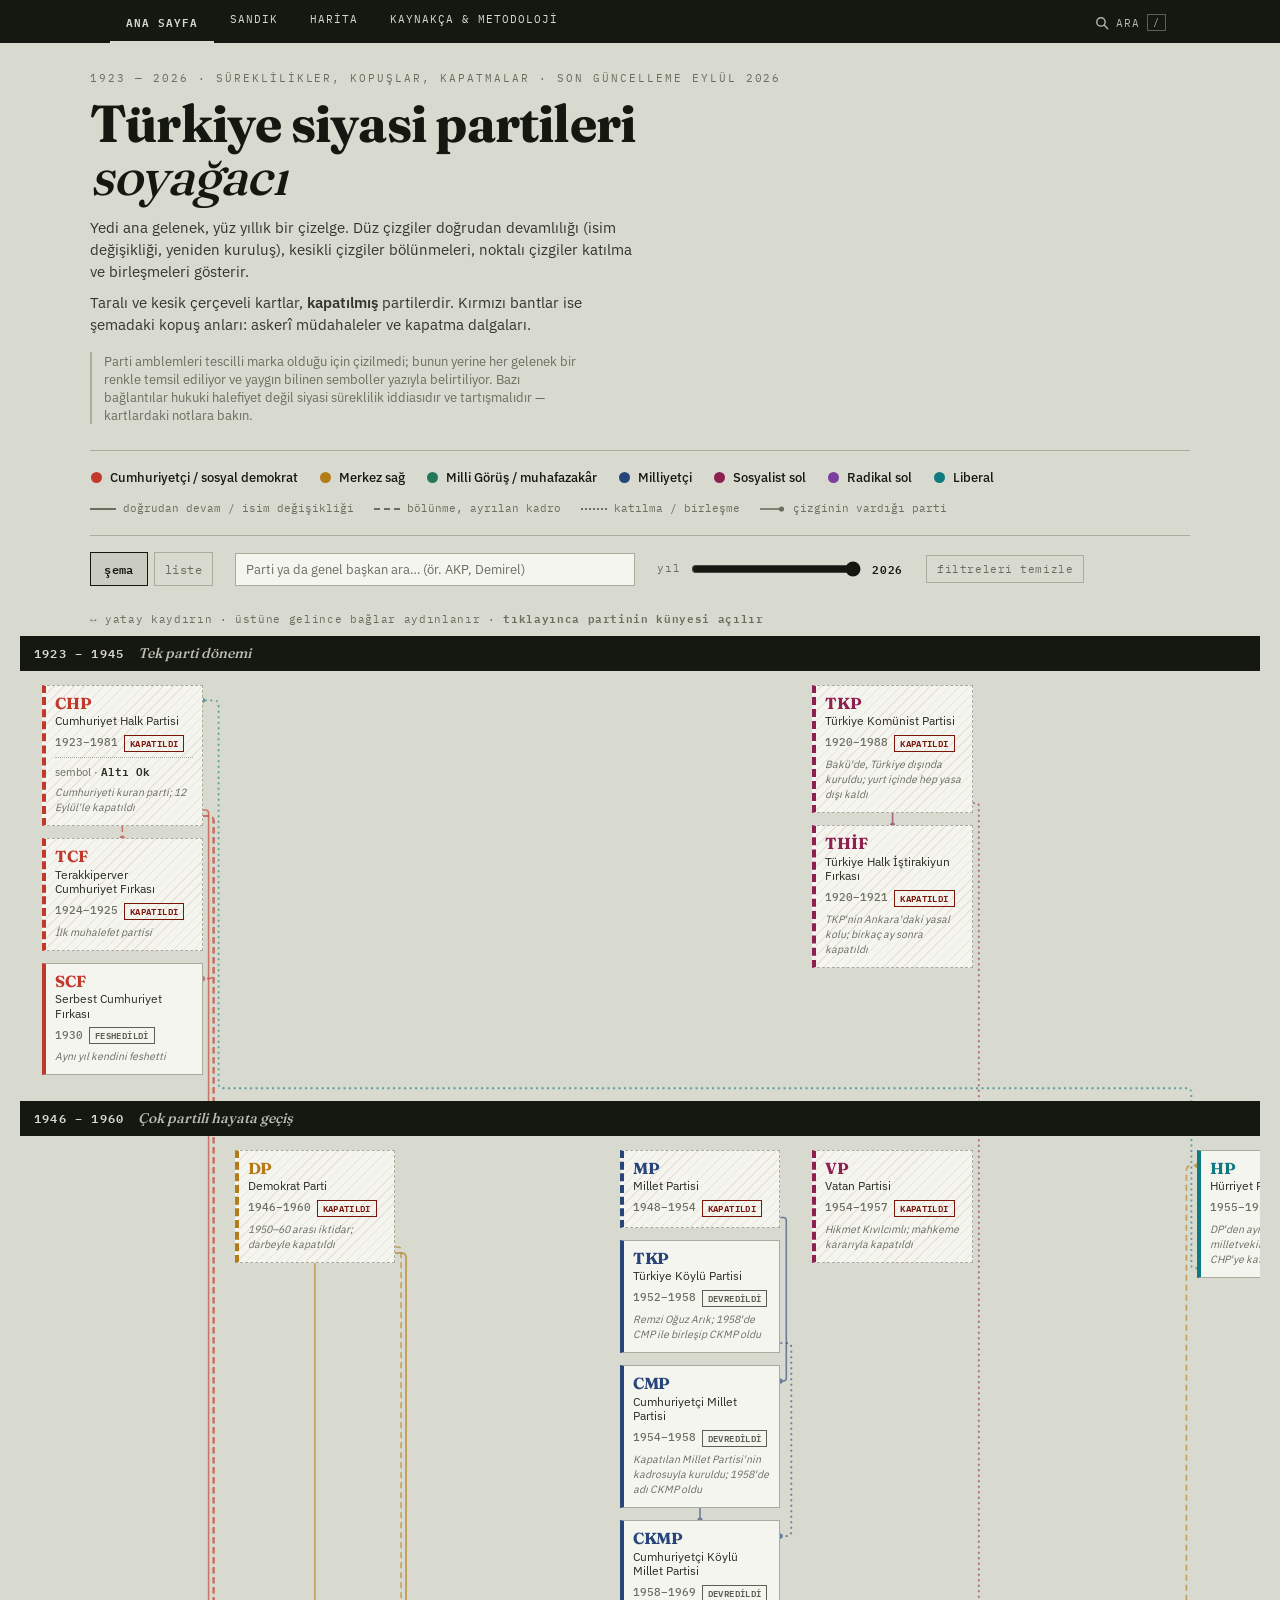
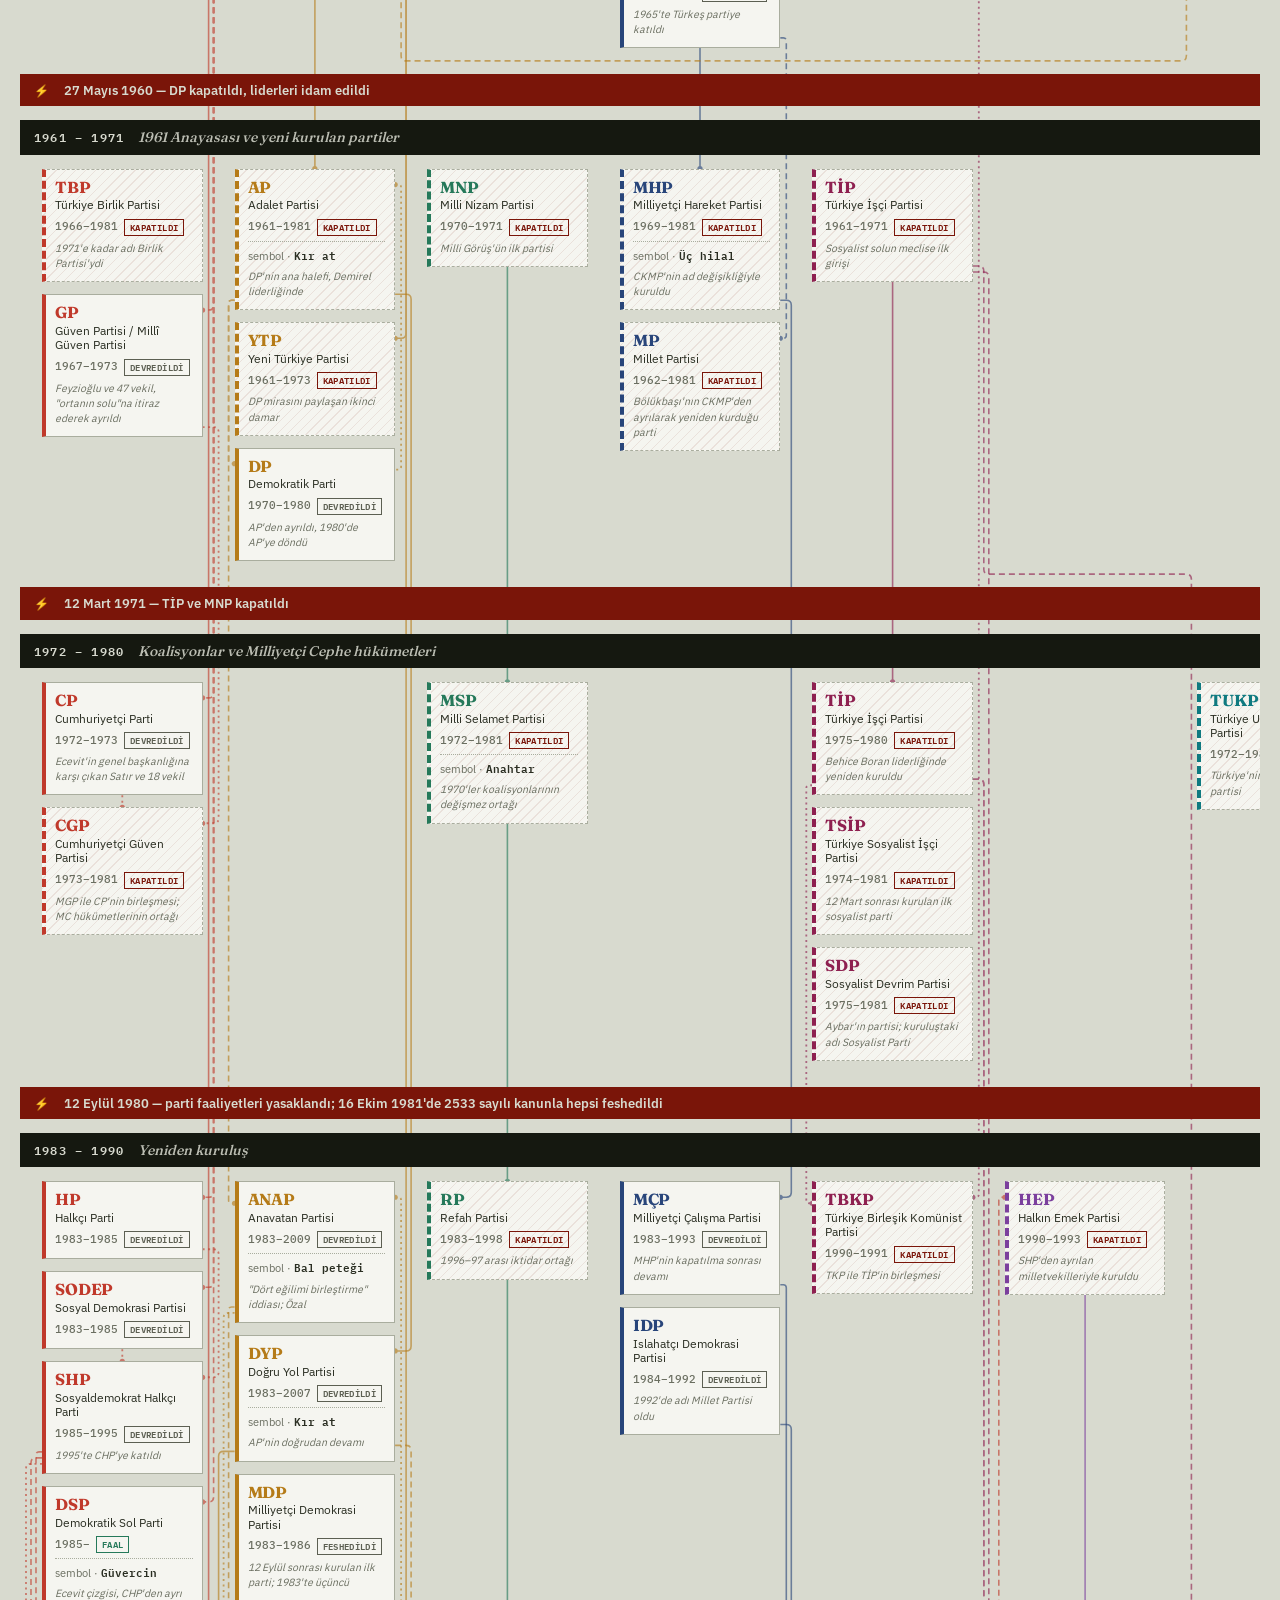
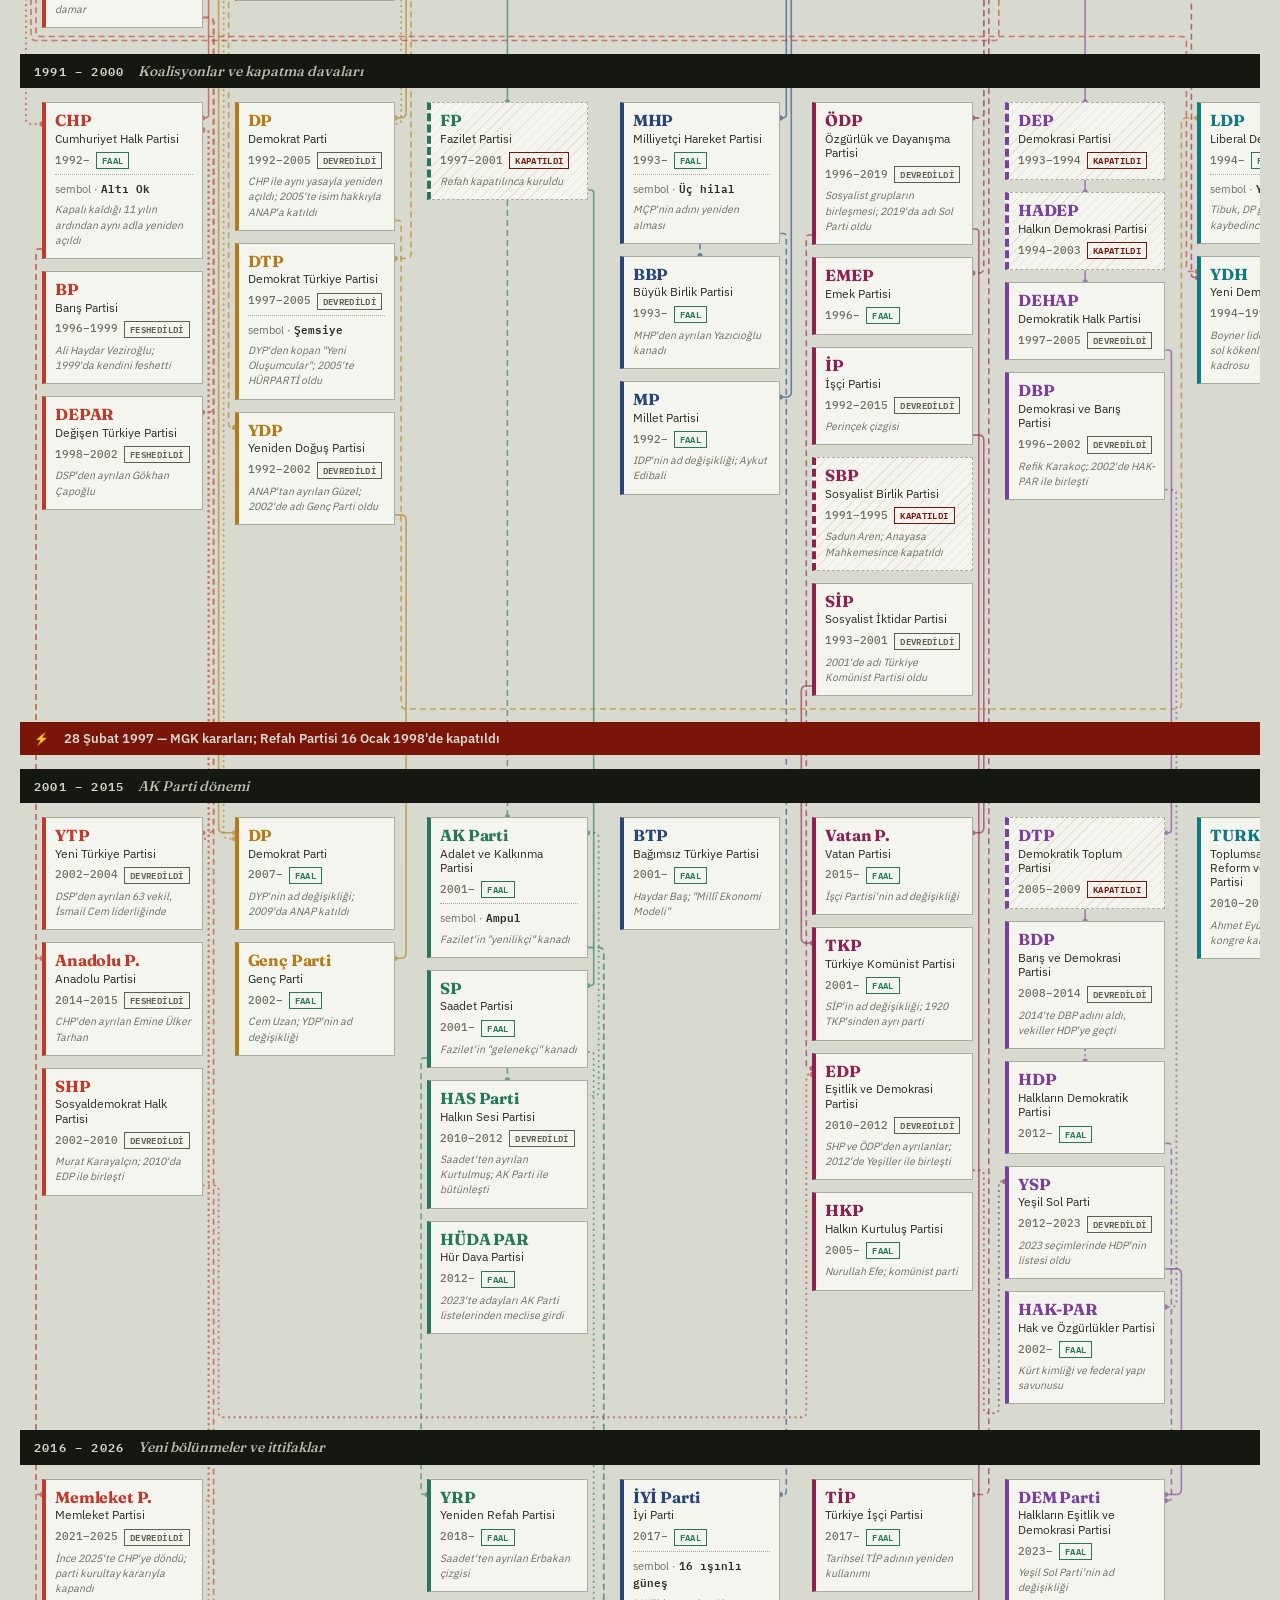
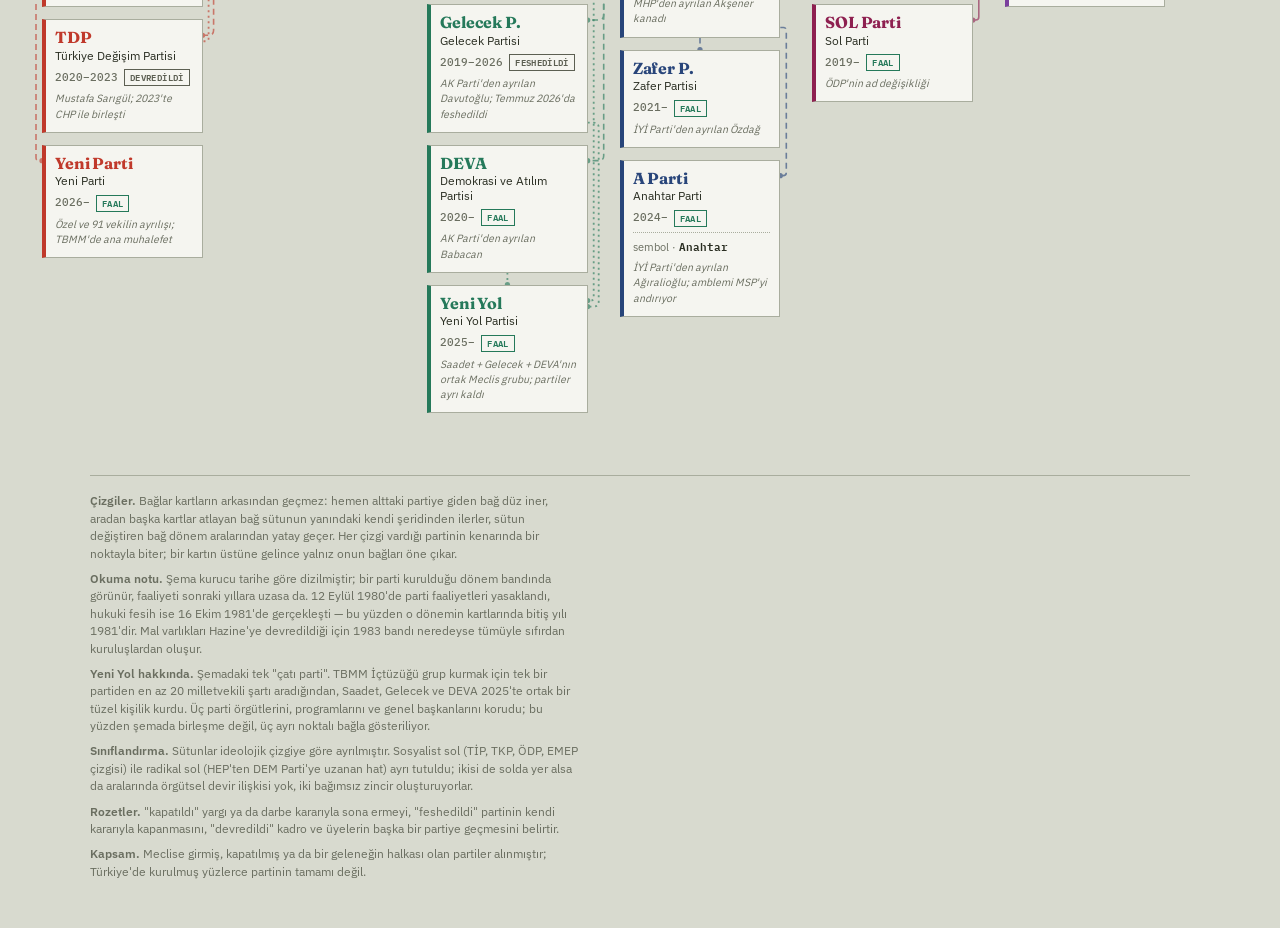
<file: index.html>
<!DOCTYPE html>
<html lang="tr">
<meta charset="utf-8">
<title>Türkiye Siyasi Partileri Soyağacı</title>
<meta name="viewport" content="width=device-width, initial-scale=1">
<meta name="description" content="1923'ten bugüne Türkiye'de kurulan siyasi partilerin soyağacı: yedi gelenek, süreklilikler, bölünmeler, birleşmeler ve kapatmalar tek şemada.">
<meta property="og:type" content="website">
<meta property="og:title" content="Türkiye Siyasi Partileri Soyağacı">
<meta property="og:description" content="1923'ten bugüne Türkiye'de kurulan siyasi partilerin soyağacı: yedi gelenek, süreklilikler, bölünmeler, birleşmeler ve kapatmalar tek şemada.">
<meta property="og:locale" content="tr_TR">
<meta property="og:site_name" content="Türkiye Siyasi Partileri Soyağacı">
<meta property="og:url" content="https://emrebiltekin.me/soyagaci/">
<meta property="og:image" content="https://emrebiltekin.me/soyagaci/paylasim/kapak-soyagaci.png">
<meta property="og:image:width" content="1200">
<meta property="og:image:height" content="630">
<meta property="og:image:alt" content="Türkiye siyasi partilerinin soyağacı şeması: yedi gelenek, partiler ve aralarındaki bağlar">
<meta name="twitter:card" content="summary_large_image">
<meta name="twitter:title" content="Türkiye Siyasi Partileri Soyağacı">
<meta name="twitter:description" content="1923'ten bugüne Türkiye'de kurulan siyasi partilerin soyağacı: yedi gelenek, süreklilikler, bölünmeler, birleşmeler ve kapatmalar tek şemada.">
<meta name="twitter:image" content="https://emrebiltekin.me/soyagaci/paylasim/kapak-soyagaci.png">
<link rel="canonical" href="https://emrebiltekin.me/soyagaci/">
<meta name="robots" content="noindex">
<link rel="icon" href="paylasim/simge.svg" type="image/svg+xml">
<link rel="apple-touch-icon" href="paylasim/simge-180.png">
<meta name="theme-color" content="#151810">
<link rel="stylesheet" href="ortak.css">
<style>
  /* Bu sayfaya (soyağacı şeması) özel stiller. Fontlar, tasarım tokenları, üst menü ve temel tipografi ortak.css içinde. */

  .lejant{
    max-width:1100px;margin:22px auto 0;display:flex;flex-wrap:wrap;gap:6px 20px;
    padding-top:16px;border-top:1px solid var(--cizgi);
  }
  .lej{
    display:flex;align-items:center;gap:8px;font-size:12.5px;font-weight:500;
    cursor:pointer;padding:2px 6px;margin:-2px -6px;border:1px solid transparent;
  }
  .lej:hover{border-color:var(--cizgi)}
  .lej:focus-visible{outline:2px solid var(--murekkep);outline-offset:2px}
  .lej.secili{border-color:var(--murekkep);background:rgba(21,24,16,.07)}
  .dot{width:11px;height:11px;border-radius:50%;flex:none}
  .lejant2{
    max-width:1100px;margin:14px auto 0;display:flex;flex-wrap:wrap;gap:6px 20px;
    font-family:"IBM Plex Mono",monospace;font-size:11px;color:var(--soluk);
  }
  .lejant2 span{display:flex;align-items:center;gap:7px}
  .lejant2 svg{flex:none;color:var(--soluk)}
  .swatch{width:26px;height:0;border-top:2px solid var(--soluk);flex:none}
  .swatch.kesik{border-top-style:dashed}
  .swatch.nokta{border-top-style:dotted}


  .kaydir-ipucu{
    max-width:1100px;margin:24px auto 8px;font-family:"IBM Plex Mono",monospace;
    font-size:11px;color:var(--soluk);letter-spacing:.06em;
  }
  .mobil-ipucu{display:none}
  .scroller{overflow-x:auto;overflow-y:hidden;-webkit-overflow-scrolling:touch;padding-bottom:10px}

  #chart{position:relative;min-width:1360px;max-width:1500px;margin:0 auto}
  #edges{position:absolute;inset:0;width:100%;height:100%;pointer-events:none;z-index:0;overflow:visible}

  /* sütun araları (32 px, beş şerit) ve iki dış kenar (22 px, üç şerit), bağ çizgilerinin şeritleridir */
  .satir{
    display:grid;grid-template-columns:repeat(7,minmax(0,1fr));gap:0 32px;padding:0 22px;
    margin-bottom:26px;position:relative;z-index:1;
  }
  .hucre{display:flex;flex-direction:column;gap:12px}

  /* kartlar şeritlere yer açmak için dar: yıl ve rozet tek satıra sığsın diye iç boşluk ve rozet harf aralığı az */
  #chart .kart{padding:9px 9px 10px}
  #chart .kart .rozet{letter-spacing:.04em}
  .kart .kisa{
    font-family:"Fraunces",serif;font-weight:700;font-size:16px;line-height:1.1;
    color:var(--aile);margin-bottom:2px;letter-spacing:-.01em;
  }
  .kart .ad{font-size:11.5px;line-height:1.25;color:#2A2E22;margin-bottom:6px}
  .kart .yil{
    font-family:"IBM Plex Mono",monospace;font-size:11px;font-weight:500;color:var(--soluk);
    display:flex;align-items:center;gap:6px;flex-wrap:wrap;
  }
  .kart .sembol{
    font-size:10.5px;color:var(--soluk);margin-top:5px;padding-top:5px;
    border-top:1px dotted var(--cizgi);
  }
  .kart .sembol b{font-family:"IBM Plex Mono",monospace;font-weight:600;color:#2A2E22}
  .kart .not{font-size:10.5px;color:var(--soluk);margin-top:5px;font-style:italic}

  .kart.kapatildi{
    background:
      repeating-linear-gradient(-45deg,
        transparent 0 6px,
        rgba(122,21,9,.09) 6px 7px);
    background-color:var(--kart);
    border-style:dashed;
  }

  #chart.odak .kart{opacity:.28}
  #chart.odak .kart.aktif{opacity:1}
  #chart.odak .kart.komsu{opacity:1}

  #chart.filtreli .kart{opacity:.2}
  #chart.filtreli .kart.sonuc{opacity:1}

  /* bağlar: aynı şeridi paylaşan bağlar bir demette çizilir (üst üste binen kısımları koyulaşmasın diye
     saydamlık demete verilir); her bağın ucu hedef kartın kenarında bir noktadır */
  #edges .demet{opacity:.62;transition:opacity .18s}
  #edges .kenar{transition:opacity .18s}
  #edges .kenar path{fill:none;stroke-width:1.6;stroke-linejoin:round;transition:stroke-width .18s}
  #edges .kenar.bolunme path{stroke-dasharray:6 4}
  #edges .kenar.katilma path{stroke-dasharray:2 3.5;stroke-width:1.8}
  #chart.odak #edges .demet{opacity:1}
  #chart.odak #edges .kenar{opacity:.07}
  #chart.odak #edges .kenar.aktif{opacity:1}
  #chart.odak #edges .kenar.aktif path{stroke-width:2.4}

  /* liste görünümü: parti dizini */
  .gorunum .tur-dugme{min-width:58px}
  .liste-ipucu{display:none}
  .mobil-yana{display:none}
  body.liste .masaustu-ipucu,body.liste .mobil-ipucu,body.liste .scroller,body.liste .lejant2{display:none}
  body.liste .liste-ipucu{display:block}
  .dizin{max-width:1100px;margin:0 auto}
  .dz-tablo{width:100%;border-collapse:collapse;background:var(--kart);border:1px solid var(--cizgi);
    font-size:13px;font-variant-numeric:tabular-nums}
  .dz-tablo th,.dz-tablo td{text-align:left;padding:9px 12px;border-bottom:1px dotted var(--cizgi);white-space:nowrap}
  .dz-tablo thead th{position:sticky;top:0;z-index:2;padding:0;background:var(--kart);border-bottom:1px solid var(--murekkep)}
  .dz-tablo thead button{
    display:block;width:100%;padding:11px 12px 9px;background:none;border:0;cursor:pointer;text-align:inherit;
    font-family:"IBM Plex Mono",monospace;font-size:10px;letter-spacing:.12em;text-transform:uppercase;color:var(--soluk);
  }
  .dz-tablo thead button:hover,.dz-tablo th[aria-sort] button{color:var(--murekkep)}
  .dz-tablo th[aria-sort] button{font-weight:600}
  .dz-tablo th[aria-sort="ascending"] button::after{content:" ↑"}
  .dz-tablo th[aria-sort="descending"] button::after{content:" ↓"}
  .dz-tablo thead button:focus-visible{outline:2px solid var(--murekkep);outline-offset:-2px}
  .dz-tablo tbody tr{cursor:pointer;transition:background .12s}
  .dz-tablo tbody tr:hover{background:rgba(21,24,16,.045)}
  .dz-tablo tbody tr:focus-visible{outline:2px solid var(--murekkep);outline-offset:-2px}
  .dz-tablo tbody td:first-child{border-left:4px solid var(--aile)}
  .dz-tablo .dz-sayi{text-align:right}
  .dz-tablo td.dz-sayi{font-family:"IBM Plex Mono",monospace;font-size:12px}
  .dz-parti{white-space:normal!important;min-width:230px}
  .dz-parti b{font-family:"Fraunces",serif;font-size:15.5px;font-weight:700;color:var(--aile);margin-right:9px;letter-spacing:-.01em}
  .dz-parti span{font-size:12px;color:#2A2E22}
  .dz-gelenek{font-size:12px;color:var(--soluk)}
  .dz-gelenek i{display:inline-block;width:8px;height:8px;border-radius:50%;margin-right:7px;vertical-align:1px}
  .dz-yil{font-family:"IBM Plex Mono",monospace;font-size:12px}
  .dz-oy small{font-size:11px;color:var(--soluk);margin-left:7px}
  .dz-not{font-size:12px;color:var(--soluk);max-width:80ch;margin:10px 0 0}

  @media (max-width:560px){
    .kart .sembol,.kart .not{font-size:12px}
  }
  @media (max-width:760px){
    .masaustu-ipucu{display:none}
    .mobil-ipucu{display:block}

    .scroller{overflow-x:visible}
    #chart{min-width:0;max-width:100%}
    #edges{display:none}

    .satir{display:flex;flex-direction:column;gap:10px;padding:0}
    .hucre:empty{display:none}

    /* telefonda tablo yatay kayar, parti sütunu solda sabit kalır; gelenek rengi kenarda */
    .dz-kap{overflow-x:auto;margin:0 -14px;padding:0 14px}
    .dz-tablo thead th{position:static}
    .dz-tablo td:first-child,.dz-tablo th:first-child{position:sticky;left:0;z-index:1;background:var(--kart)}
    .dz-gelenek-s{display:none}
    .mobil-yana{display:inline}
    .dz-parti{min-width:180px}
    .dz-parti b{display:block;margin:0 0 1px}

  }
</style>

<nav class="ustmenu">
  <div class="ustmenu-ic">
    <a href="index.html" class="ustmenu-link aktif">Ana sayfa</a>
    <a href="sandik.html" class="ustmenu-link">Sandık</a>
    <a href="harita.html" class="ustmenu-link">Harita</a>
    <a href="kaynakca.html" class="ustmenu-link">Kaynakça<span class="uzun"> &amp; metodoloji</span></a>
  </div>
</nav>
<div class="wrap">
  <header>
    <div class="eyebrow">1923 — 2026 · süreklilikler, kopuşlar, kapatmalar · son güncelleme Eylül 2026</div>
    <h1>Türkiye siyasi partileri<br><em>soyağacı</em></h1>
    <p class="lede">Yedi ana gelenek, yüz yıllık bir çizelge. Düz çizgiler doğrudan devamlılığı (isim değişikliği, yeniden kuruluş), kesikli çizgiler bölünmeleri, noktalı çizgiler katılma ve birleşmeleri gösterir.</p>
    <p class="lede" style="margin-top:10px">Taralı ve kesik çerçeveli kartlar, <b>kapatılmış</b> partilerdir. Kırmızı bantlar ise şemadaki kopuş anları: askerî müdahaleler ve kapatma dalgaları.</p>
    <p class="disclaimer">Parti amblemleri tescilli marka olduğu için çizilmedi; bunun yerine her gelenek bir renkle temsil ediliyor ve yaygın bilinen semboller yazıyla belirtiliyor. Bazı bağlantılar hukuki halefiyet değil siyasi süreklilik iddiasıdır ve tartışmalıdır — kartlardaki notlara bakın.</p>
  </header>

  <div class="lejant" id="lejant"></div>
  <div class="lejant2">
    <span><i class="swatch"></i> doğrudan devam / isim değişikliği</span>
    <span><i class="swatch kesik"></i> bölünme, ayrılan kadro</span>
    <span><i class="swatch nokta"></i> katılma / birleşme</span>
    <span><svg width="26" height="8" aria-hidden="true"><line x1="0" y1="4" x2="21" y2="4" stroke="currentColor" stroke-width="1.6"/><circle cx="21.5" cy="4" r="2.6" fill="currentColor"/></svg> çizginin vardığı parti</span>
  </div>

  <div class="araclar">
    <div class="turlar gorunum" role="group" aria-label="Görünüm">
      <button type="button" class="tur-dugme" data-gorunum="sema" aria-pressed="true">şema</button>
      <button type="button" class="tur-dugme" data-gorunum="liste" aria-pressed="false">liste</button>
    </div>
    <input id="ara" class="ara-kutu" type="search" placeholder="Parti ya da genel başkan ara… (ör. AKP, Demirel)" autocomplete="off" aria-label="Parti ya da genel başkan ara">
    <span id="araSonuc" class="ara-sonuc" aria-live="polite"></span>
    <div class="yil-filtre">
      <span>yıl</span>
      <input id="yilKaydirici" type="range" step="1" aria-label="Yıl filtresi">
      <span id="yilDeger" class="yil-deger"></span>
    </div>
    <button id="filtreTemizle" class="temizle-buton" type="button">filtreleri temizle</button>
  </div>

  <div class="kaydir-ipucu masaustu-ipucu">↔ yatay kaydırın · üstüne gelince bağlar aydınlanır · <b>tıklayınca partinin künyesi açılır</b></div>
  <div class="kaydir-ipucu mobil-ipucu">dönem başlığına dokunarak açıp kapatın · <b>karta dokununca künyesi açılır</b></div>
  <div class="kaydir-ipucu liste-ipucu">sütun başlığına tıklayınca sıralanır<span class="mobil-yana"> · tablo yana kayar</span> · <b>satıra tıklayınca partinin künyesi açılır</b></div>

  <div class="scroller">
    <div id="chart">
      <svg id="edges"></svg>
      <div id="rows"></div>
    </div>
  </div>
  <div id="dizin" class="dizin" hidden></div>

  <div id="perde"></div>
  <aside id="panel" role="dialog" aria-modal="true" aria-labelledby="p-kisa" inert aria-hidden="true">
    <button id="kapat" aria-label="Kapat">✕</button>
    <div id="p-govde"></div>
  </aside>

  <footer>
    <p><b>Çizgiler.</b> Bağlar kartların arkasından geçmez: hemen alttaki partiye giden bağ düz iner, aradan başka
      kartlar atlayan bağ sütunun yanındaki kendi şeridinden ilerler, sütun değiştiren bağ dönem aralarından yatay geçer.
      Her çizgi vardığı partinin kenarında bir noktayla biter; bir kartın üstüne gelince yalnız onun bağları öne çıkar.</p>
    <p><b>Okuma notu.</b> Şema kurucu tarihe göre dizilmiştir; bir parti kurulduğu dönem bandında görünür, faaliyeti sonraki yıllara uzasa da. 12 Eylül 1980'de parti faaliyetleri yasaklandı, hukuki fesih ise 16 Ekim 1981'de gerçekleşti — bu yüzden o dönemin kartlarında bitiş yılı 1981'dir. Mal varlıkları Hazine'ye devredildiği için 1983 bandı neredeyse tümüyle sıfırdan kuruluşlardan oluşur.</p>
    <p><b>Yeni Yol hakkında.</b> Şemadaki tek "çatı parti". TBMM İçtüzüğü grup kurmak için tek bir partiden en az 20 milletvekili şartı aradığından, Saadet, Gelecek ve DEVA 2025'te ortak bir tüzel kişilik kurdu. Üç parti örgütlerini, programlarını ve genel başkanlarını korudu; bu yüzden şemada birleşme değil, üç ayrı noktalı bağla gösteriliyor.</p>
    <p><b>Sınıflandırma.</b> Sütunlar ideolojik çizgiye göre ayrılmıştır. Sosyalist sol (TİP, TKP, ÖDP, EMEP çizgisi) ile radikal sol (HEP'ten DEM Parti'ye uzanan hat) ayrı tutuldu; ikisi de solda yer alsa da aralarında örgütsel devir ilişkisi yok, iki bağımsız zincir oluşturuyorlar.</p>
    <p><b>Rozetler.</b> "kapatıldı" yargı ya da darbe kararıyla sona ermeyi, "feshedildi" partinin kendi kararıyla kapanmasını, "devredildi" kadro ve üyelerin başka bir partiye geçmesini belirtir.</p>
    <p><b>Kapsam.</b> Meclise girmiş, kapatılmış ya da bir geleneğin halkası olan partiler alınmıştır; Türkiye'de kurulmuş yüzlerce partinin tamamı değil.</p>
  </footer>
</div>

<script src="veri/partiler.js"></script>
<script src="veri/sandik.js"></script>
<script src="veri/genel-baskanlar.js"></script>
<script src="ortak.js"></script>
<script src="sandik-mantik.js"></script>
<script>
(function(){
  const {AILE, BILGI, DONEMLER, N, E, ROZET} = window.PARTILER;
  const SANDIK = window.SANDIK;
  const SM = SandikMantik.olustur(window.PARTILER, Ortak);

  const GUNCEL_YIL=2026;
  let arama="", aileFiltre=null, yilFiltre=null, filtreAktif=false;

  const lej = document.getElementById("lejant");
  AILE.forEach((a,i)=>{
    const d=document.createElement("div"); d.className="lej";
    d.innerHTML='<i class="dot" style="background:'+a.ham+'"></i>'+a.ad;
    d.tabIndex=0; d.setAttribute("role","button"); d.setAttribute("aria-pressed","false");
    function ailesecTogla(){
      document.querySelectorAll(".lej").forEach(x=>{x.classList.remove("secili"); x.setAttribute("aria-pressed","false");});
      if(aileFiltre===i){ aileFiltre=null; }
      else{ aileFiltre=i; d.classList.add("secili"); d.setAttribute("aria-pressed","true"); }
      filtreUygula();
    }
    d.addEventListener("click",ailesecTogla);
    d.addEventListener("keydown",e=>{ if(e.key==="Enter"||e.key===" "){ e.preventDefault(); ailesecTogla(); } });
    lej.appendChild(d);
  });

  const rows=document.getElementById("rows");
  DONEMLER.forEach((d,i)=>{
    const b=document.createElement("div"); b.className="banner";
    b.innerHTML='<span class="yil">'+d.yil+'</span><span class="ad">'+d.ad+'</span><span class="ok" aria-hidden="true">−</span>';
    rows.appendChild(b);

    const s=document.createElement("div"); s.className="satir"; s.id="donem-"+i;
    for(let c=0;c<7;c++){
      const h=document.createElement("div"); h.className="hucre"; h.dataset.col=c;
      N.filter(n=>n.donem===i && n.aile===c).forEach(n=>h.appendChild(kart(n)));
      s.appendChild(h);
    }
    rows.appendChild(s);

    Ortak.bantKur(b, s, ciz);

    if(d.kesinti){
      const k=document.createElement("div"); k.className="banner kesinti";
      k.innerHTML='<span class="yil">⚡</span><span class="ad">'+d.kesinti.metin+'</span>';
      rows.appendChild(k);
    }
  });

  function kart(n){
    const el=document.createElement("div");
    el.className="kart"+(n.durum==="kapatildi"?" kapatildi":"");
    el.style.setProperty("--aile",AILE[n.aile].ham);
    el.dataset.id=n.id;
    el.tabIndex=0;
    el.setAttribute("role","button");
    el.addEventListener("keydown",e=>{
      if(e.key==="Enter"||e.key===" "){ e.preventDefault(); ac(n.id); }
    });
    const r=ROZET[n.durum];
    el.innerHTML =
      '<div class="kisa">'+n.kisa+'</div>'+
      '<div class="ad">'+n.ad+'</div>'+
      '<div class="yil">'+n.yil.replace(/\s–\s?/,"–")+' <span class="rozet '+r[1]+'">'+r[0]+'</span></div>'+
      (n.sembol?'<div class="sembol">sembol · <b>'+n.sembol+'</b></div>':'')+
      (n.not?'<div class="not">'+n.not+'</div>':'');
    return el;
  }

  const chart=document.getElementById("chart");
  const svg=document.getElementById("edges");
  const yol={};

  /* ---- bağ çizimi. Çizgiler kartların arkasından geçmez:
     · aynı sütunda hemen alttaki karta giden bağ düz iner;
     · aynı sütunda arada kart varsa bağ sütunun yanındaki bir şeritten iner ve hedef kartın kenarına bağlanır;
       aynı kaynaktan aynı türde çıkan bağlar (yukarı giden katılmalarda aynı hedefe varanlar) bir şeridi paylaşır;
     · sütun değiştiren bağ şeritten dönem altındaki boşluğa iner, oradan yatay geçip hedef sütunun şeridine girer.
     Şeritler, üst üste binmesinler diye aralık boyama ile dağıtılır. ---- */
  const SIRA={};   // sütun içindeki yukarıdan aşağı sıra (dönem, sonra hücre içi)
  for(let c=0;c<7;c++){ let i=0; DONEMLER.forEach((d,di)=>N.filter(n=>n.donem===di&&n.aile===c).forEach(n=>{SIRA[n.id]=i++;})); }
  const SVGNS="http://www.w3.org/2000/svg";
  const SERIT_ILK=6, SERIT_ARA=5, KOSE=5;   // şeridin karta uzaklığı, şeritler arası (32 px'lik arada 5 şerit)
  // dik açılı kırık çizgi; köşeler yuvarlatılır, aynı doğrultudaki ara noktalar atlanır
  function kirikYol(nk){
    const l=[];
    nk.forEach(n=>{
      const s=l[l.length-1]; if(s&&s[0]===n[0]&&s[1]===n[1]) return;
      const o=l[l.length-2];
      if(s&&o&&((o[0]===s[0]&&s[0]===n[0])||(o[1]===s[1]&&s[1]===n[1]))) l[l.length-1]=n; else l.push(n);
    });
    let d="M "+l[0][0].toFixed(1)+" "+l[0][1].toFixed(1);
    for(let i=1;i<l.length-1;i++){
      const [x0,y0]=l[i-1],[x1,y1]=l[i],[x2,y2]=l[i+1];
      const r=Math.min(KOSE,Math.hypot(x1-x0,y1-y0)/2,Math.hypot(x2-x1,y2-y1)/2);
      d+=" L "+(x1-Math.sign(x1-x0)*r).toFixed(1)+" "+(y1-Math.sign(y1-y0)*r).toFixed(1)+
         " Q "+x1.toFixed(1)+" "+y1.toFixed(1)+" "+(x1+Math.sign(x2-x1)*r).toFixed(1)+" "+(y1+Math.sign(y2-y1)*r).toFixed(1);
    }
    const s=l[l.length-1];
    return d+" L "+s[0].toFixed(1)+" "+s[1].toFixed(1);
  }
  function ciz(){
    svg.innerHTML="";
    const cb=chart.getBoundingClientRect();
    svg.setAttribute("viewBox","0 0 "+chart.offsetWidth+" "+chart.offsetHeight);
    for(const k in yol) delete yol[k];
    if(getComputedStyle(svg).display==="none") return;   // telefonda bağlar çizilmez
    // görünür kartların kutuları ve sütun sınırları (şema koordinatlarında); kapalı dönemdeki kart ölçülemez
    const K={};
    chart.querySelectorAll(".kart").forEach(el=>{
      if(el.offsetParent===null) return;
      const r=el.getBoundingClientRect();
      K[el.dataset.id]={x1:r.left-cb.left, x2:r.right-cb.left, y1:r.top-cb.top, y2:r.bottom-cb.top};
    });
    const satir=[...chart.querySelectorAll(".satir")].find(x=>x.offsetParent!==null);
    if(!satir) return;
    const SX=[...satir.children].map(h=>{ const r=h.getBoundingClientRect(); return {x1:r.left-cb.left, x2:r.right-cb.left}; });
    // dönem altındaki yatay geçit: satırın altındaki boşluğun ortası
    const GECIT={};
    chart.querySelectorAll(".satir").forEach(x=>{
      if(x.offsetParent===null) return;
      GECIT[+x.id.replace("donem-","")]=x.getBoundingClientRect().bottom-cb.top+13;
    });
    const nb=id=>N.find(n=>n.id===id);
    // bir karta bağlanan her bağ kartın kenarında ayrı bir yükseklikte durur: girişler başlığın hizasından
    // aşağı, çıkışlar kartın altından yukarı doğru 6 px arayla dizilir
    const ustSay={}, altSay={};
    const ustY=id=>K[id].y1+16+6*(ustSay[id]=(ustSay[id]||0)+1)-6;
    const altY=id=>K[id].y2-10-6*(altSay[id]=(altSay[id]||0)+1)+6;

    // şerit yuvaları: her sütun arası (ve iki dış kenar) eşit aralıklı yuvalara bölünür; komşu iki sütun aynı
    // yuvaları paylaşır, böylece iki şerit aynı yerde aynı yükseklikte hiç buluşmaz. Sütunun sağındaki aralıkta
    // yuvalar soldan, solundakinde sağdan doldurulur; önce sütunun kendi yarısı, gerekirse aralığın tamamı.
    const ARALIK=[], W=chart.offsetWidth;
    for(let g=0;g<=7;g++){
      const x1=g===0?0:SX[g-1].x2, x2=g===7?W:SX[g].x1, yuva=[];
      for(let x=x1+SERIT_ILK;x<=x2-SERIT_ILK+0.5;x+=SERIT_ARA) yuva.push({x, dolu:[]});
      ARALIK.push({orta:(x1+x2)/2, yuva});
    }
    function seritAl(c,yanlar,y1,y2){
      const bos=y=>!y.dolu.some(([p,q])=>p<y2+6&&y1<q+6);
      for(const tum of [false,true]) for(const yan of yanlar){
        const a=ARALIK[yan==="R"?c+1:c], sira=yan==="R"?a.yuva:a.yuva.slice().reverse();
        const y=sira.find(y=>(tum||(yan==="R"?y.x<=a.orta:y.x>=a.orta))&&bos(y));
        if(y){ y.dolu.push([y1,y2]); return {yan, x:y.x}; }
      }
      // hiç boş yuva yoksa (şimdiki veride olmuyor) ilk yanın en yakın yuvası
      const a=ARALIK[yanlar[0]==="R"?c+1:c], y=yanlar[0]==="R"?a.yuva[0]:a.yuva[a.yuva.length-1];
      if(!y) return {yan:yanlar[0], x:a.orta};
      y.dolu.push([y1,y2]); return {yan:yanlar[0], x:y.x};
    }
    const kenarX=(kutu,yan)=> yan==="L" ? kutu.x1 : kutu.x2;

    // bağları sınıfla
    const duz=[], gruplar={}, capraz=[], CY=new Map(), GECIT_IZ={};
    E.forEach(e=>{
      const A=K[e[0]], B=K[e[1]]; if(!A||!B) return;
      const a=nb(e[0]), b=nb(e[1]);
      if(a.aile===b.aile){
        const fark=SIRA[b.id]-SIRA[a.id];
        if(Math.abs(fark)===1){ duz.push(e); return; }
        const anahtar = fark>0 ? "a|"+e[0]+"|"+e[2] : "y|"+e[1]+"|"+e[2];
        let g=gruplar[anahtar];
        if(!g){ const kok=fark>0?e[0]:e[1];
          g=gruplar[anahtar]={c:a.aile, yukari:fark<0, kok:K[kok], y1:fark>0?altY(kok):ustY(kok), bag:[], uc:new Map()}; }
        g.bag.push(e);
        g.uc.set(e, ustY(fark>0?e[1]:e[0]));   // öbür ucun kenardaki yüksekliği
      } else capraz.push(e);
    });
    // şeritleri yukarıdan aşağı ayır (aralık boyama)
    const istek=[];
    Object.values(gruplar).forEach(g=>{
      g.y2 = Math.max(...g.uc.values());
      // önce sağ yan: kartın sağ kenarı renksizdir, şerit kartın renkli sol şeridiyle karışmaz
      istek.push({y:g.y1, isle:()=>{ g.s=seritAl(g.c,["R","L"],g.y1,g.y2); }});
    });
    capraz.forEach(e=>{
      const a=nb(e[0]), b=nb(e[1]), A=K[e[0]], B=K[e[1]];
      // geçitte yatay kısımları çakışan bağlar ayrı izlere (geçidin ortası, 4 px yukarı, 4 px aşağı…) yerleşir
      const gi=Math.min(a.donem,b.donem), gx1=SX[Math.min(a.aile,b.aile)].x1-26, gx2=SX[Math.max(a.aile,b.aile)].x2+26;
      const izler=GECIT_IZ[gi]=GECIT_IZ[gi]||[];
      let iz=0; while(izler[iz]&&izler[iz].some(([p,q])=>p<gx2&&gx1<q)) iz++;
      (izler[iz]=izler[iz]||[]).push([gx1,gx2]);
      const gy=GECIT[gi]+[0,-4,4,-8,8][Math.min(iz,4)];
      const sag=b.aile>a.aile, y={gy, ay:altY(e[0]), by:ustY(e[1])};
      CY.set(e,y);
      istek.push({y:Math.min(y.ay,gy), isle:()=>{
        // önce karşıya bakan yan; o aralık doluysa öbür yan (geçit yatay olduğu için iki yan da varır)
        y.sa=seritAl(a.aile, sag?["R","L"]:["L","R"], Math.min(y.ay,gy), Math.max(y.ay,gy));
        y.sb=seritAl(b.aile, sag?["L","R"]:["R","L"], Math.min(y.by,gy), Math.max(y.by,gy));
      }});
    });
    istek.sort((x,y)=>x.y-y.y).forEach(x=>x.isle());

    // çizim
    function bagCiz(demet,e,noktalar,ucBasta){
      const kaynak=nb(e[0]), renk=AILE[kaynak.aile].ham;
      const g=document.createElementNS(SVGNS,"g"); g.setAttribute("class","kenar "+e[2]);
      const p=document.createElementNS(SVGNS,"path");
      p.setAttribute("d",kirikYol(noktalar)); p.setAttribute("stroke",renk);
      const uc=noktalar[ucBasta?0:noktalar.length-1], u=document.createElementNS(SVGNS,"circle");
      u.setAttribute("cx",uc[0]); u.setAttribute("cy",uc[1]); u.setAttribute("r",2.6); u.setAttribute("fill",renk);
      g.appendChild(p); g.appendChild(u); demet.appendChild(g);
      (yol[e[0]]=yol[e[0]]||[]).push({p:g,other:e[1]});
      (yol[e[1]]=yol[e[1]]||[]).push({p:g,other:e[0]});
    }
    const yeniDemet=()=>{ const d=document.createElementNS(SVGNS,"g"); d.setAttribute("class","demet"); svg.appendChild(d); return d; };
    duz.forEach(e=>{
      const A=K[e[0]], B=K[e[1]], x=(A.x1+A.x2)/2;
      bagCiz(yeniDemet(), e, B.y1>A.y1 ? [[x,A.y2],[x,B.y1]] : [[x,A.y1],[x,B.y2]]);
    });
    Object.values(gruplar).forEach(g=>{
      const d=yeniDemet(), x=g.s.x, kx=kenarX(g.kok,g.s.yan);
      g.bag.forEach(e=>{
        // yol, demetin ortak ucundan başlar ki kesik çizgilerin desenleri ortak kısımda örtüşsün
        const u=K[g.yukari?e[0]:e[1]], uy=g.uc.get(e);
        // yukarı giden katılmada yol hedeften başlar, uç noktası hedeftedir
        bagCiz(d, e, [[kx,g.y1],[x,g.y1],[x,uy],[kenarX(u,g.s.yan),uy]], g.yukari);
      });
    });
    capraz.forEach(e=>{
      const a=nb(e[0]), b=nb(e[1]), A=K[e[0]], B=K[e[1]], y=CY.get(e);
      const xa=y.sa.x, xb=y.sb.x;
      bagCiz(yeniDemet(), e, [[kenarX(A,y.sa.yan),y.ay],[xa,y.ay],[xa,y.gy],[xb,y.gy],[xb,y.by],[kenarX(B,y.sb.yan),y.by]]);
    });
  }

  /* ---- arama / sütun / yıl filtreleri ---- */
  function parseYil(y){
    const bas=+y.slice(0,4);
    if(y.indexOf("–")===-1) return {bas:bas, bit:bas};
    const m=y.match(/–\s*(\d{4})/);
    return {bas:bas, bit:m?+m[1]:GUNCEL_YIL};
  }

  function eslesiyorMu(n){
    if(aileFiltre!==null && n.aile!==aileFiltre) return false;
    if(yilFiltre!==null){
      const yr=parseYil(n.yil);
      if(yilFiltre<yr.bas || yilFiltre>yr.bit) return false;
    }
    if(arama && !SM.aramaEslesir(aranacak[n.id], arama)) return false;
    return true;
  }
  // aranacak metin: kısa ad, tam ad, sembol ve genel başkanlar; Türkçe harfler sadeleşir ("ozal" → Özal)
  const aranacak={};
  N.forEach(n=>{
    const gb=(window.GENEL_BASKANLAR||{})[n.id]||[];
    aranacak[n.id]=SM.aramaNormal([n.kisa,n.ad,n.sembol||""].concat(gb.map(x=>x.ad)).join(" "));
  });

  function filtreUygula(){
    filtreAktif=!!(arama || aileFiltre!==null || yilFiltre!==null);
    chart.classList.toggle("filtreli",filtreAktif);
    if(filtreAktif){
      chart.classList.remove("odak");
      chart.querySelectorAll(".aktif,.komsu").forEach(x=>x.classList.remove("aktif","komsu"));
    }
    let bulunan=0;
    chart.querySelectorAll(".kart").forEach(el=>{
      const e=filtreAktif && eslesiyorMu(bul(el.dataset.id));
      el.classList.toggle("sonuc",e);
      if(e) bulunan++;
    });
    dizinSuz();
    document.getElementById("araSonuc").textContent = filtreAktif ? (bulunan ? bulunan+" parti" : "eşleşen parti yok") : "";
    let duzenDegisti=false;
    if(filtreAktif){
      document.querySelectorAll(".satir.kapali").forEach(s=>{
        if(!s.querySelector(".kart.sonuc")) return;
        duzenDegisti=true;
        const b=document.querySelector('.banner[aria-controls="'+s.id+'"]');
        if(b) Ortak.bantDurum(b, s, false); else s.classList.remove("kapali");
      });
    }
    document.getElementById("filtreTemizle").classList.toggle("aktif",filtreAktif);
    // sadece kapalı bir dönem açıldıysa yükseklikler değişir; her tuş vuruşunda yeniden çizme
    if(duzenDegisti) ciz();
  }

  function vurgula(k){
    if(filtreAktif||!k) return;
    if(k.classList.contains("aktif")) return;   // aynı kart içinde gezinirken titremesin
    vurguyuSil();
    chart.classList.add("odak");
    k.classList.add("aktif");
    (yol[k.dataset.id]||[]).forEach(o=>{
      o.p.classList.add("aktif");
      const m=chart.querySelector('[data-id="'+o.other+'"]');
      if(m) m.classList.add("komsu");
    });
  }
  function vurguyuSil(){
    chart.classList.remove("odak");
    chart.querySelectorAll(".aktif,.komsu").forEach(x=>x.classList.remove("aktif","komsu"));
  }
  chart.addEventListener("mouseover",ev=>vurgula(ev.target.closest(".kart")));
  chart.addEventListener("mouseout",ev=>{
    // kart içindeki alt öğeler arasında gezinirken vurguyu düşürme
    const k=ev.target.closest(".kart"); if(!k) return;
    if(ev.relatedTarget&&k.contains(ev.relatedTarget)) return;
    vurguyuSil();
  });
  chart.addEventListener("focusin",ev=>vurgula(ev.target.closest(".kart")));
  chart.addEventListener("focusout",ev=>{
    const k=ev.target.closest(".kart"); if(!k) return;
    if(ev.relatedTarget&&k.contains(ev.relatedTarget)) return;
    vurguyuSil();
  });

  /* ---- açıklama paneli ---- */
  const panel=document.getElementById("panel");
  const perde=document.getElementById("perde");
  const govde=document.getElementById("p-govde");
  const ETIKET={devam:"doğrudan devam",bolunme:"bölünme",katilma:"katılma"};
  const Panel = Ortak.panelKur({
    panel, perde, govde,
    kapatDugmesi: document.getElementById("kapat"),
    odakSecici: ".kart, .dz-tablo tr",
    kapaninca: () => history.replaceState(null, "", location.pathname + location.search),
    // önceki / sonraki: şemadaki sırayla (dönem, sonra gelenek); süzgeç varken yalnız eşleşen kartlar
    gezinti: {
      komsu(id, yon){
        const l = gorunum==="liste" ? [...dizin.querySelectorAll("tbody tr:not([hidden])")]
          : [...chart.querySelectorAll(filtreAktif?".kart.sonuc":".kart")];
        const i=l.findIndex(el=>el.dataset.id===id), h=i<0?null:l[i+yon];
        return h ? {id:h.dataset.id, ad:bul(h.dataset.id).kisa} : null;
      },
      git(id){ ac(id); Panel.odakHedefi(ogeyeGit(id,true)); }
    }
  });

  function bul(id){ return N.find(n=>n.id===id); }

  function satirlar(liste){
    return liste.map(x=>{
      const n=bul(x.id); if(!n) return "";
      return '<li><i style="background:'+AILE[n.aile].ham+'"></i>'+
             '<button class="p-git" data-git="'+n.id+'">'+n.kisa+'</button>'+
             '<span>'+n.yil+' · '+x.tur+'</span></li>';
    }).join("");
  }

  function ac(id){
    const n=bul(id); if(!n) return;
    const b=BILGI[id]||{};
    const renk=AILE[n.aile].ham;
    const r=ROZET[n.durum];
    const oncul=E.filter(e=>e[1]===id).map(e=>({id:e[0],tur:ETIKET[e[2]]}));
    const ardil=E.filter(e=>e[0]===id).map(e=>({id:e[1],tur:ETIKET[e[2]]}));
    const html =
      '<div class="p-kisa" id="p-kisa" style="color:'+renk+'">'+n.kisa+'</div>'+
      '<div class="p-ad">'+n.ad+'</div>'+
      '<div class="p-meta">'+n.yil+' <span class="rozet '+r[1]+'">'+r[0]+'</span>'+
        ' · '+AILE[n.aile].ad+'</div>'+
      (b.k?'<div class="p-etiket">Kurucu ve öncü isimler</div><div class="p-kurucu">'+b.k+'</div>':'')+
      (b.o?'<div class="p-etiket">Özet</div><div class="p-ozet">'+b.o+'</div>':'')+
      SM.genelBaskanlarHTML(id, window.GENEL_BASKANLAR)+
      (n.sembol?'<div class="p-etiket">Sembol</div><div class="p-sembol">'+n.sembol+'</div>':'')+
      (oncul.length?'<div class="p-etiket">Nereden geldi</div><ul>'+satirlar(oncul)+'</ul>':'')+
      (ardil.length?'<div class="p-etiket">Nereye gitti</div><ul>'+satirlar(ardil)+'</ul>':'')+
      SM.partiHukumetleriHTML(id, SANDIK);
    // il sonuçları (≈240 KB) yalnız bir parti penceresi açılınca yüklenir; "birinci çıktığı iller" sonra dolar
    const ilVar = !!window.IL_SONUCLARI;
    const secimler = SM.kunyeSecimleriHTML(id, SANDIK) + '<div class="p-hk" data-id="'+id+'">' +
      (ilVar ? SM.haritaKunyeHTML(id, SANDIK, window.IL_SONUCLARI) : "") + '</div>';
    Panel.ac(html + secimler, renk, id);
    history.replaceState(null, "", "#" + id);
    if(!ilVar) Ortak.betikYukle("veri/il-sonuclari.js").then(()=>{
      const yer = govde.querySelector('.p-hk[data-id="'+id+'"]');
      if(yer) yer.innerHTML = SM.haritaKunyeHTML(id, SANDIK, window.IL_SONUCLARI);
    }, ()=>{});
  }

  chart.addEventListener("click",ev=>{
    const k=ev.target.closest(".kart"); if(!k) return;
    ac(k.dataset.id);
  });
  govde.addEventListener("click",ev=>{
    const g=ev.target.closest("[data-git]"); if(!g) return;
    ac(g.dataset.git);
    Panel.odakHedefi(ogeyeGit(g.dataset.git,true));
  });
  // şemada kartın dönemi kapalıysa açılır, kart ekranın ortasına getirilir (pencerenin arkasında);
  // listede satır görünür alana getirilir
  function ogeyeGit(id,yumusak){
    if(gorunum==="liste"){
      const tr=dizin.querySelector('tr[data-id="'+id+'"]');
      if(tr) tr.scrollIntoView({block:"nearest",behavior:yumusak?"smooth":"auto"});
      return tr;
    }
    const el=chart.querySelector('[data-id="'+id+'"]'); if(!el) return null;
    const s=el.closest(".satir");
    if(s.classList.contains("kapali")){
      Ortak.bantDurum(document.querySelector('.banner[aria-controls="'+s.id+'"]'), s, false); ciz();
    }
    el.scrollIntoView({block:"center",inline:"center",behavior:yumusak?"smooth":"auto"});
    return el;
  }

  /* ---- araç çubuğu: arama + yıl kaydırıcı + temizle ---- */
  let YMIN=9999, YMAX=0;
  N.forEach(n=>{ const yr=parseYil(n.yil); if(yr.bas<YMIN) YMIN=yr.bas; if(yr.bit>YMAX) YMAX=yr.bit; });

  const araInput=document.getElementById("ara");
  araInput.addEventListener("input",()=>{ arama=araInput.value.trim(); filtreUygula(); });

  const yilKaydirici=document.getElementById("yilKaydirici");
  const yilDeger=document.getElementById("yilDeger");
  yilKaydirici.min=YMIN; yilKaydirici.max=YMAX; yilKaydirici.value=YMAX;
  yilDeger.textContent=YMAX;
  yilKaydirici.addEventListener("input",()=>{
    const v=+yilKaydirici.value;
    // en sağ uç "filtre yok" demektir; yoksa kaydırıcıyı geri çekince filtre kapanmıyordu
    yilFiltre = (v===YMAX) ? null : v;
    yilDeger.textContent=yilKaydirici.value;
    filtreUygula();
  });

  document.getElementById("filtreTemizle").addEventListener("click",()=>{
    arama=""; araInput.value="";
    aileFiltre=null;
    document.querySelectorAll(".lej.secili").forEach(x=>{x.classList.remove("secili"); x.setAttribute("aria-pressed","false");});
    yilFiltre=null;
    yilKaydirici.value=YMAX; yilDeger.textContent=YMAX;
    filtreUygula();
  });

  /* ---- liste görünümü (parti dizini): bütün partiler sıralanabilir bir tabloda. Süzgeçler (arama, gelenek,
     yıl) iki görünümde ortaktır. Sayılar yalnız kayıtlı veriden türetilir; değeri olmayan hücre boş kalır. ---- */
  const dizin=document.getElementById("dizin");
  let gorunum="sema", dizinSira={k:"yil", yon:1};
  let DZ=null;   // tablo verisi liste ilk açılınca hesaplanır
  const SUTUN=[
    {k:"parti", ad:"Parti", d:x=>x.n.kisa},
    {k:"gelenek", ad:"Gelenek", d:x=>x.n.aile, s:"dz-gelenek-s"},
    {k:"yil", ad:"Yıllar", d:x=>x.yr.bas*10000+x.yr.bit},
    {k:"durum", ad:"Durum", d:x=>ROZET[x.n.durum][0]},
    {k:"genel", ad:"Genel seçim", d:x=>x.genel||null, sayi:true},
    {k:"oy", ad:"En yüksek oy", d:x=>x.enIyi?x.enIyi.oy:null, sayi:true},
    {k:"hukumet", ad:"Hükümet", d:x=>x.hukumet||null, sayi:true}
  ];
  function dizinKur(){
    DZ=N.map(n=>Object.assign({n, yr:parseYil(n.yil)}, SM.dizinSatiri(n.id, SANDIK)));
    const say=d=>N.filter(n=>n.durum===d).length;
    dizin.innerHTML='<div class="dz-kap"><table class="dz-tablo"><caption class="gizli">Partiler</caption><thead><tr>'+
      SUTUN.map(c=>'<th scope="col" class="'+(c.sayi?"dz-sayi ":"")+(c.s||"")+'" data-k="'+c.k+'"><button type="button">'+c.ad+'</button></th>').join("")+
      '</tr></thead><tbody>'+DZ.map(x=>{
        const n=x.n, r=ROZET[n.durum], a=AILE[n.aile];
        return '<tr data-id="'+n.id+'" tabindex="0" style="--aile:'+a.ham+'">'+
          '<td class="dz-parti"><b>'+n.kisa+'</b><span>'+n.ad+'</span></td>'+
          '<td class="dz-gelenek dz-gelenek-s"><i style="background:'+a.ham+'"></i>'+a.ad+'</td>'+
          '<td class="dz-yil">'+n.yil+'</td>'+
          '<td><span class="rozet '+r[1]+'">'+r[0]+'</span></td>'+
          '<td class="dz-sayi">'+(x.genel||"")+'</td>'+
          '<td class="dz-sayi dz-oy">'+(x.enIyi?Ortak.yuzdeYaz(x.enIyi.oy)+'<small>'+x.enIyi.kayit.tarih.slice(0,4)+'</small>':"")+'</td>'+
          '<td class="dz-sayi">'+(x.hukumet||"")+'</td></tr>';
      }).join("")+'</tbody></table></div>'+
      '<p class="dz-not">'+N.length+' parti: '+say("faal")+' faal, '+say("kapatildi")+' kapatıldı, '+say("kapandi")+' feshedildi, '+
      say("katildi")+' devredildi. <b>Genel seçim</b>, sitede sonucu kayıtlı genel seçimlerin sayısıdır (başka partinin '+
      'listesinden girilenler dahil; sonuçlarda "diğer" içinde kalan seçimler sayılamaz). <b>En yüksek oy</b> yalnız oy oranı '+
      'kayıtlı genel seçimlerden seçilir (1923–1957 seçimlerinde parti oy oranları kayıtlı değildir); <b>hükümet</b> sayısı hükümet kayıtlarındaki ortaklardan hesaplanır. Boş hücre, kayıtlı değer olmadığını gösterir.</p>';
    dizin.querySelector("thead").addEventListener("click",e=>{
      const th=e.target.closest("th"); if(!th) return;
      const c=SUTUN.find(x=>x.k===th.dataset.k);
      dizinSira = dizinSira.k===c.k ? {k:c.k, yon:-dizinSira.yon} : {k:c.k, yon:c.sayi?-1:1};
      dizinSirala();
    });
    const tb=dizin.querySelector("tbody");
    tb.addEventListener("click",e=>{ const tr=e.target.closest("tr"); if(tr) ac(tr.dataset.id); });
    tb.addEventListener("keydown",e=>{
      const tr=e.target.closest("tr");
      if(tr&&(e.key==="Enter"||e.key===" ")){ e.preventDefault(); ac(tr.dataset.id); }
    });
    dizinSirala();
  }
  // boş değerler yöne bakılmaksızın sona; eşitlikte kuruluş sırası
  function dizinSirala(){
    const c=SUTUN.find(x=>x.k===dizinSira.k), tb=dizin.querySelector("tbody");
    const sirali=DZ.slice().sort((a,b)=>{
      const x=c.d(a), y=c.d(b);
      if(x==null||y==null) return (x==null)-(y==null) || a.yr.bas-b.yr.bas;
      const f=typeof x==="string" ? x.localeCompare(y,"tr") : x-y;
      return f*dizinSira.yon || a.yr.bas-b.yr.bas;
    });
    sirali.forEach(x=>tb.appendChild(tb.querySelector('[data-id="'+x.n.id+'"]')));
    dizin.querySelectorAll("thead th").forEach(th=>{
      if(th.dataset.k===c.k) th.setAttribute("aria-sort", dizinSira.yon>0?"ascending":"descending");
      else th.removeAttribute("aria-sort");
    });
  }
  function dizinSuz(){
    if(!dizin.firstChild) return;
    dizin.querySelectorAll("tbody tr").forEach(tr=>{ tr.hidden = filtreAktif && !eslesiyorMu(bul(tr.dataset.id)); });
  }
  function gorunumSec(g, adresYaz){
    gorunum=g;
    document.body.classList.toggle("liste", g==="liste");
    document.querySelectorAll("[data-gorunum]").forEach(d=>d.setAttribute("aria-pressed", String(d.dataset.gorunum===g)));
    dizin.hidden = g!=="liste";
    if(g==="liste"){ if(!dizin.firstChild) dizinKur(); dizinSuz(); }
    else ciz();
    if(adresYaz){
      const u=new URLSearchParams(location.search);
      if(g==="liste") u.set("gorunum","liste"); else u.delete("gorunum");
      history.replaceState(null,"",location.pathname+(u.toString()?"?"+u:"")+location.hash);
    }
  }
  document.querySelector(".gorunum").addEventListener("click",e=>{
    const d=e.target.closest("[data-gorunum]"); if(d) gorunumSec(d.dataset.gorunum, true);
  });
  if(new URLSearchParams(location.search).get("gorunum")==="liste") gorunumSec("liste", false);

  /* ---- doğrudan bağlantı: index.html#<parti> ---- */
  function hashAc(){
    const id = Ortak.hashOku(location.hash);
    if(!id || !bul(id)) return;
    ogeyeGit(id,false).focus({preventScroll:true});
    ac(id);
  }
  window.addEventListener("hashchange", hashAc);
  hashAc();

  ciz();
  window.addEventListener("resize",()=>{clearTimeout(window.__t);window.__t=setTimeout(ciz,120)});
  if(document.fonts&&document.fonts.ready) document.fonts.ready.then(ciz);
  setTimeout(ciz,400);
})();
</script>
<script src="arayuz.js"></script>
</file>
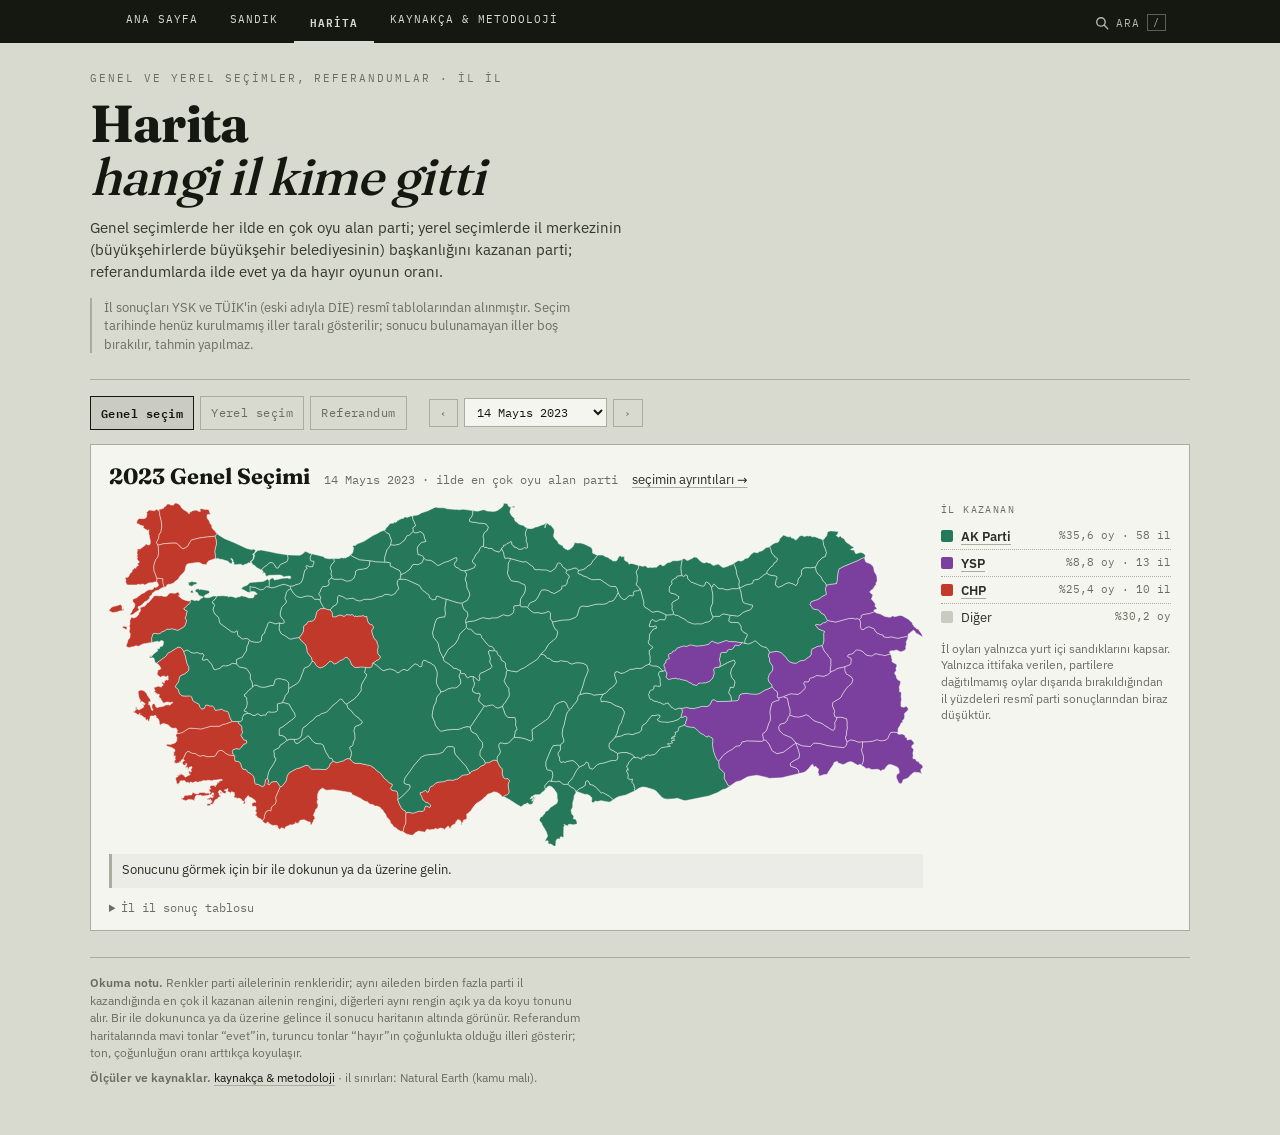
<file: harita.html>
<!DOCTYPE html>
<html lang="tr">
<meta charset="utf-8">
<title>Harita — Türkiye Siyasi Partileri Soyağacı</title>
<meta name="viewport" content="width=device-width, initial-scale=1">
<meta name="description" content="Genel ve yerel seçimlerde hangi partinin hangi ilde birinci çıktığı, referandumlarda illerin evet ya da hayır dediği, Türkiye haritası üzerinde.">
<meta property="og:type" content="website">
<meta property="og:title" content="Harita — Türkiye Siyasi Partileri Soyağacı">
<meta property="og:description" content="Seçimlerde il il kazanan partiler, Türkiye haritası üzerinde.">
<meta property="og:locale" content="tr_TR">
<meta property="og:site_name" content="Türkiye Siyasi Partileri Soyağacı">
<meta property="og:url" content="https://emrebiltekin.me/soyagaci/harita.html">
<meta property="og:image" content="https://emrebiltekin.me/soyagaci/paylasim/kapak-harita.png">
<meta property="og:image:width" content="1200">
<meta property="og:image:height" content="630">
<meta property="og:image:alt" content="Türkiye haritası: illerde birinci çıkan partiler">
<meta name="twitter:card" content="summary_large_image">
<meta name="twitter:title" content="Harita — Türkiye Siyasi Partileri Soyağacı">
<meta name="twitter:description" content="Seçimlerde il il kazanan partiler, Türkiye haritası üzerinde.">
<meta name="twitter:image" content="https://emrebiltekin.me/soyagaci/paylasim/kapak-harita.png">
<link rel="canonical" href="https://emrebiltekin.me/soyagaci/harita.html">
<meta name="robots" content="noindex">
<link rel="icon" href="paylasim/simge.svg" type="image/svg+xml">
<link rel="apple-touch-icon" href="paylasim/simge-180.png">
<meta name="theme-color" content="#151810">
<link rel="stylesheet" href="ortak.css">
<link rel="stylesheet" href="harita.css">

<nav class="ustmenu">
  <div class="ustmenu-ic">
    <a href="index.html" class="ustmenu-link">Ana sayfa</a>
    <a href="sandik.html" class="ustmenu-link">Sandık</a>
    <a href="harita.html" class="ustmenu-link aktif">Harita</a>
    <a href="kaynakca.html" class="ustmenu-link">Kaynakça<span class="uzun"> &amp; metodoloji</span></a>
  </div>
</nav>
<div class="wrap">
  <header>
    <div class="eyebrow">genel ve yerel seçimler, referandumlar · il il</div>
    <h1>Harita<br><em>hangi il kime gitti</em></h1>
    <p class="lede">Genel seçimlerde her ilde en çok oyu alan parti; yerel seçimlerde il merkezinin (büyükşehirlerde
      büyükşehir belediyesinin) başkanlığını kazanan parti; referandumlarda ilde evet ya da hayır oyunun oranı.</p>
    <p class="disclaimer">İl sonuçları YSK ve TÜİK'in (eski adıyla DİE) resmî tablolarından alınmıştır. Seçim tarihinde henüz
      kurulmamış iller taralı gösterilir; sonucu bulunamayan iller boş bırakılır, tahmin yapılmaz.</p>
  </header>

  <div class="araclar h-araclar">
    <div class="turlar" role="group" aria-label="Seçim türü">
      <button type="button" class="tur-dugme" data-tur="genel" aria-pressed="true">Genel seçim</button>
      <button type="button" class="tur-dugme" data-tur="yerel" aria-pressed="false">Yerel seçim</button>
      <button type="button" class="tur-dugme" data-tur="referandum" aria-pressed="false">Referandum</button>
    </div>
    <div class="h-secim">
      <button type="button" class="temizle-buton" id="hOnceki" aria-label="Önceki seçim" title="Önceki seçim (←)">‹</button>
      <label class="gizli" for="hSecim">Seçim</label>
      <select id="hSecim"></select>
      <button type="button" class="temizle-buton" id="hSonraki" aria-label="Sonraki seçim" title="Sonraki seçim (→)">›</button>
    </div>
  </div>

  <section class="h-sahne" aria-live="polite">
    <div class="h-baslik" id="hBaslik"></div>
    <div class="h-duzen">
      <div><div class="h-cizim" id="hCizim"></div>
        <div class="h-secili" id="hSecili"></div></div>
      <div class="h-yan" id="hYan"></div>
    </div>
    <details class="h-ayrinti">
      <summary>İl il sonuç tablosu</summary>
      <div id="hTablo"></div>
    </details>
  </section>

  <footer>
    <p><b>Okuma notu.</b> Renkler parti ailelerinin renkleridir; aynı aileden birden fazla parti il
      kazandığında en çok il kazanan ailenin rengini, diğerleri aynı rengin açık ya da koyu tonunu alır.
      Bir ile dokununca ya da üzerine gelince il sonucu haritanın altında görünür. Referandum haritalarında mavi tonlar “evet”in, turuncu tonlar “hayır”ın çoğunlukta olduğu illeri gösterir; ton, çoğunluğun oranı arttıkça koyulaşır.</p>
    <p><b>Ölçüler ve kaynaklar.</b> <a href="kaynakca.html#harita">kaynakça &amp; metodoloji</a> ·
      il sınırları: Natural Earth (kamu malı).</p>
  </footer>
</div>

<script src="veri/partiler.js"></script>
<script src="veri/sandik.js"></script>
<script src="veri/iller.js"></script>
<script src="veri/il-sonuclari.js"></script>
<script src="ortak.js"></script>
<script src="sandik-mantik.js"></script>
<script src="harita-mantik.js"></script>
<script src="harita-sayfa.js"></script>
<script src="arayuz.js"></script>
</file>
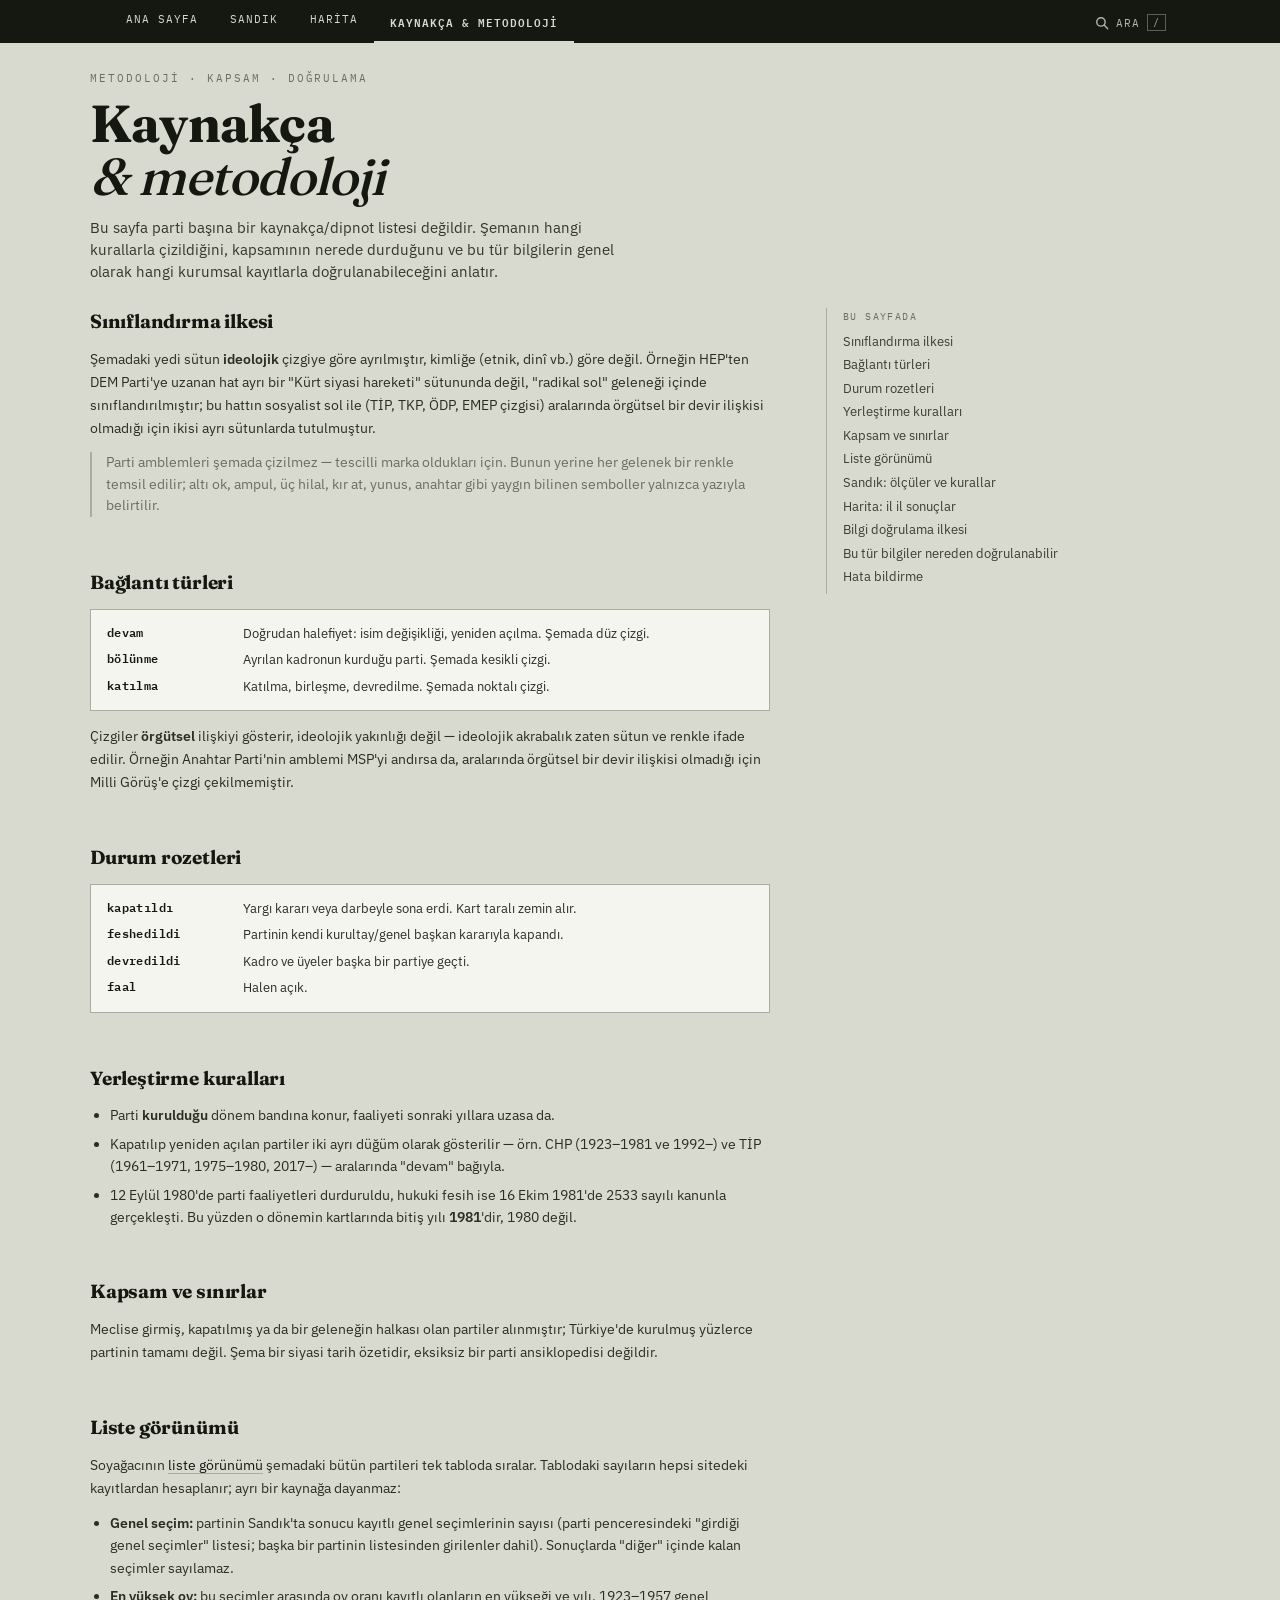
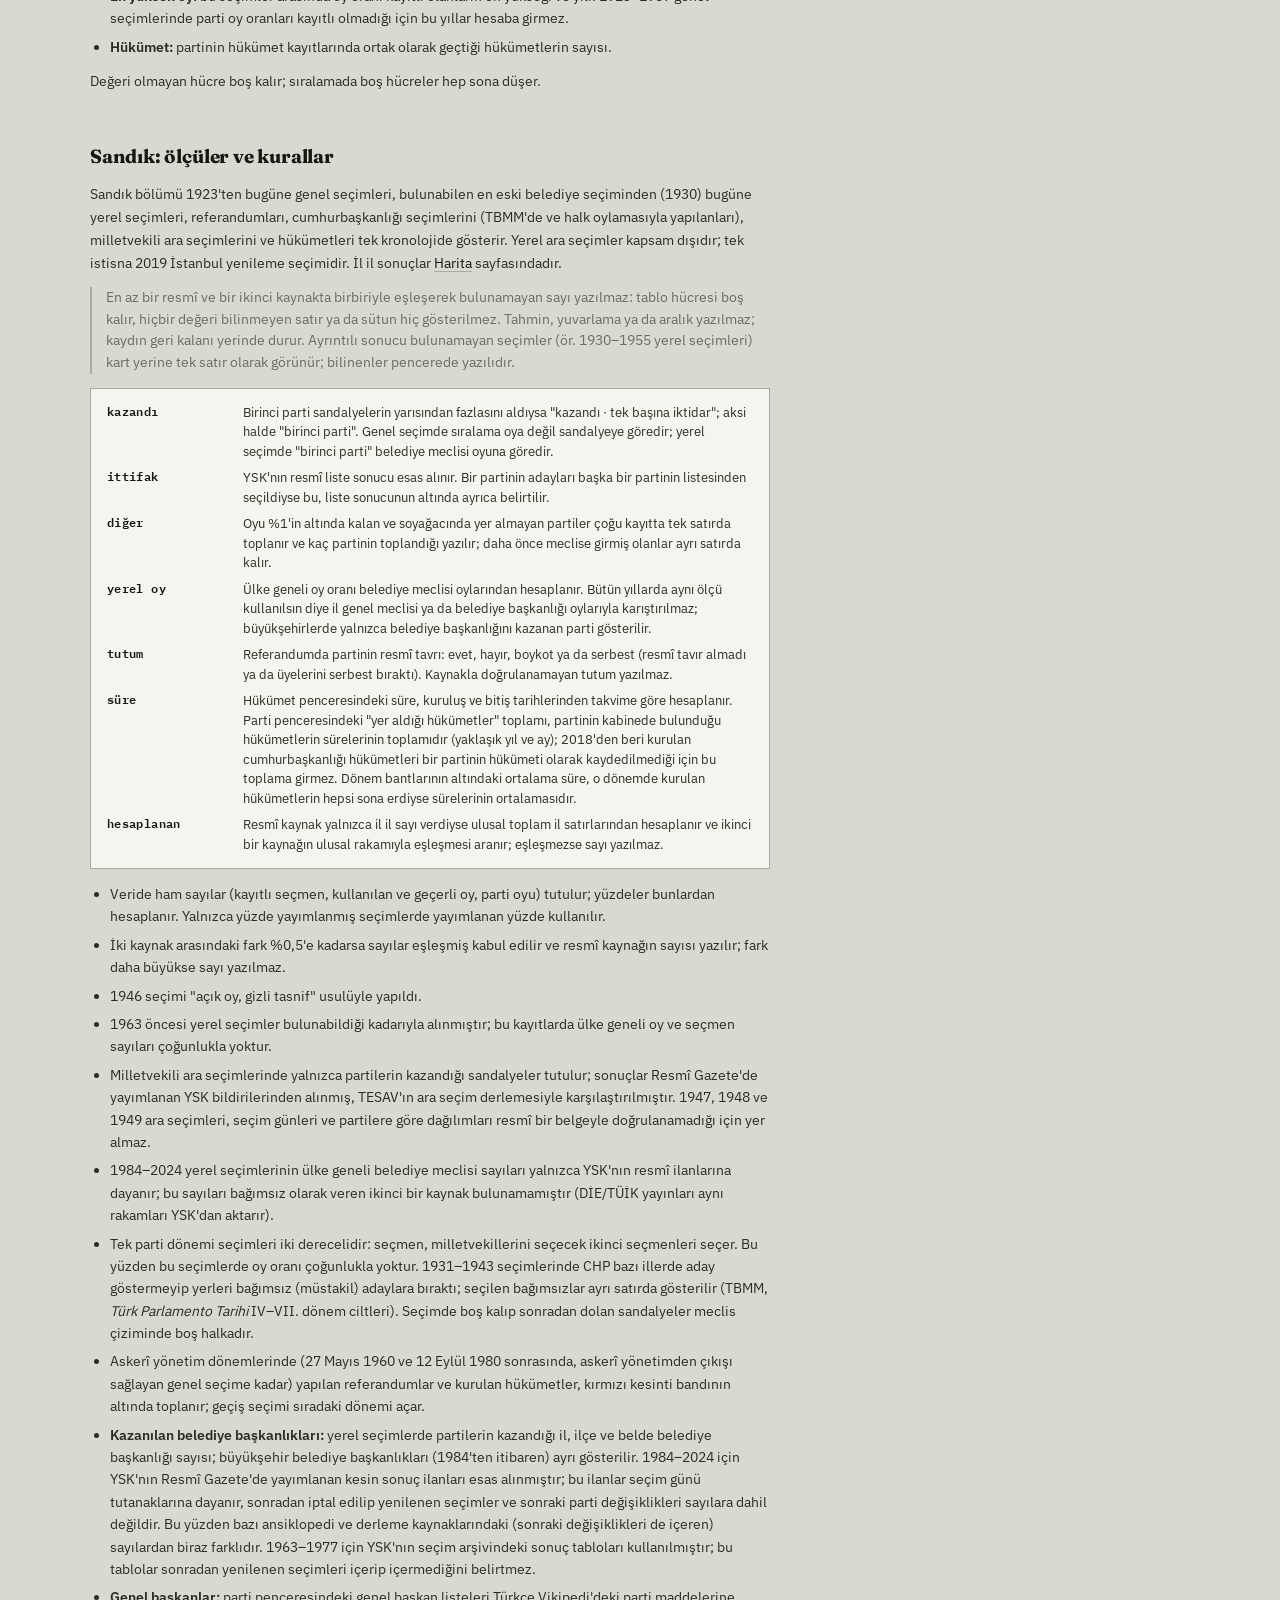
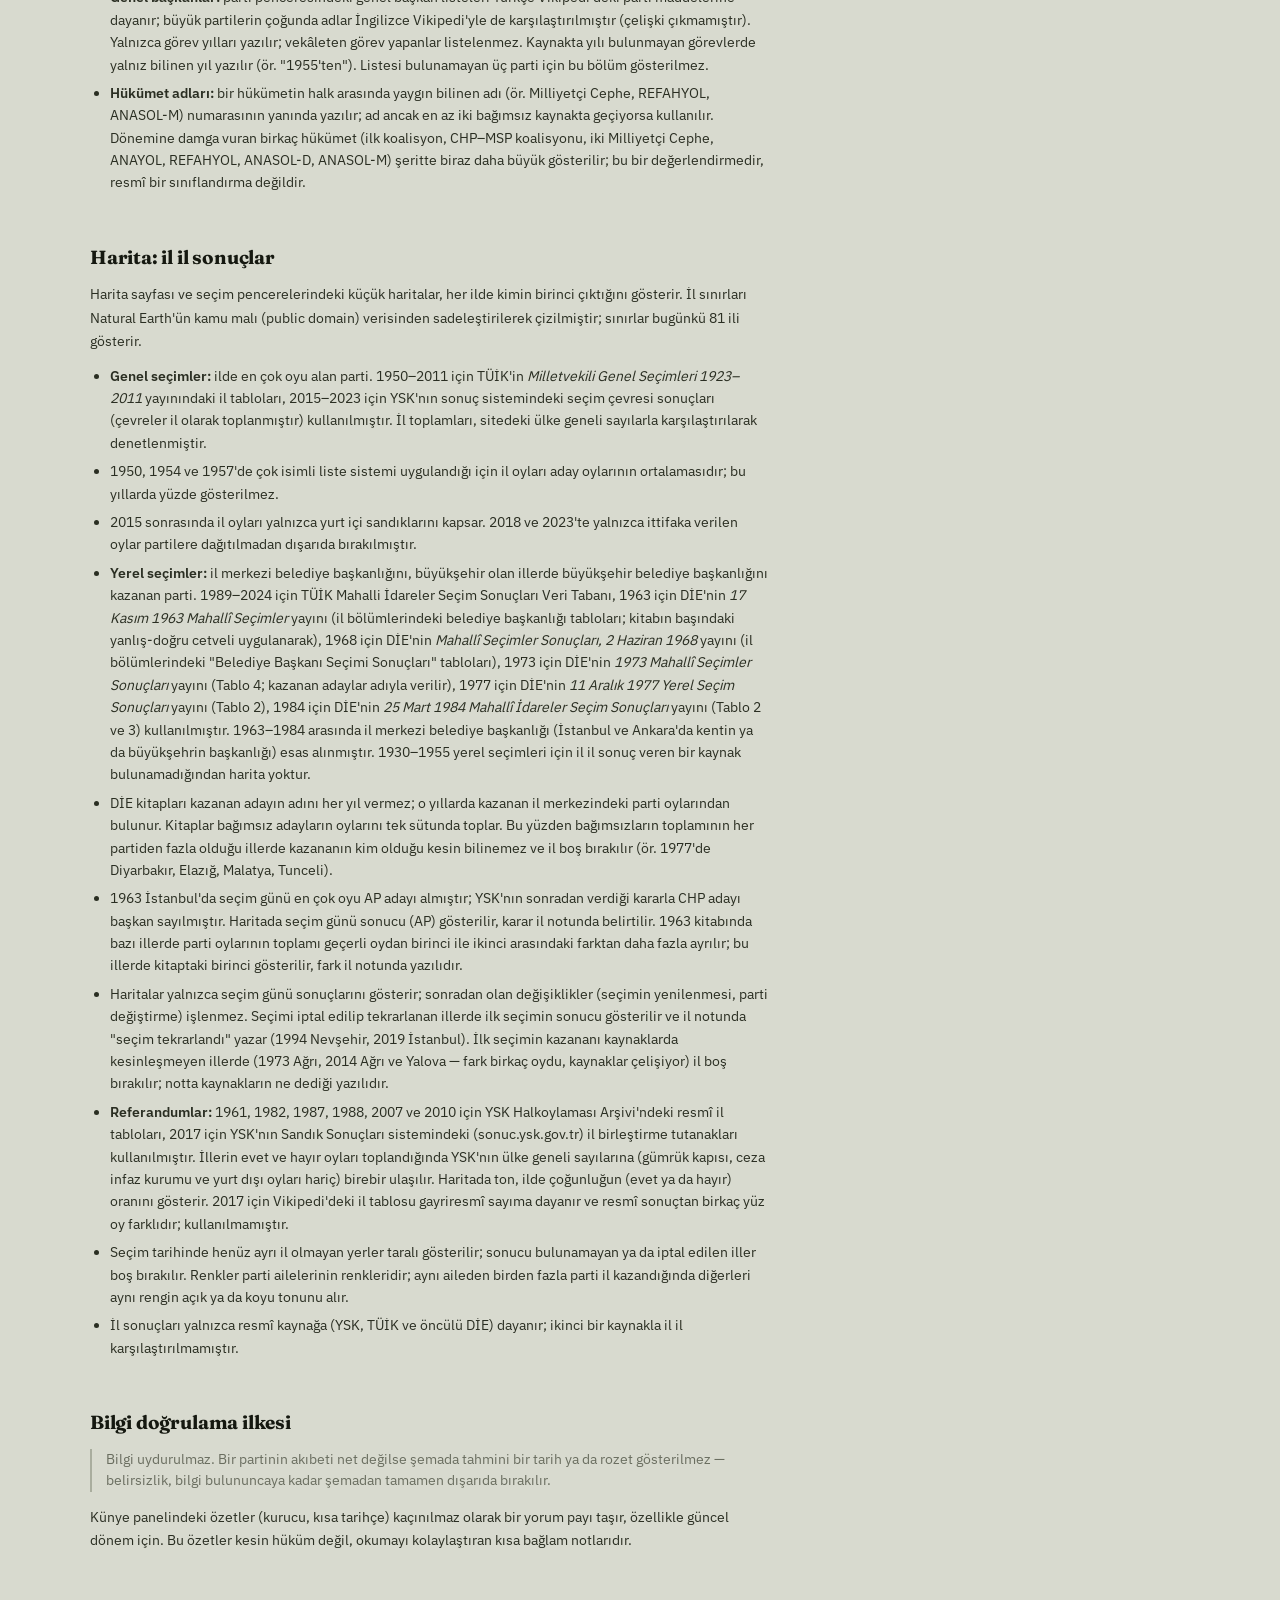
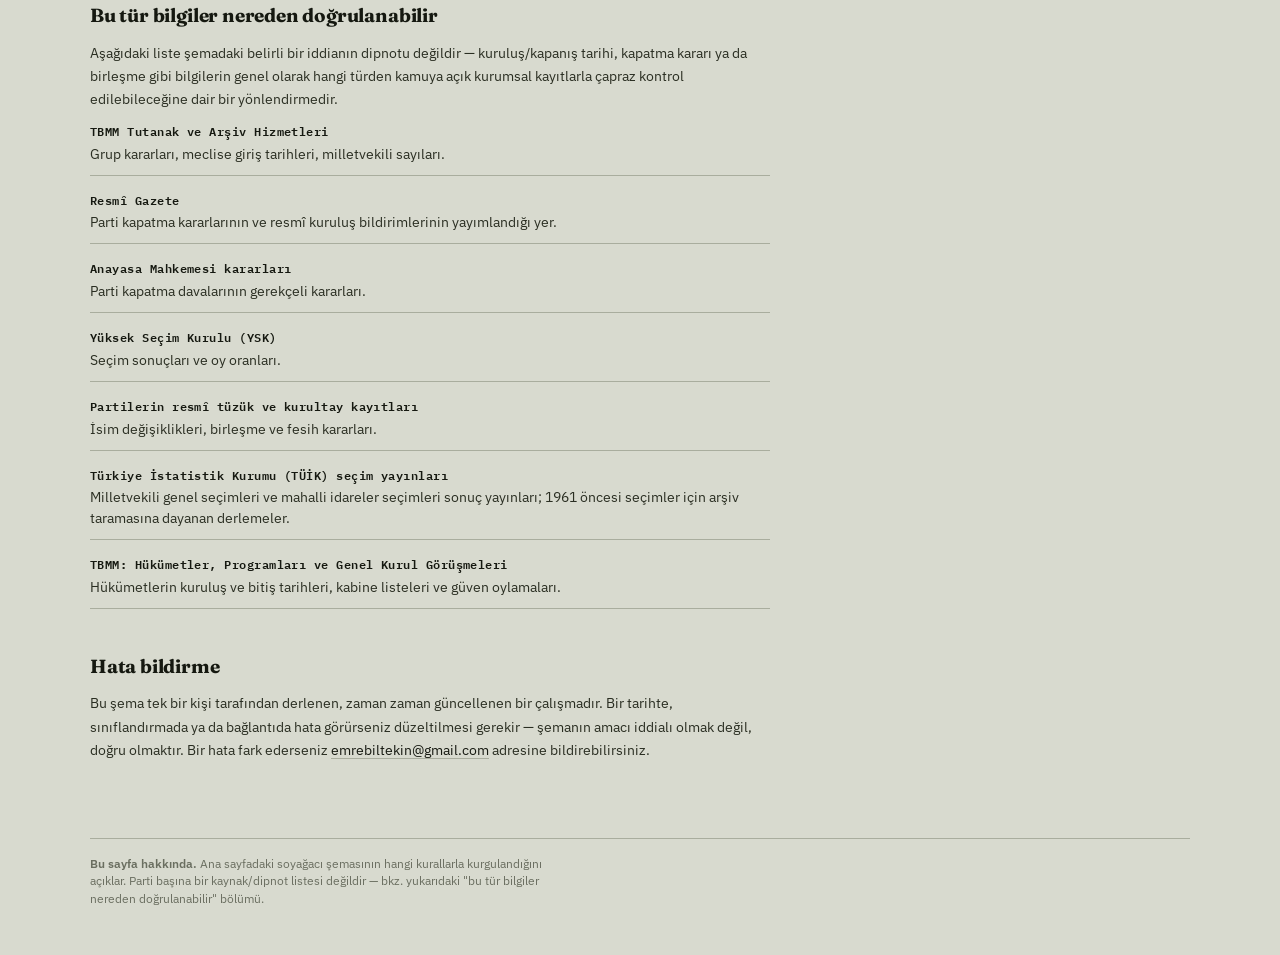
<file: kaynakca.html>
<!DOCTYPE html>
<html lang="tr">
<meta charset="utf-8">
<title>Kaynakça &amp; Metodoloji — Türkiye Siyasi Partileri Soyağacı</title>
<meta name="viewport" content="width=device-width, initial-scale=1">
<meta name="description" content="Türkiye siyasi partileri soyağacının hangi kurallarla çizildiği, kapsamının nerede durduğu ve bağlantıların nasıl doğrulandığı.">
<meta property="og:type" content="article">
<meta property="og:title" content="Kaynakça &amp; metodoloji — Türkiye Siyasi Partileri Soyağacı">
<meta property="og:description" content="Şemanın hangi kurallarla çizildiği, kapsamının nerede durduğu ve bağlantıların nasıl doğrulandığı.">
<meta property="og:locale" content="tr_TR">
<meta property="og:site_name" content="Türkiye Siyasi Partileri Soyağacı">
<meta property="og:url" content="https://emrebiltekin.me/soyagaci/kaynakca.html">
<meta property="og:image" content="https://emrebiltekin.me/soyagaci/paylasim/kapak-soyagaci.png">
<meta property="og:image:width" content="1200">
<meta property="og:image:height" content="630">
<meta property="og:image:alt" content="Türkiye siyasi partilerinin soyağacı şeması">
<meta name="twitter:card" content="summary_large_image">
<meta name="twitter:title" content="Kaynakça &amp; metodoloji — Türkiye Siyasi Partileri Soyağacı">
<meta name="twitter:description" content="Şemanın hangi kurallarla çizildiği, kapsamının nerede durduğu ve bağlantıların nasıl doğrulandığı.">
<meta name="twitter:image" content="https://emrebiltekin.me/soyagaci/paylasim/kapak-soyagaci.png">
<link rel="canonical" href="https://emrebiltekin.me/soyagaci/kaynakca.html">
<meta name="robots" content="noindex">
<link rel="icon" href="paylasim/simge.svg" type="image/svg+xml">
<link rel="apple-touch-icon" href="paylasim/simge-180.png">
<meta name="theme-color" content="#151810">
<link rel="stylesheet" href="ortak.css">
<style>
  /* Bu sayfaya özel stiller. Fontlar, tasarım tokenları, üst menü ve temel tipografi ortak.css içinde. */
  main{max-width:1100px;margin:0 auto;display:grid;grid-template-columns:minmax(0,68ch) minmax(0,1fr);column-gap:56px}
  section{grid-column:1;max-width:68ch;margin:0 0 38px;scroll-margin-top:16px}

  /* içindekiler: masaüstünde sağda sabit, dar ekranda başta */
  .icindekiler{grid-column:2;grid-row:1 / span 30;align-self:start;position:sticky;top:18px;
    max-width:250px;padding:2px 0 2px 16px;border-left:1px solid var(--cizgi)}
  .ic-et{font-family:"IBM Plex Mono",monospace;font-size:10px;letter-spacing:.14em;text-transform:uppercase;
    color:var(--soluk);margin-bottom:8px}
  .icindekiler ol{list-style:none;margin:0;padding:0}
  .icindekiler li{margin:0 0 6px;font-size:13px;line-height:1.35}
  .icindekiler a{color:#3A3E32;text-decoration:none}
  .icindekiler a:hover{color:var(--murekkep);text-decoration:underline;text-decoration-color:var(--cizgi);text-underline-offset:3px}
  @media (max-width:980px){
    main{display:block}
    .icindekiler{position:static;max-width:none;margin:0 0 30px;padding:12px 14px;border:1px solid var(--cizgi);background:var(--kart)}
    .icindekiler ol{columns:2;column-gap:24px}
  }
  @media (max-width:560px){ .icindekiler ol{columns:1} .icindekiler li{margin-bottom:9px} }
  section h2{
    font-family:"Fraunces",serif;font-weight:700;font-size:19px;
    margin:0 0 12px;letter-spacing:-.01em;color:var(--murekkep);
  }
  section p{font-size:14px;line-height:1.65;margin:0 0 12px;color:#2A2E22}
  section ul{margin:0 0 12px;padding-left:20px}
  section li{font-size:14px;line-height:1.6;color:#2A2E22;margin-bottom:6px}
  section a{
    color:var(--murekkep);text-decoration-color:var(--cizgi);text-underline-offset:3px;
  }
  section a:hover{text-decoration-color:currentColor}

  .terim{
    display:grid;grid-template-columns:120px 1fr;gap:7px 16px;margin:0 0 14px;
    padding:14px 16px;background:var(--kart);border:1px solid var(--cizgi);
  }
  .terim dt{
    font-family:"IBM Plex Mono",monospace;font-weight:600;font-size:12px;
    letter-spacing:.03em;color:var(--murekkep);
  }
  .terim dd{margin:0;font-size:13px;line-height:1.5;color:#2A2E22}

  .ilke{
    border-left:2px solid var(--cizgi);padding-left:14px;font-size:13.5px;
    line-height:1.6;color:var(--soluk);margin:0 0 14px;
  }

  .kaynak-liste{list-style:none;padding:0;margin:0}
  .kaynak-liste li{
    padding:10px 0;border-bottom:1px solid var(--cizgi);
    font-size:13.5px;line-height:1.55;color:#2A2E22;
  }
  .kaynak-liste li:first-child{padding-top:0}
  .kaynak-liste b{
    display:block;font-family:"IBM Plex Mono",monospace;font-weight:600;
    font-size:11.5px;letter-spacing:.04em;color:var(--murekkep);margin-bottom:3px;
  }
</style>

<nav class="ustmenu">
  <div class="ustmenu-ic">
    <a href="index.html" class="ustmenu-link">Ana sayfa</a>
    <a href="sandik.html" class="ustmenu-link">Sandık</a>
    <a href="harita.html" class="ustmenu-link">Harita</a>
    <a href="kaynakca.html" class="ustmenu-link aktif">Kaynakça<span class="uzun"> &amp; metodoloji</span></a>
  </div>
</nav>
<div class="wrap">
  <header>
    <div class="eyebrow">metodoloji · kapsam · doğrulama</div>
    <h1>Kaynakça<br><em>&amp; metodoloji</em></h1>
    <p class="lede">Bu sayfa parti başına bir kaynakça/dipnot listesi değildir. Şemanın hangi
      kurallarla çizildiğini, kapsamının nerede durduğunu ve bu tür bilgilerin genel olarak
      hangi kurumsal kayıtlarla doğrulanabileceğini anlatır.</p>
  </header>

  <main>
    <nav class="icindekiler" aria-label="İçindekiler">
      <div class="ic-et">bu sayfada</div>
      <ol>
        <li><a href="#siniflandirma">Sınıflandırma ilkesi</a></li>
        <li><a href="#baglantilar">Bağlantı türleri</a></li>
        <li><a href="#rozetler">Durum rozetleri</a></li>
        <li><a href="#yerlestirme">Yerleştirme kuralları</a></li>
        <li><a href="#kapsam">Kapsam ve sınırlar</a></li>
        <li><a href="#liste">Liste görünümü</a></li>
        <li><a href="#sandik">Sandık: ölçüler ve kurallar</a></li>
        <li><a href="#harita">Harita: il il sonuçlar</a></li>
        <li><a href="#dogrulama">Bilgi doğrulama ilkesi</a></li>
        <li><a href="#kaynaklar">Bu tür bilgiler nereden doğrulanabilir</a></li>
        <li><a href="#hata">Hata bildirme</a></li>
      </ol>
    </nav>
    <section id="siniflandirma">
      <h2>Sınıflandırma ilkesi</h2>
      <p>Şemadaki yedi sütun <b>ideolojik</b> çizgiye göre ayrılmıştır, kimliğe (etnik, dinî
        vb.) göre değil. Örneğin HEP'ten DEM Parti'ye uzanan hat ayrı bir "Kürt siyasi
        hareketi" sütununda değil, "radikal sol" geleneği içinde sınıflandırılmıştır; bu
        hattın sosyalist sol ile (TİP, TKP, ÖDP, EMEP çizgisi) aralarında örgütsel bir devir
        ilişkisi olmadığı için ikisi ayrı sütunlarda tutulmuştur.</p>
      <p class="ilke">Parti amblemleri şemada çizilmez — tescilli marka oldukları için. Bunun
        yerine her gelenek bir renkle temsil edilir; altı ok, ampul, üç hilal, kır at, yunus,
        anahtar gibi yaygın bilinen semboller yalnızca yazıyla belirtilir.</p>
    </section>

    <section id="baglantilar">
      <h2>Bağlantı türleri</h2>
      <dl class="terim">
        <dt>devam</dt><dd>Doğrudan halefiyet: isim değişikliği, yeniden açılma. Şemada düz çizgi.</dd>
        <dt>bölünme</dt><dd>Ayrılan kadronun kurduğu parti. Şemada kesikli çizgi.</dd>
        <dt>katılma</dt><dd>Katılma, birleşme, devredilme. Şemada noktalı çizgi.</dd>
      </dl>
      <p>Çizgiler <b>örgütsel</b> ilişkiyi gösterir, ideolojik yakınlığı değil — ideolojik
        akrabalık zaten sütun ve renkle ifade edilir. Örneğin Anahtar Parti'nin amblemi
        MSP'yi andırsa da, aralarında örgütsel bir devir ilişkisi olmadığı için Milli
        Görüş'e çizgi çekilmemiştir.</p>
    </section>

    <section id="rozetler">
      <h2>Durum rozetleri</h2>
      <dl class="terim">
        <dt>kapatıldı</dt><dd>Yargı kararı veya darbeyle sona erdi. Kart taralı zemin alır.</dd>
        <dt>feshedildi</dt><dd>Partinin kendi kurultay/genel başkan kararıyla kapandı.</dd>
        <dt>devredildi</dt><dd>Kadro ve üyeler başka bir partiye geçti.</dd>
        <dt>faal</dt><dd>Halen açık.</dd>
      </dl>
    </section>

    <section id="yerlestirme">
      <h2>Yerleştirme kuralları</h2>
      <ul>
        <li>Parti <b>kurulduğu</b> dönem bandına konur, faaliyeti sonraki yıllara uzasa da.</li>
        <li>Kapatılıp yeniden açılan partiler iki ayrı düğüm olarak gösterilir — örn. CHP
          (1923–1981 ve 1992–) ve TİP (1961–1971, 1975–1980, 2017–) — aralarında "devam" bağıyla.</li>
        <li>12 Eylül 1980'de parti faaliyetleri durduruldu, hukuki fesih ise 16 Ekim 1981'de
          2533 sayılı kanunla gerçekleşti. Bu yüzden o dönemin kartlarında bitiş yılı
          <b>1981</b>'dir, 1980 değil.</li>
      </ul>
    </section>

    <section id="kapsam">
      <h2>Kapsam ve sınırlar</h2>
      <p>Meclise girmiş, kapatılmış ya da bir geleneğin halkası olan partiler alınmıştır;
        Türkiye'de kurulmuş yüzlerce partinin tamamı değil. Şema bir siyasi tarih özetidir,
        eksiksiz bir parti ansiklopedisi değildir.</p>
    </section>

    <section id="liste">
      <h2>Liste görünümü</h2>
      <p>Soyağacının <a href="index.html?gorunum=liste">liste görünümü</a> şemadaki bütün partileri tek tabloda
        sıralar. Tablodaki sayıların hepsi sitedeki kayıtlardan hesaplanır; ayrı bir kaynağa dayanmaz:</p>
      <ul>
        <li><b>Genel seçim:</b> partinin Sandık'ta sonucu kayıtlı genel seçimlerinin sayısı (parti
          penceresindeki "girdiği genel seçimler" listesi; başka bir partinin listesinden girilenler dahil).
          Sonuçlarda "diğer" içinde kalan seçimler sayılamaz.</li>
        <li><b>En yüksek oy:</b> bu seçimler arasında oy oranı kayıtlı olanların en yükseği ve yılı.
          1923–1957 genel seçimlerinde parti oy oranları kayıtlı olmadığı için bu yıllar hesaba girmez.</li>
        <li><b>Hükümet:</b> partinin hükümet kayıtlarında ortak olarak geçtiği hükümetlerin sayısı.</li>
      </ul>
      <p>Değeri olmayan hücre boş kalır; sıralamada boş hücreler hep sona düşer.</p>
    </section>

    <section id="sandik">
      <h2>Sandık: ölçüler ve kurallar</h2>
      <p>Sandık bölümü 1923'ten bugüne genel seçimleri, bulunabilen en eski belediye seçiminden
        (1930) bugüne yerel seçimleri, referandumları, cumhurbaşkanlığı seçimlerini (TBMM'de ve halk
        oylamasıyla yapılanları), milletvekili ara seçimlerini ve hükümetleri tek kronolojide gösterir.
        Yerel ara seçimler kapsam dışıdır; tek istisna 2019 İstanbul yenileme seçimidir. İl il sonuçlar
        <a href="harita.html">Harita</a> sayfasındadır.</p>
      <p class="ilke">En az bir resmî ve bir ikinci kaynakta birbiriyle eşleşerek bulunamayan sayı
        yazılmaz: tablo hücresi boş kalır, hiçbir değeri bilinmeyen satır ya da sütun hiç gösterilmez.
        Tahmin, yuvarlama ya da aralık yazılmaz; kaydın geri kalanı yerinde durur. Ayrıntılı sonucu
        bulunamayan seçimler (ör. 1930–1955 yerel seçimleri) kart yerine tek satır olarak görünür;
        bilinenler pencerede yazılıdır.</p>
      <dl class="terim">
        <dt>kazandı</dt><dd>Birinci parti sandalyelerin yarısından fazlasını aldıysa "kazandı · tek başına iktidar"; aksi halde "birinci parti". Genel seçimde sıralama oya değil sandalyeye göredir; yerel seçimde "birinci parti" belediye meclisi oyuna göredir.</dd>
        <dt>ittifak</dt><dd>YSK'nın resmî liste sonucu esas alınır. Bir partinin adayları başka bir partinin listesinden seçildiyse bu, liste sonucunun altında ayrıca belirtilir.</dd>
        <dt>diğer</dt><dd>Oyu %1'in altında kalan ve soyağacında yer almayan partiler çoğu kayıtta tek satırda toplanır ve kaç partinin toplandığı yazılır; daha önce meclise girmiş olanlar ayrı satırda kalır.</dd>
        <dt>yerel oy</dt><dd>Ülke geneli oy oranı belediye meclisi oylarından hesaplanır. Bütün yıllarda aynı ölçü kullanılsın diye il genel meclisi ya da belediye başkanlığı oylarıyla karıştırılmaz; büyükşehirlerde yalnızca belediye başkanlığını kazanan parti gösterilir.</dd>
        <dt>tutum</dt><dd>Referandumda partinin resmî tavrı: evet, hayır, boykot ya da serbest (resmî tavır almadı ya da üyelerini serbest bıraktı). Kaynakla doğrulanamayan tutum yazılmaz.</dd>
        <dt>süre</dt><dd>Hükümet penceresindeki süre, kuruluş ve bitiş tarihlerinden takvime göre hesaplanır. Parti penceresindeki "yer aldığı hükümetler" toplamı, partinin kabinede bulunduğu hükümetlerin sürelerinin toplamıdır (yaklaşık yıl ve ay); 2018'den beri kurulan cumhurbaşkanlığı hükümetleri bir partinin hükümeti olarak kaydedilmediği için bu toplama girmez. Dönem bantlarının altındaki ortalama süre, o dönemde kurulan hükümetlerin hepsi sona erdiyse sürelerinin ortalamasıdır.</dd>
        <dt>hesaplanan</dt><dd>Resmî kaynak yalnızca il il sayı verdiyse ulusal toplam il satırlarından hesaplanır ve ikinci bir kaynağın ulusal rakamıyla eşleşmesi aranır; eşleşmezse sayı yazılmaz.</dd>
      </dl>
      <ul>
        <li>Veride ham sayılar (kayıtlı seçmen, kullanılan ve geçerli oy, parti oyu) tutulur; yüzdeler
          bunlardan hesaplanır. Yalnızca yüzde yayımlanmış seçimlerde yayımlanan yüzde kullanılır.</li>
        <li>İki kaynak arasındaki fark %0,5'e kadarsa sayılar eşleşmiş kabul edilir ve resmî kaynağın
          sayısı yazılır; fark daha büyükse sayı yazılmaz.</li>
        <li>1946 seçimi "açık oy, gizli tasnif" usulüyle yapıldı.</li>
        <li>1963 öncesi yerel seçimler bulunabildiği kadarıyla alınmıştır; bu kayıtlarda ülke geneli
          oy ve seçmen sayıları çoğunlukla yoktur.</li>
        <li>Milletvekili ara seçimlerinde yalnızca partilerin kazandığı sandalyeler tutulur; sonuçlar
          Resmî Gazete'de yayımlanan YSK bildirilerinden alınmış, TESAV'ın ara seçim derlemesiyle
          karşılaştırılmıştır. 1947, 1948 ve 1949 ara seçimleri, seçim günleri ve partilere göre
          dağılımları resmî bir belgeyle doğrulanamadığı için yer almaz.</li>
        <li>1984–2024 yerel seçimlerinin ülke geneli belediye meclisi sayıları yalnızca YSK'nın resmî
          ilanlarına dayanır; bu sayıları bağımsız olarak veren ikinci bir kaynak bulunamamıştır
          (DİE/TÜİK yayınları aynı rakamları YSK'dan aktarır).</li>
        <li>Tek parti dönemi seçimleri iki derecelidir: seçmen, milletvekillerini seçecek ikinci
          seçmenleri seçer. Bu yüzden bu seçimlerde oy oranı çoğunlukla yoktur. 1931–1943 seçimlerinde
          CHP bazı illerde aday göstermeyip yerleri bağımsız (müstakil) adaylara bıraktı; seçilen bağımsızlar
          ayrı satırda gösterilir (TBMM, <i>Türk Parlamento Tarihi</i> IV–VII. dönem ciltleri). Seçimde boş kalıp
          sonradan dolan sandalyeler meclis çiziminde boş halkadır.</li>
        <li>Askerî yönetim dönemlerinde (27 Mayıs 1960 ve 12 Eylül 1980 sonrasında, askerî yönetimden
          çıkışı sağlayan genel seçime kadar) yapılan referandumlar ve kurulan hükümetler, kırmızı
          kesinti bandının altında toplanır; geçiş seçimi sıradaki dönemi açar.</li>
        <li><b>Kazanılan belediye başkanlıkları:</b> yerel seçimlerde partilerin kazandığı il, ilçe ve
          belde belediye başkanlığı sayısı; büyükşehir belediye başkanlıkları (1984'ten itibaren) ayrı
          gösterilir. 1984–2024 için YSK'nın Resmî Gazete'de yayımlanan kesin sonuç ilanları esas alınmıştır;
          bu ilanlar seçim günü tutanaklarına dayanır, sonradan iptal edilip yenilenen seçimler ve sonraki
          parti değişiklikleri sayılara dahil değildir. Bu yüzden bazı ansiklopedi ve derleme kaynaklarındaki
          (sonraki değişiklikleri de içeren) sayılardan biraz farklıdır. 1963–1977 için YSK'nın seçim
          arşivindeki sonuç tabloları kullanılmıştır; bu tablolar sonradan yenilenen seçimleri içerip
          içermediğini belirtmez.</li>
        <li><b>Genel başkanlar:</b> parti penceresindeki genel başkan listeleri Türkçe Vikipedi'deki parti
          maddelerine dayanır; büyük partilerin çoğunda adlar İngilizce Vikipedi'yle de karşılaştırılmıştır
          (çelişki çıkmamıştır). Yalnızca görev yılları yazılır; vekâleten görev yapanlar listelenmez. Kaynakta
          yılı bulunmayan görevlerde yalnız bilinen yıl yazılır (ör. "1955'ten"). Listesi bulunamayan üç parti için bu bölüm gösterilmez.</li>
        <li><b>Hükümet adları:</b> bir hükümetin halk arasında yaygın bilinen adı (ör. Milliyetçi Cephe,
          REFAHYOL, ANASOL-M) numarasının yanında yazılır; ad ancak en az iki bağımsız kaynakta geçiyorsa
          kullanılır. Dönemine damga vuran birkaç hükümet (ilk koalisyon, CHP–MSP koalisyonu, iki Milliyetçi Cephe,
          ANAYOL, REFAHYOL, ANASOL-D, ANASOL-M) şeritte biraz daha büyük gösterilir; bu bir değerlendirmedir, resmî bir
          sınıflandırma değildir.</li>
      </ul>
    </section>

    <section id="harita">
      <h2>Harita: il il sonuçlar</h2>
      <p>Harita sayfası ve seçim pencerelerindeki küçük haritalar, her ilde kimin birinci çıktığını
        gösterir. İl sınırları Natural Earth'ün kamu malı (public domain) verisinden sadeleştirilerek
        çizilmiştir; sınırlar bugünkü 81 ili gösterir.</p>
      <ul>
        <li><b>Genel seçimler:</b> ilde en çok oyu alan parti. 1950–2011 için TÜİK'in <i>Milletvekili Genel
          Seçimleri 1923–2011</i> yayınındaki il tabloları, 2015–2023 için YSK'nın sonuç sistemindeki seçim
          çevresi sonuçları (çevreler il olarak toplanmıştır) kullanılmıştır. İl toplamları, sitedeki ülke
          geneli sayılarla karşılaştırılarak denetlenmiştir.</li>
        <li>1950, 1954 ve 1957'de çok isimli liste sistemi uygulandığı için il oyları aday oylarının
          ortalamasıdır; bu yıllarda yüzde gösterilmez.</li>
        <li>2015 sonrasında il oyları yalnızca yurt içi sandıklarını kapsar. 2018 ve 2023'te yalnızca ittifaka
          verilen oylar partilere dağıtılmadan dışarıda bırakılmıştır.</li>
        <li><b>Yerel seçimler:</b> il merkezi belediye başkanlığını, büyükşehir olan illerde büyükşehir
          belediye başkanlığını kazanan parti. 1989–2024 için TÜİK Mahalli İdareler Seçim Sonuçları Veri Tabanı,
          1963 için DİE'nin <i>17 Kasım 1963 Mahallî Seçimler</i> yayını (il bölümlerindeki belediye
          başkanlığı tabloları; kitabın başındaki yanlış-doğru cetveli uygulanarak), 1968 için DİE'nin
          <i>Mahallî Seçimler Sonuçları, 2 Haziran 1968</i> yayını (il bölümlerindeki "Belediye Başkanı Seçimi
          Sonuçları" tabloları),
          1973 için DİE'nin <i>1973 Mahallî Seçimler Sonuçları</i> yayını (Tablo 4; kazanan adaylar adıyla
          verilir), 1977 için DİE'nin <i>11 Aralık 1977 Yerel Seçim Sonuçları</i> yayını (Tablo 2), 1984 için
          DİE'nin <i>25 Mart 1984 Mahallî İdareler Seçim Sonuçları</i> yayını (Tablo 2 ve 3) kullanılmıştır.
          1963–1984 arasında il merkezi belediye başkanlığı (İstanbul ve Ankara'da kentin ya da büyükşehrin
          başkanlığı) esas alınmıştır. 1930–1955 yerel seçimleri için il il sonuç veren bir kaynak bulunamadığından harita
          yoktur.</li>
        <li>DİE kitapları kazanan adayın adını her yıl vermez; o yıllarda kazanan il merkezindeki parti
          oylarından bulunur. Kitaplar bağımsız adayların oylarını tek sütunda toplar. Bu yüzden bağımsızların
          toplamının her partiden fazla olduğu illerde kazananın kim olduğu kesin bilinemez ve il boş
          bırakılır (ör. 1977'de Diyarbakır, Elazığ, Malatya, Tunceli).</li>
        <li>1963 İstanbul'da seçim günü en çok oyu AP adayı almıştır; YSK'nın sonradan verdiği kararla
          CHP adayı başkan sayılmıştır. Haritada seçim günü sonucu (AP) gösterilir, karar il notunda
          belirtilir. 1963 kitabında bazı illerde parti oylarının toplamı geçerli oydan birinci ile ikinci
          arasındaki farktan daha fazla ayrılır; bu illerde kitaptaki birinci gösterilir, fark il notunda
          yazılıdır.</li>
        <li>Haritalar yalnızca seçim günü sonuçlarını gösterir; sonradan olan değişiklikler (seçimin
          yenilenmesi, parti değiştirme) işlenmez. Seçimi iptal edilip tekrarlanan illerde ilk seçimin
          sonucu gösterilir ve il notunda "seçim tekrarlandı" yazar (1994 Nevşehir, 2019 İstanbul). İlk
          seçimin kazananı kaynaklarda kesinleşmeyen illerde (1973 Ağrı, 2014 Ağrı ve Yalova — fark birkaç
          oydu, kaynaklar çelişiyor) il boş bırakılır; notta kaynakların ne dediği yazılıdır.</li>
        <li><b>Referandumlar:</b> 1961, 1982, 1987, 1988, 2007 ve 2010 için YSK Halkoylaması Arşivi'ndeki
          resmî il tabloları, 2017 için YSK'nın Sandık Sonuçları sistemindeki (sonuc.ysk.gov.tr) il
          birleştirme tutanakları kullanılmıştır. İllerin evet ve hayır oyları toplandığında YSK'nın ülke
          geneli sayılarına (gümrük kapısı, ceza infaz kurumu ve yurt dışı oyları hariç) birebir ulaşılır.
          Haritada ton, ilde çoğunluğun (evet ya da hayır) oranını gösterir. 2017 için Vikipedi'deki il
          tablosu gayriresmî sayıma dayanır ve resmî sonuçtan birkaç yüz oy farklıdır; kullanılmamıştır.</li>
        <li>Seçim tarihinde henüz ayrı il olmayan yerler taralı gösterilir; sonucu bulunamayan ya da iptal
          edilen iller boş bırakılır. Renkler parti ailelerinin renkleridir; aynı aileden birden fazla parti il
          kazandığında diğerleri aynı rengin açık ya da koyu tonunu alır.</li>
        <li>İl sonuçları yalnızca resmî kaynağa (YSK, TÜİK ve öncülü DİE) dayanır; ikinci bir kaynakla il il
          karşılaştırılmamıştır.</li>
      </ul>
    </section>

    <section id="dogrulama">
      <h2>Bilgi doğrulama ilkesi</h2>
      <p class="ilke">Bilgi uydurulmaz. Bir partinin akıbeti net değilse şemada tahmini bir
        tarih ya da rozet gösterilmez — belirsizlik, bilgi bulununcaya kadar şemadan
        tamamen dışarıda bırakılır.</p>
      <p>Künye panelindeki özetler (kurucu, kısa tarihçe) kaçınılmaz olarak bir yorum payı
        taşır, özellikle güncel dönem için. Bu özetler kesin hüküm değil, okumayı
        kolaylaştıran kısa bağlam notlarıdır.</p>
    </section>

    <section id="kaynaklar">
      <h2>Bu tür bilgiler nereden doğrulanabilir</h2>
      <p>Aşağıdaki liste şemadaki belirli bir iddianın dipnotu değildir — kuruluş/kapanış
        tarihi, kapatma kararı ya da birleşme gibi bilgilerin genel olarak hangi türden
        kamuya açık kurumsal kayıtlarla çapraz kontrol edilebileceğine dair bir yönlendirmedir.</p>
      <ul class="kaynak-liste">
        <li><b>TBMM Tutanak ve Arşiv Hizmetleri</b>Grup kararları, meclise giriş tarihleri, milletvekili sayıları.</li>
        <li><b>Resmî Gazete</b>Parti kapatma kararlarının ve resmî kuruluş bildirimlerinin yayımlandığı yer.</li>
        <li><b>Anayasa Mahkemesi kararları</b>Parti kapatma davalarının gerekçeli kararları.</li>
        <li><b>Yüksek Seçim Kurulu (YSK)</b>Seçim sonuçları ve oy oranları.</li>
        <li><b>Partilerin resmî tüzük ve kurultay kayıtları</b>İsim değişiklikleri, birleşme ve fesih kararları.</li>
        <li><b>Türkiye İstatistik Kurumu (TÜİK) seçim yayınları</b>Milletvekili genel seçimleri ve mahalli idareler seçimleri sonuç yayınları; 1961 öncesi seçimler için arşiv taramasına dayanan derlemeler.</li>
        <li><b>TBMM: Hükümetler, Programları ve Genel Kurul Görüşmeleri</b>Hükümetlerin kuruluş ve bitiş tarihleri, kabine listeleri ve güven oylamaları.</li>
      </ul>
    </section>

    <section id="hata">
      <h2>Hata bildirme</h2>
      <p>Bu şema tek bir kişi tarafından derlenen, zaman zaman güncellenen bir çalışmadır.
        Bir tarihte, sınıflandırmada ya da bağlantıda hata görürseniz düzeltilmesi
        gerekir — şemanın amacı iddialı olmak değil, doğru olmaktır. Bir hata
        fark ederseniz <a href="mailto:emrebiltekin@gmail.com">emrebiltekin@gmail.com</a>
        adresine bildirebilirsiniz.</p>
    </section>
  </main>

  <footer>
    <p><b>Bu sayfa hakkında.</b> Ana sayfadaki soyağacı şemasının hangi kurallarla
      kurgulandığını açıklar. Parti başına bir kaynak/dipnot listesi değildir — bkz.
      yukarıdaki "bu tür bilgiler nereden doğrulanabilir" bölümü.</p>
  </footer>
</div>

<script src="ortak.js"></script>
<script src="arayuz.js"></script>
</file>
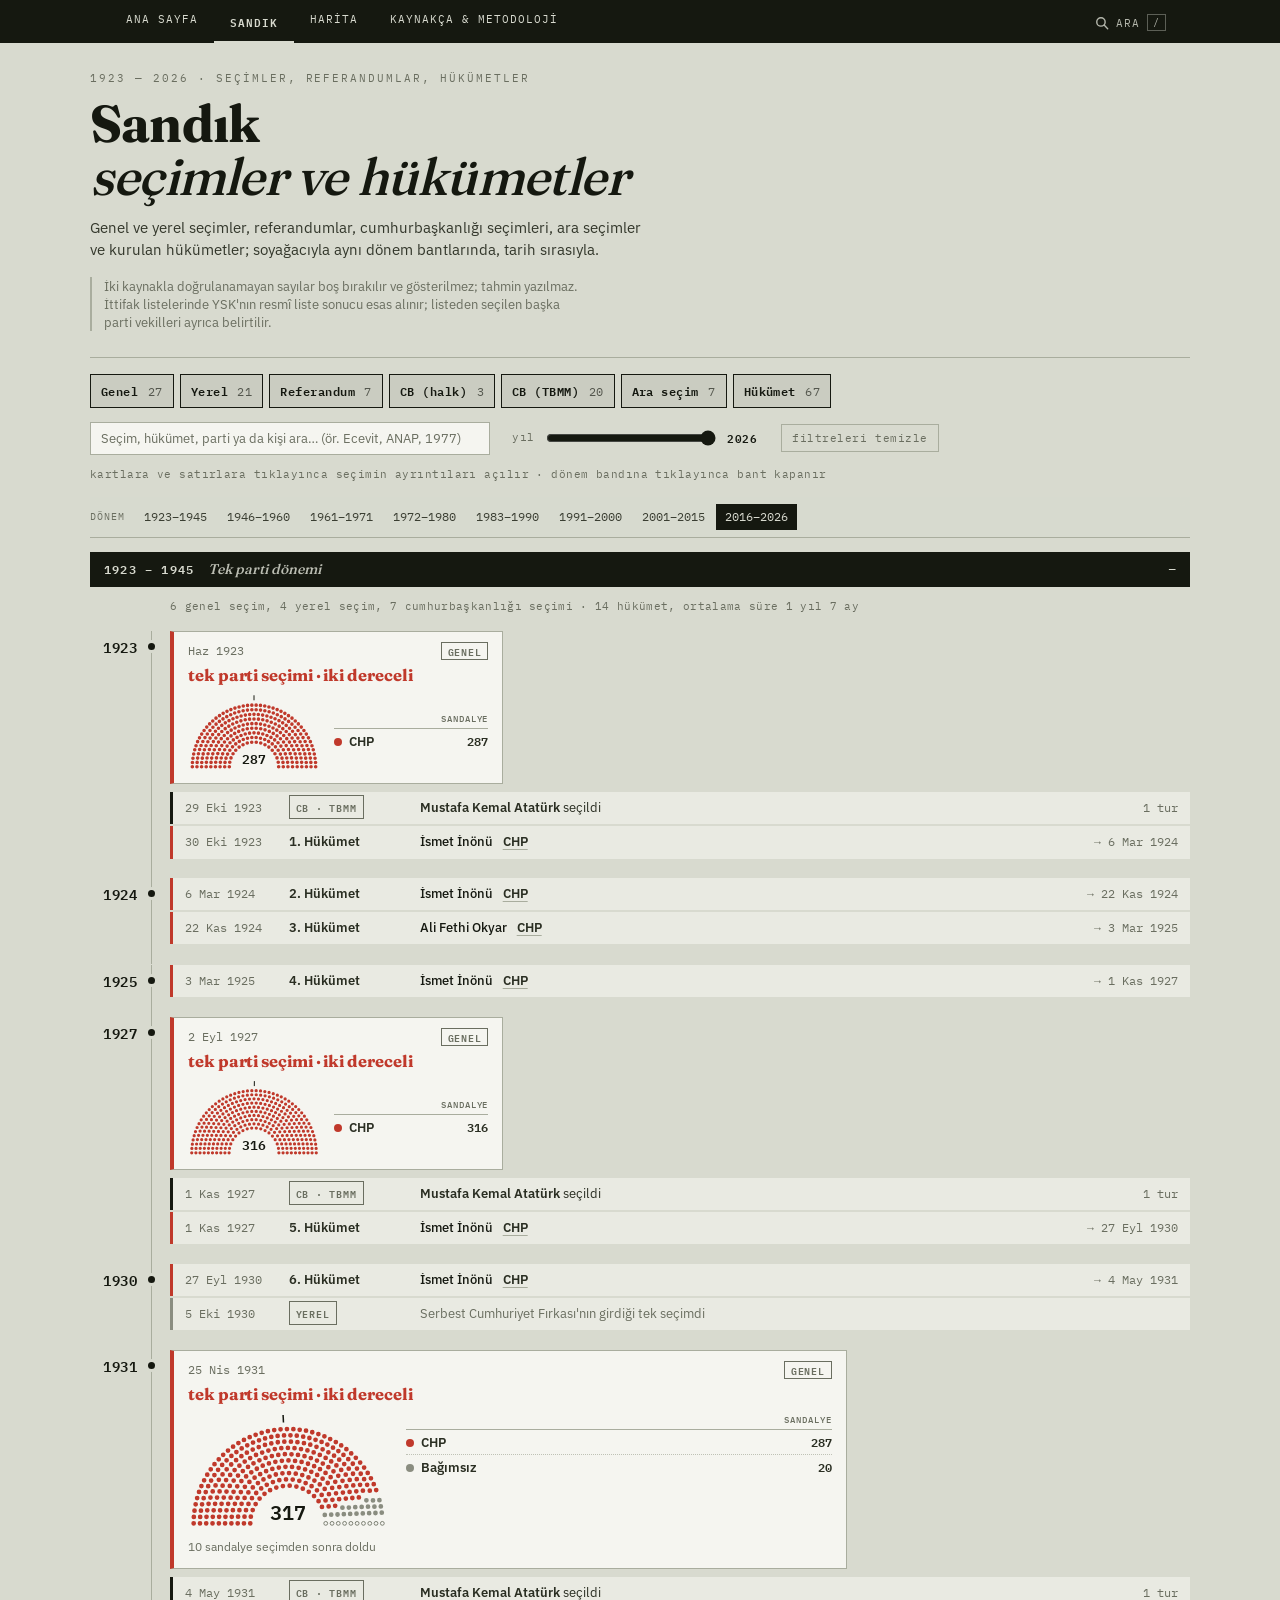
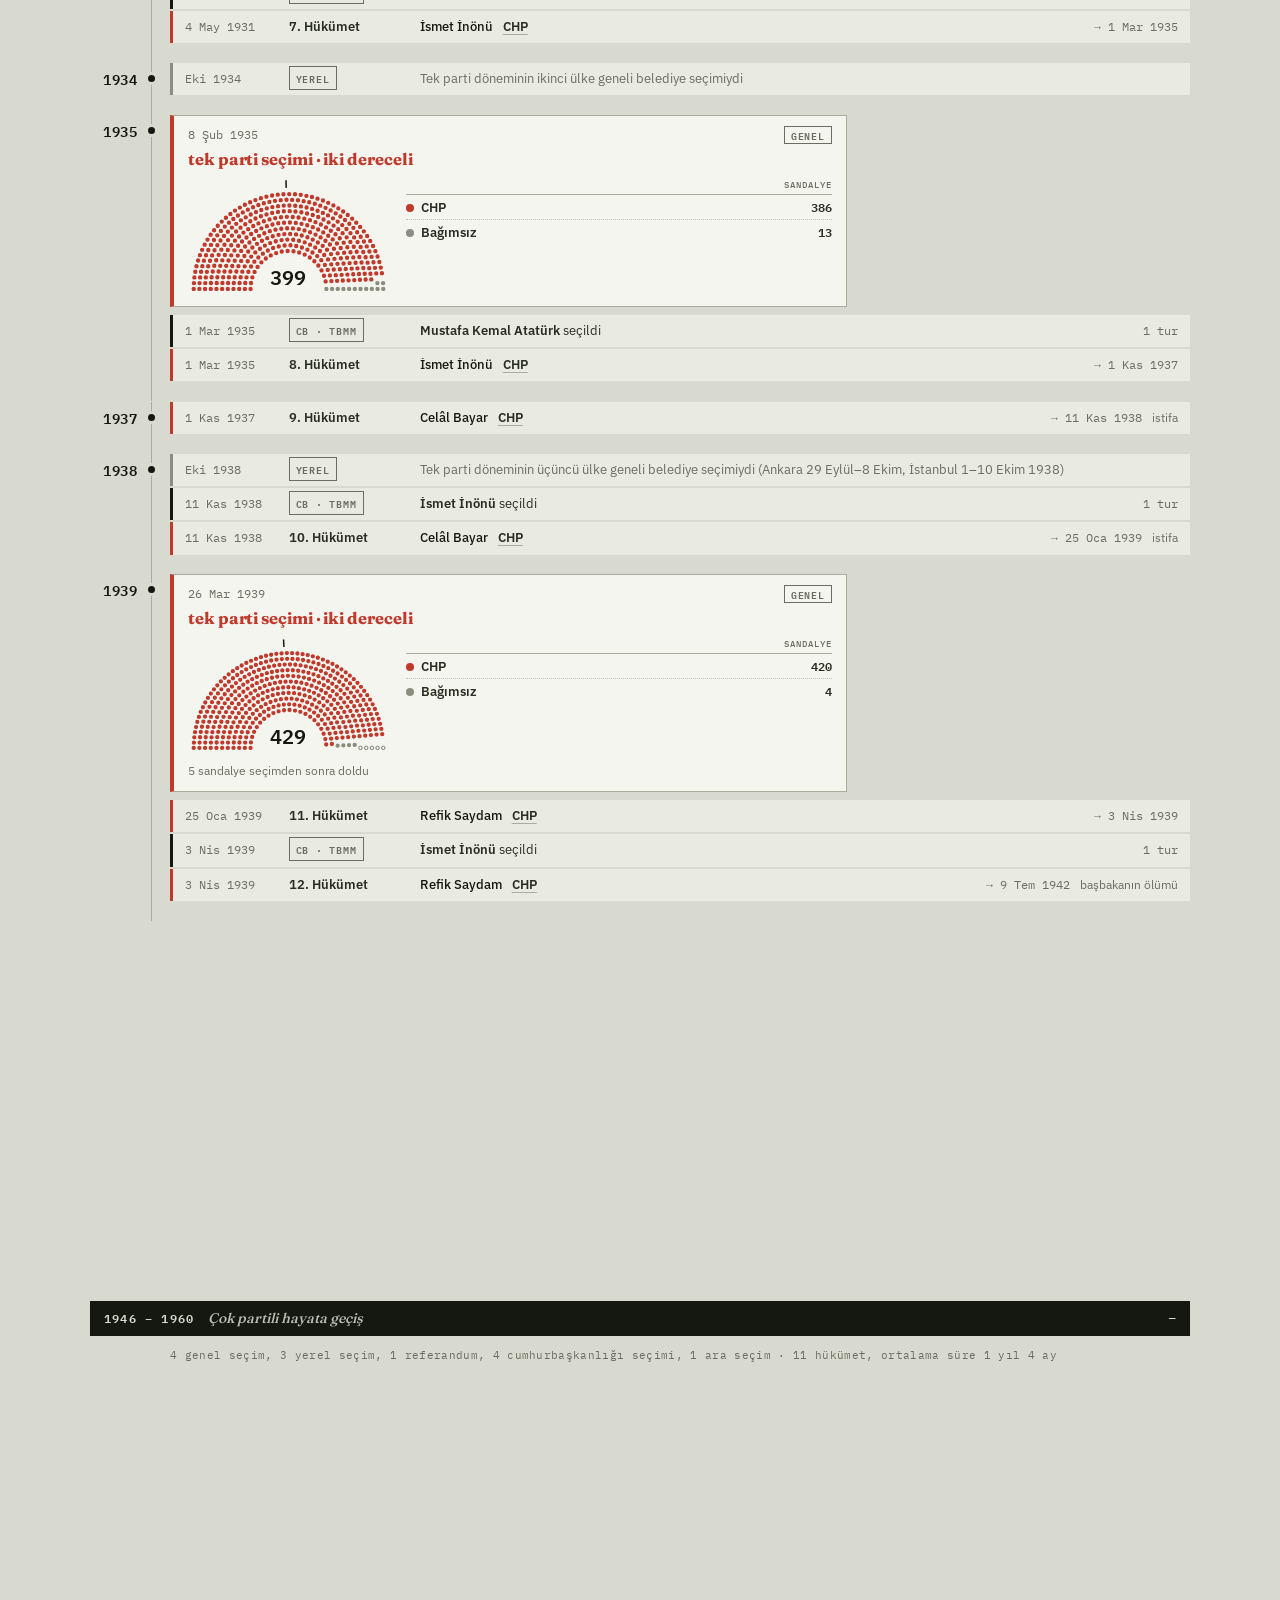
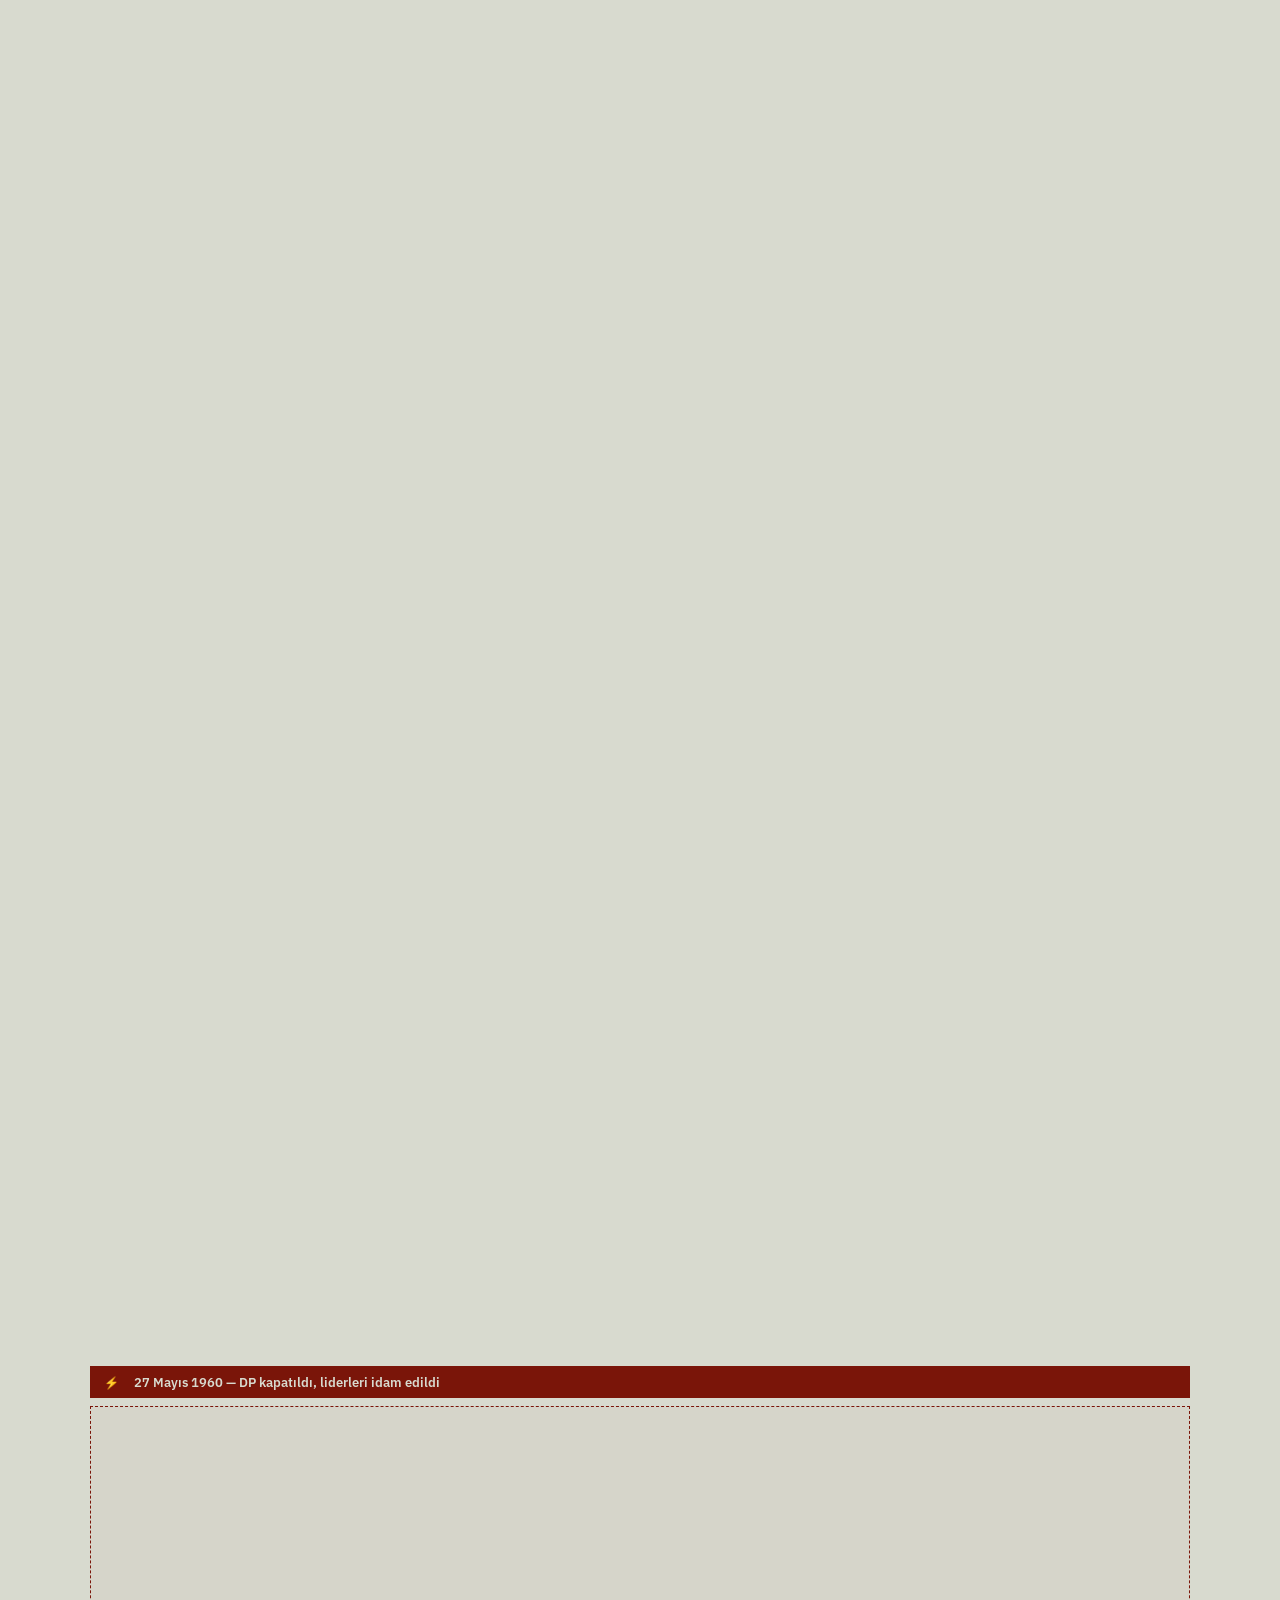
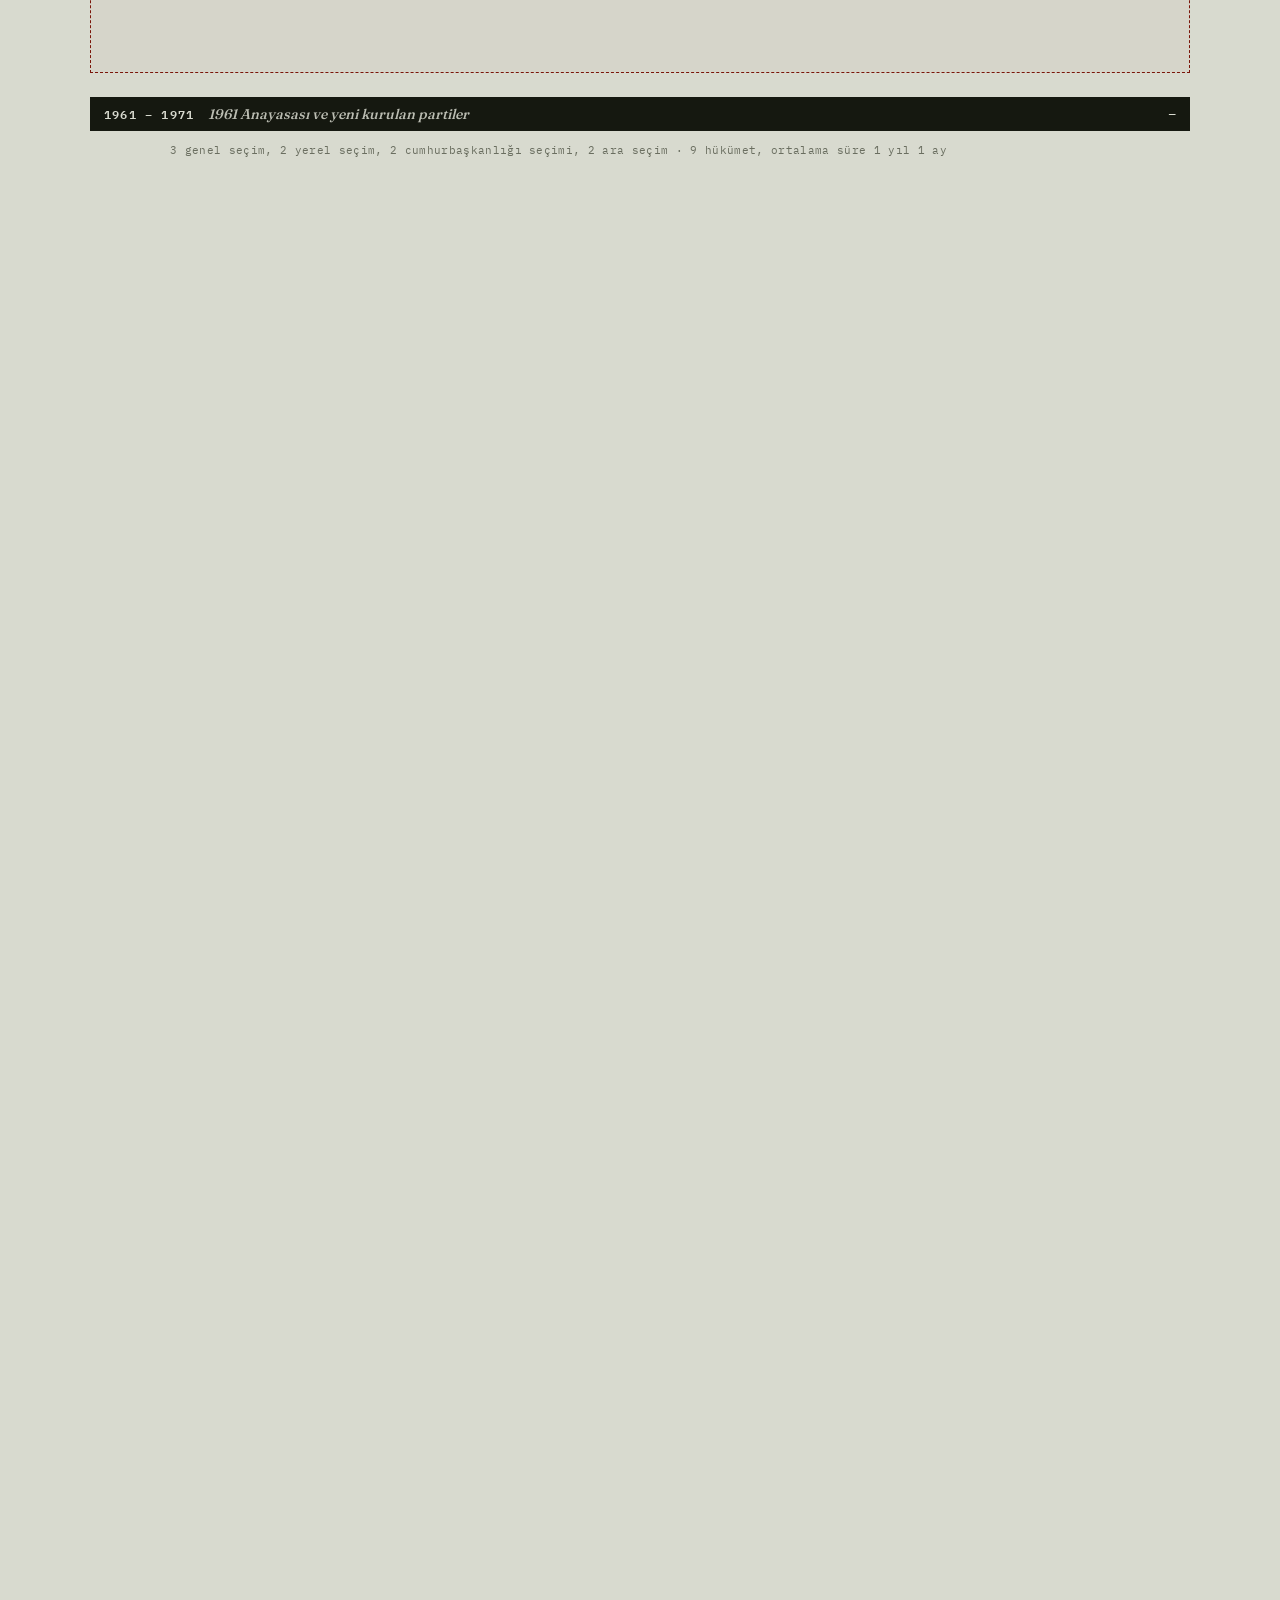
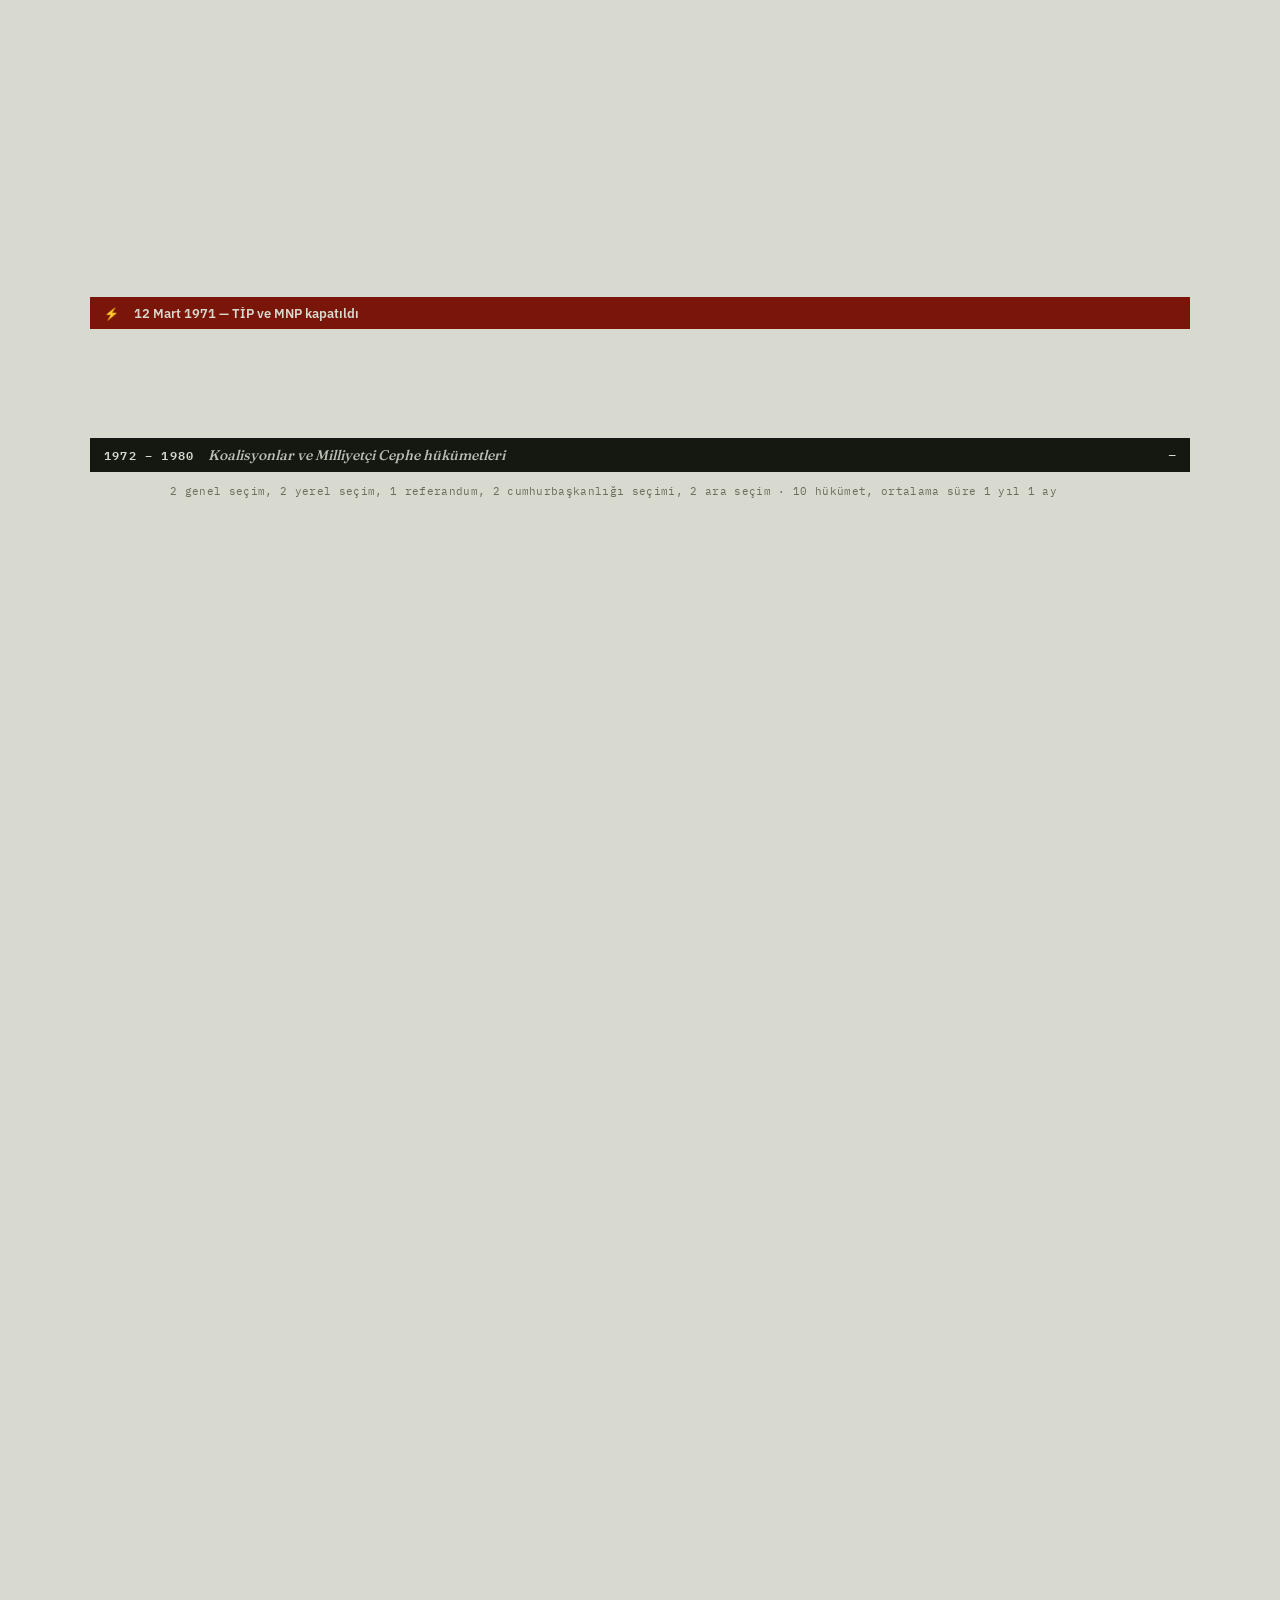
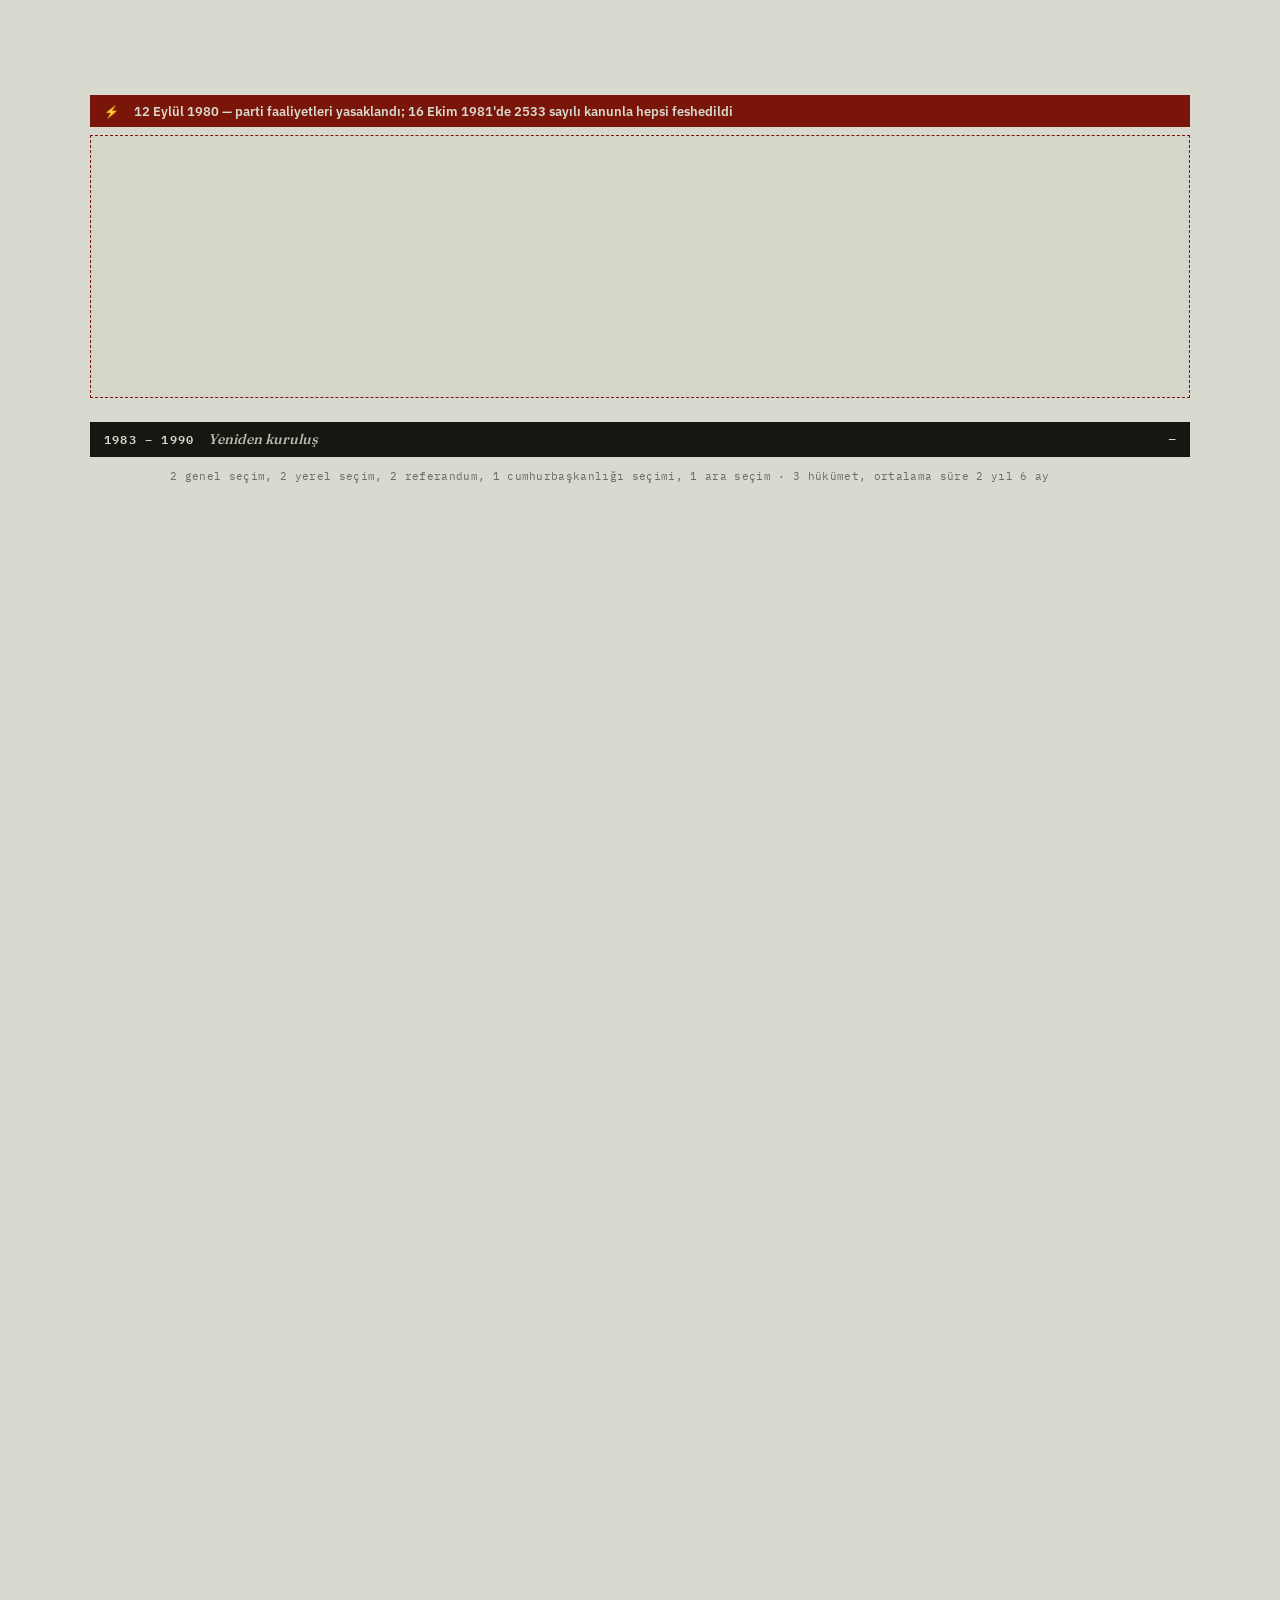
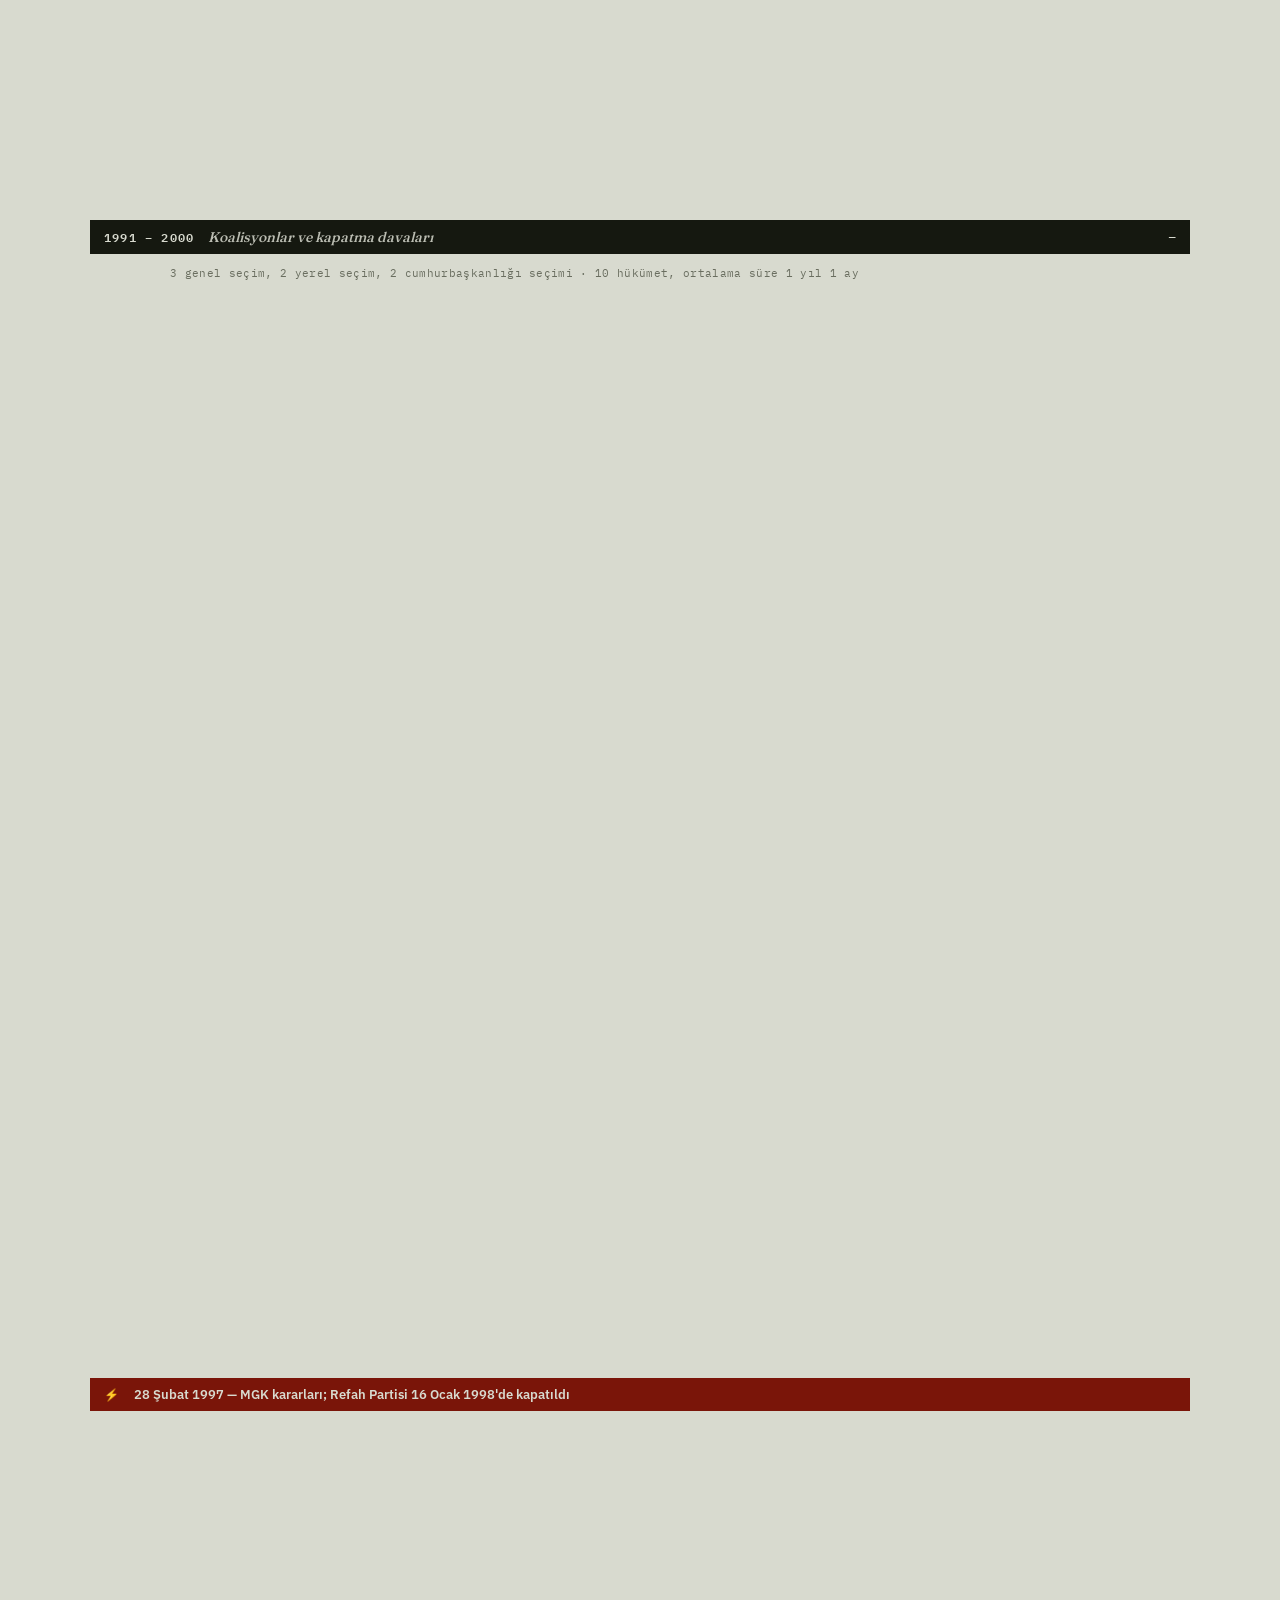
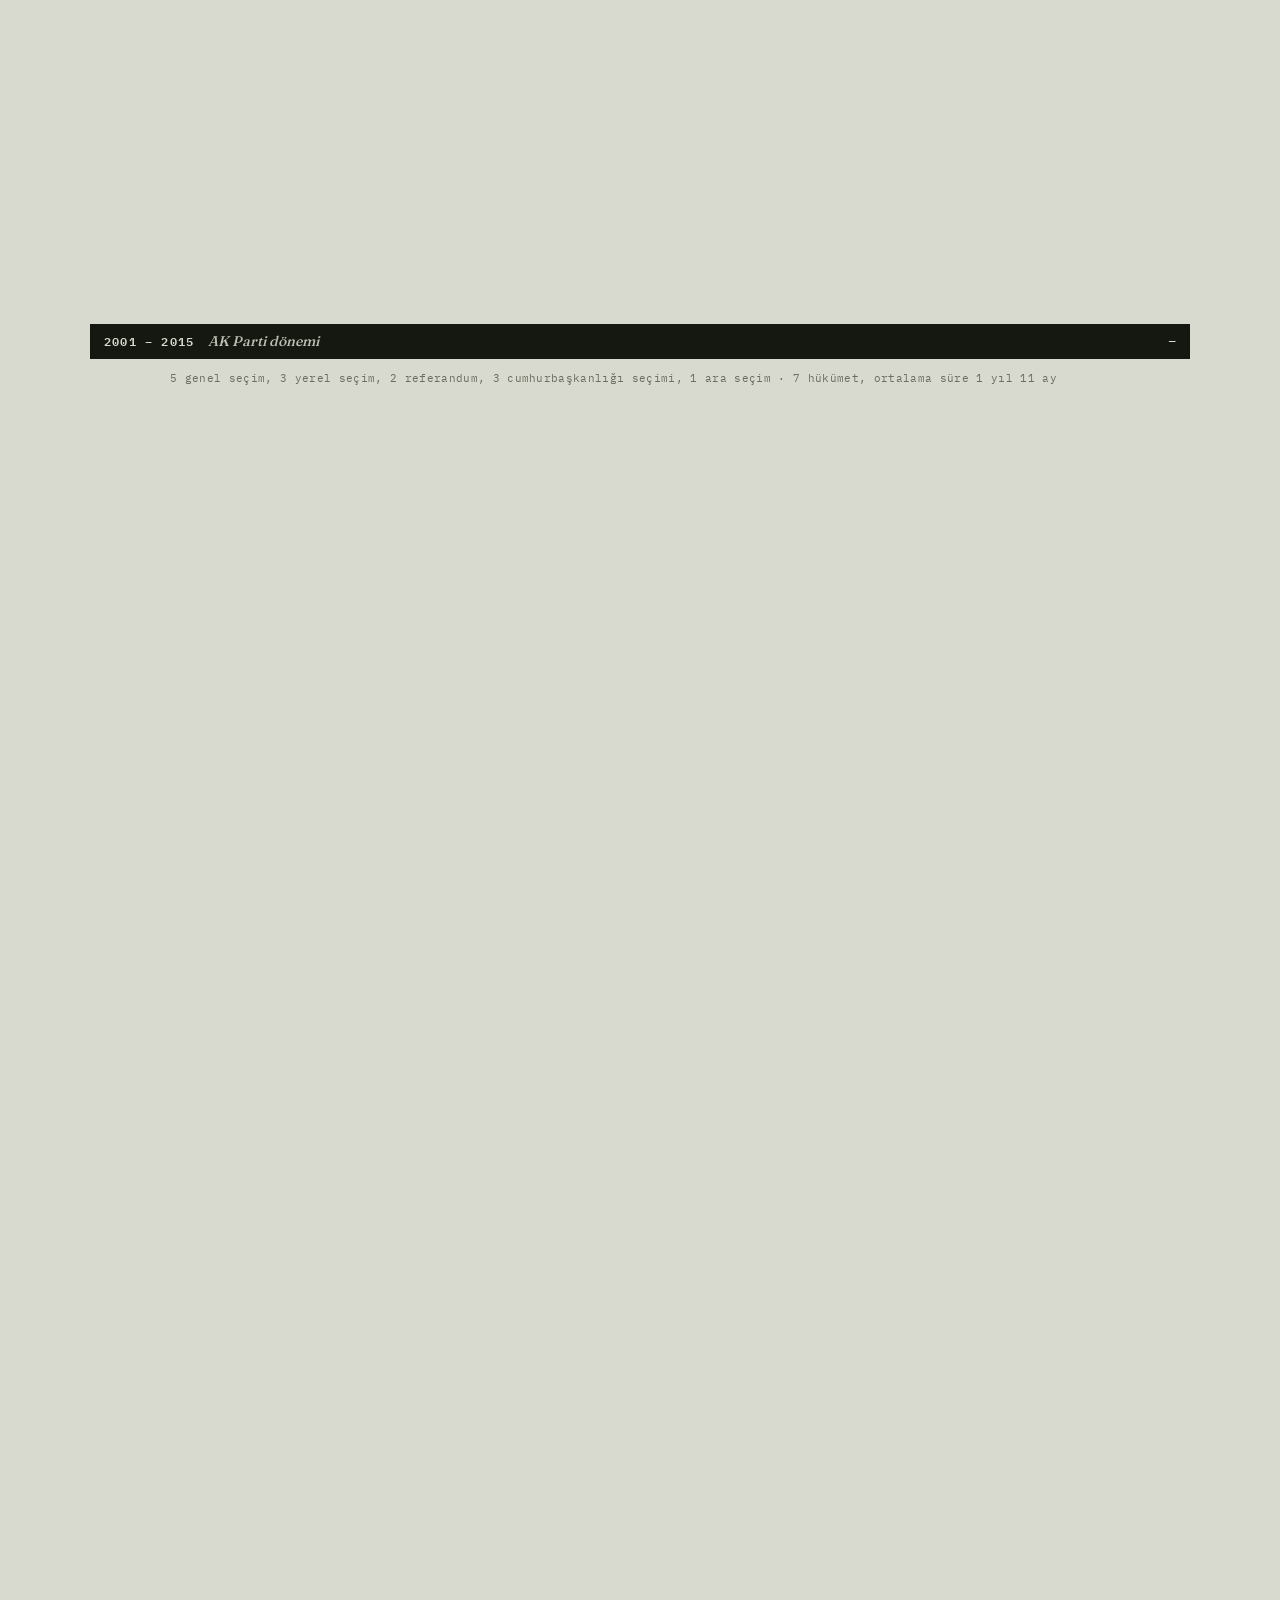
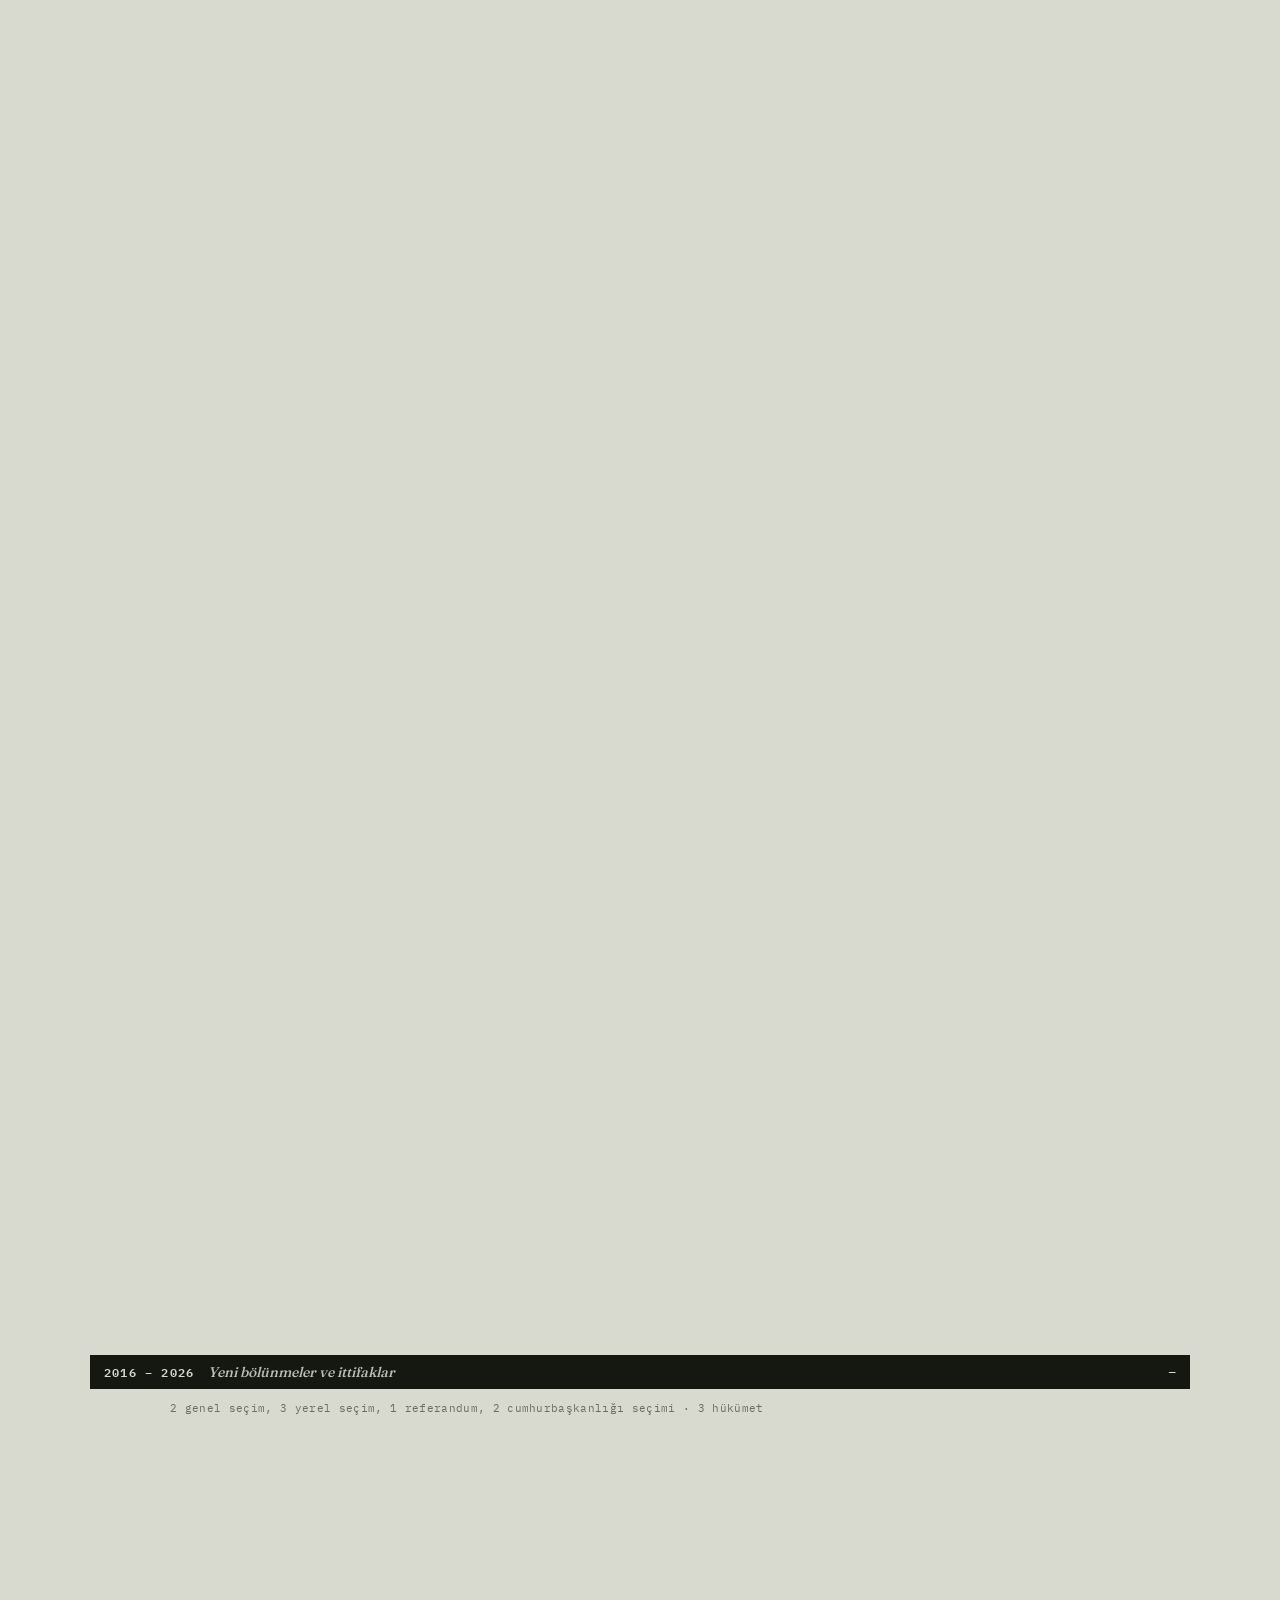
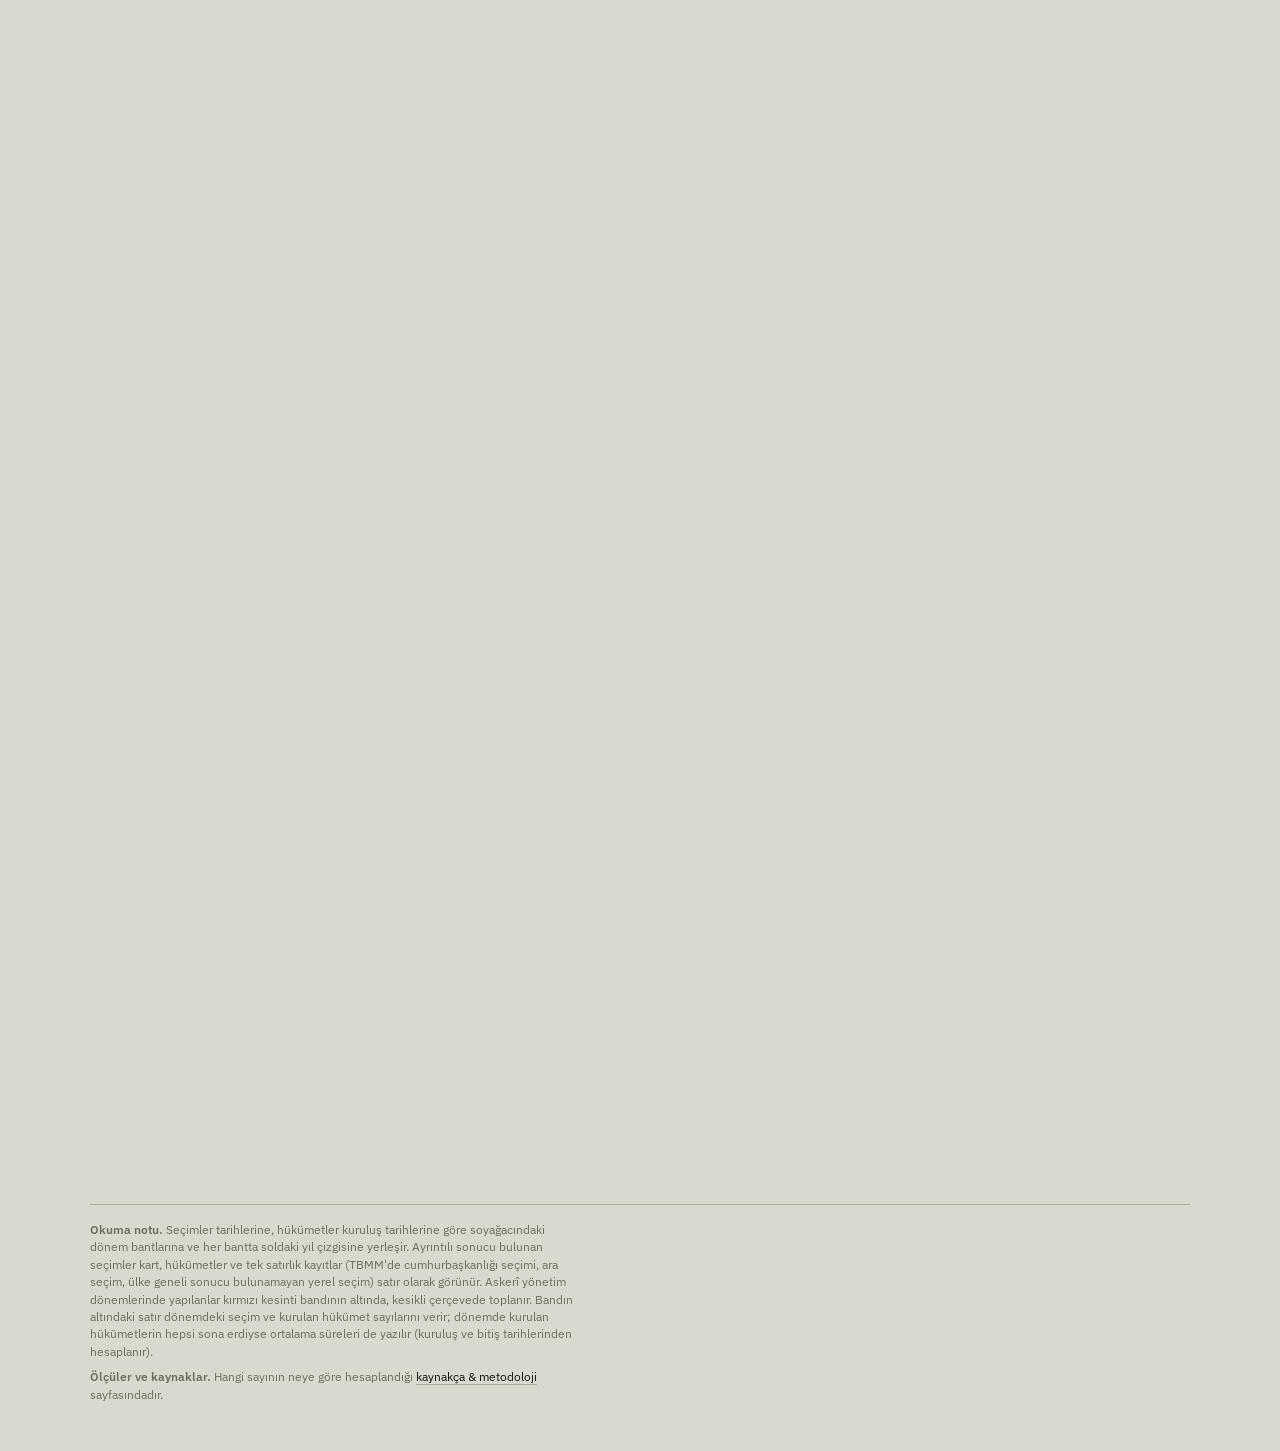
<file: sandik.html>
<!DOCTYPE html>
<html lang="tr">
<meta charset="utf-8">
<title>Sandık — Türkiye Siyasi Partileri Soyağacı</title>
<meta name="viewport" content="width=device-width, initial-scale=1">
<meta name="description" content="1923'ten bugüne Türkiye'deki genel ve yerel seçimler, referandumlar, cumhurbaşkanlığı seçimleri ve hükümetler tek kronolojide.">
<meta property="og:type" content="website">
<meta property="og:title" content="Sandık — Türkiye Siyasi Partileri Soyağacı">
<meta property="og:description" content="1923'ten bugüne seçimler, referandumlar ve hükümetler tek kronolojide.">
<meta property="og:locale" content="tr_TR">
<meta property="og:site_name" content="Türkiye Siyasi Partileri Soyağacı">
<meta property="og:url" content="https://emrebiltekin.me/soyagaci/sandik.html">
<meta property="og:image" content="https://emrebiltekin.me/soyagaci/paylasim/kapak-sandik.png">
<meta property="og:image:width" content="1200">
<meta property="og:image:height" content="630">
<meta property="og:image:alt" content="Sandık sayfası: seçim kartları, meclis dağılımları ve hükümet şeritleri">
<meta name="twitter:card" content="summary_large_image">
<meta name="twitter:title" content="Sandık — Türkiye Siyasi Partileri Soyağacı">
<meta name="twitter:description" content="1923'ten bugüne seçimler, referandumlar ve hükümetler tek kronolojide.">
<meta name="twitter:image" content="https://emrebiltekin.me/soyagaci/paylasim/kapak-sandik.png">
<link rel="canonical" href="https://emrebiltekin.me/soyagaci/sandik.html">
<meta name="robots" content="noindex">
<link rel="icon" href="paylasim/simge.svg" type="image/svg+xml">
<link rel="apple-touch-icon" href="paylasim/simge-180.png">
<meta name="theme-color" content="#151810">
<link rel="stylesheet" href="ortak.css">
<link rel="stylesheet" href="sandik.css">
<link rel="stylesheet" href="harita.css">

<nav class="ustmenu">
  <div class="ustmenu-ic">
    <a href="index.html" class="ustmenu-link">Ana sayfa</a>
    <a href="sandik.html" class="ustmenu-link aktif">Sandık</a>
    <a href="harita.html" class="ustmenu-link">Harita</a>
    <a href="kaynakca.html" class="ustmenu-link">Kaynakça<span class="uzun"> &amp; metodoloji</span></a>
  </div>
</nav>
<div class="wrap">
  <header>
    <div class="eyebrow">1923 — 2026 · seçimler, referandumlar, hükümetler</div>
    <h1>Sandık<br><em>seçimler ve hükümetler</em></h1>
    <p class="lede">Genel ve yerel seçimler, referandumlar, cumhurbaşkanlığı seçimleri, ara seçimler ve
      kurulan hükümetler; soyağacıyla aynı dönem bantlarında, tarih sırasıyla.</p>
    <p class="disclaimer">İki kaynakla doğrulanamayan sayılar boş bırakılır ve gösterilmez; tahmin
      yazılmaz. İttifak listelerinde YSK'nın resmî liste sonucu esas alınır; listeden seçilen başka
      parti vekilleri ayrıca belirtilir.</p>
  </header>

  <div class="araclar">
    <div class="turlar" id="turlar" role="group" aria-label="Kayıt türleri"></div>
    <input id="ara" class="ara-kutu" type="search" placeholder="Seçim, hükümet, parti ya da kişi ara… (ör. Ecevit, ANAP, 1977)" autocomplete="off" aria-label="Seçim, hükümet, parti ya da kişi ara">
    <span id="araSonuc" class="ara-sonuc" aria-live="polite"></span>
    <div class="yil-filtre">
      <span>yıl</span>
      <input id="yilKaydirici" type="range" step="1" aria-label="Yıl filtresi">
      <span id="yilDeger" class="yil-deger"></span>
    </div>
    <button id="filtreTemizle" class="temizle-buton" type="button">filtreleri temizle</button>
  </div>

  <p class="s-ipucu">kartlara ve satırlara tıklayınca seçimin ayrıntıları açılır · dönem bandına tıklayınca bant kapanır</p>

  <nav class="s-atla" id="atla" aria-label="Dönemlere git"></nav>

  <div id="rows"></div>

  <div id="perde"></div>
  <aside id="panel" role="dialog" aria-modal="true" aria-labelledby="p-kisa" inert aria-hidden="true">
    <button id="kapat" aria-label="Kapat">✕</button>
    <div id="p-govde"></div>
  </aside>

  <footer>
    <p><b>Okuma notu.</b> Seçimler tarihlerine, hükümetler kuruluş tarihlerine göre soyağacındaki
      dönem bantlarına ve her bantta soldaki yıl çizgisine yerleşir. Ayrıntılı sonucu bulunan seçimler
      kart, hükümetler ve tek satırlık kayıtlar (TBMM'de cumhurbaşkanlığı seçimi, ara seçim, ülke geneli
      sonucu bulunamayan yerel seçim) satır olarak görünür. Askerî yönetim dönemlerinde yapılanlar
      kırmızı kesinti bandının altında, kesikli çerçevede toplanır. Bandın altındaki satır dönemdeki seçim ve
      kurulan hükümet sayılarını verir; dönemde kurulan hükümetlerin hepsi sona erdiyse ortalama süreleri de
      yazılır (kuruluş ve bitiş tarihlerinden hesaplanır).</p>
    <p><b>Ölçüler ve kaynaklar.</b> Hangi sayının neye göre hesaplandığı
      <a href="kaynakca.html">kaynakça &amp; metodoloji</a> sayfasındadır.</p>
  </footer>
</div>

<script src="veri/partiler.js"></script>
<script src="veri/sandik.js"></script>
<script src="ortak.js"></script>
<script src="sandik-mantik.js"></script>
<script src="harita-mantik.js"></script>
<script src="sandik-sayfa.js"></script>
<script src="arayuz.js"></script>
</file>
<file: ortak.css>
/* Türkiye Siyasi Partileri Soyağacı — ortak stiller (fontlar, tasarım tokenları, üst menü, temel tipografi). index.html ve kaynakca.html tarafından paylaşılır. */

  /* Yerel fontlar (Google Fonts'tan gomulu, harici istek yok). Latin-ext dilimleri Latin Extended-A'ya (U+0100-017F),
     değişken eksenler kullanılan kalınlık aralığına daraltıldı: Fraunces 500-700, Plex Sans 400-600 (araclar/font-incelt.py). */
  @font-face{
    font-family:"Fraunces";font-style:normal;font-weight:500 700;font-display:swap;
    src:url([data-uri]) format("woff2");
    unicode-range:U+0100-017F;
  }
  @font-face{
    font-family:"Fraunces";font-style:normal;font-weight:500 700;font-display:swap;
    src:url([data-uri]) format("woff2");
    unicode-range:U+0000-00FF, U+0131, U+0152-0153, U+02BB-02BC, U+02C6, U+02DA, U+02DC, U+0304, U+0308, U+0329, U+2000-206F, U+20AC, U+2122, U+2191, U+2193, U+2212, U+2215, U+FEFF, U+FFFD;
  }
  @font-face{
    font-family:"IBM Plex Mono";font-style:normal;font-weight:400;font-display:swap;
    src:url([data-uri]) format("woff2");
    unicode-range:U+0100-017F;
  }
  @font-face{
    font-family:"IBM Plex Mono";font-style:normal;font-weight:400;font-display:swap;
    src:url([data-uri]) format("woff2");
    unicode-range:U+0000-00FF, U+0131, U+0152-0153, U+02BB-02BC, U+02C6, U+02DA, U+02DC, U+0304, U+0308, U+0329, U+2000-206F, U+20AC, U+2122, U+2191, U+2193, U+2212, U+2215, U+FEFF, U+FFFD;
  }
  @font-face{
    font-family:"IBM Plex Mono";font-style:normal;font-weight:500;font-display:swap;
    src:url([data-uri]) format("woff2");
    unicode-range:U+0100-017F;
  }
  @font-face{
    font-family:"IBM Plex Mono";font-style:normal;font-weight:500;font-display:swap;
    src:url([data-uri]) format("woff2");
    unicode-range:U+0000-00FF, U+0131, U+0152-0153, U+02BB-02BC, U+02C6, U+02DA, U+02DC, U+0304, U+0308, U+0329, U+2000-206F, U+20AC, U+2122, U+2191, U+2193, U+2212, U+2215, U+FEFF, U+FFFD;
  }
  @font-face{
    font-family:"IBM Plex Mono";font-style:normal;font-weight:600;font-display:swap;
    src:url([data-uri]) format("woff2");
    unicode-range:U+0100-017F;
  }
  @font-face{
    font-family:"IBM Plex Mono";font-style:normal;font-weight:600;font-display:swap;
    src:url([data-uri]) format("woff2");
    unicode-range:U+0000-00FF, U+0131, U+0152-0153, U+02BB-02BC, U+02C6, U+02DA, U+02DC, U+0304, U+0308, U+0329, U+2000-206F, U+20AC, U+2122, U+2191, U+2193, U+2212, U+2215, U+FEFF, U+FFFD;
  }
  @font-face{
    font-family:"IBM Plex Sans";font-style:normal;font-weight:400 600;font-display:swap;
    src:url([data-uri]) format("woff2");
    unicode-range:U+0100-017F;
  }
  @font-face{
    font-family:"IBM Plex Sans";font-style:normal;font-weight:400 600;font-display:swap;
    src:url([data-uri]) format("woff2");
    unicode-range:U+0000-00FF, U+0131, U+0152-0153, U+02BB-02BC, U+02C6, U+02DA, U+02DC, U+0304, U+0308, U+0329, U+2000-206F, U+20AC, U+2122, U+2191, U+2193, U+2212, U+2215, U+FEFF, U+FFFD;
  }
  :root{
    --kagit:#D8DACF;
    --murekkep:#151810;
    --kart:#F5F5F0;
    --soluk:#6A6E60;
    --cizgi:#A9AD9E;

    /* Gelenek renkleri burada tanımlı değil: tek kaynak index.html içindeki AILE dizisidir.
       Kartlara ve panele --aile olarak JS ile yazılır, böylece renk ile veri ayrışmaz. */
  }

  *{box-sizing:border-box}
  /* yalnız ekran okuyucular için */
  .gizli{position:absolute;width:1px;height:1px;overflow:hidden;clip:rect(0 0 0 0);white-space:nowrap}
  body{margin:0}
  .wrap{
    background:var(--kagit);
    color:var(--murekkep);
    font-family:"IBM Plex Sans",system-ui,sans-serif;
    padding:28px 20px 40px;
    line-height:1.45;
  }

  header{max-width:1100px;margin:0 auto 26px}
  .eyebrow{
    font-family:"IBM Plex Mono",monospace;font-size:11px;letter-spacing:.18em;
    text-transform:uppercase;color:var(--soluk);margin-bottom:10px;
  }
  h1{
    font-family:"Fraunces",Georgia,serif;font-weight:700;
    font-size:clamp(30px,5.2vw,52px);line-height:1.02;margin:0 0 14px;
    letter-spacing:-.015em;
  }
  h1 em{font-style:italic;font-weight:500}
  .lede{max-width:62ch;font-size:15px;color:#33372B;margin:0 0 6px}
  .disclaimer{
    max-width:62ch;font-size:12.5px;color:var(--soluk);
    border-left:2px solid var(--cizgi);padding-left:12px;margin-top:16px;
  }

  /* ---------- üst menü ---------- */
  .ustmenu{background:var(--murekkep);view-transition-name:ustmenu}   /* sayfa geçişinde yerinde kalır */
  .ustmenu-ic{
    max-width:1100px;margin:0 auto;padding:0 20px;
    display:flex;flex-wrap:wrap;
  }
  .ustmenu-link{
    font-family:"IBM Plex Mono",monospace;font-size:11px;letter-spacing:.09em;
    text-transform:uppercase;color:var(--kagit);text-decoration:none;
    padding:12px 16px 10px;border-bottom:2px solid transparent;
  }
  .ustmenu-link:hover{border-bottom-color:rgba(216,218,207,.4)}
  .ustmenu-link.aktif{border-bottom-color:var(--kagit);font-weight:600}
  .ustmenu-link:focus-visible{outline:2px solid var(--kagit);outline-offset:-2px}

  /* ---------- hızlı arama (arayuz.js): menü düğmesi ve arama kutusu ---------- */
  .ustmenu-ara{
    margin-left:auto;display:flex;align-items:center;gap:7px;background:none;border:0;cursor:pointer;
    color:var(--kagit);font-family:"IBM Plex Mono",monospace;font-size:11px;letter-spacing:.09em;
    text-transform:uppercase;padding:10px 4px 8px 16px;opacity:.82;transition:opacity .12s;
  }
  .ustmenu-ara:hover{opacity:1}
  .ustmenu-ara:focus-visible{outline:2px solid var(--kagit);outline-offset:-2px;opacity:1}
  .ustmenu-ara kbd{font-family:inherit;font-size:10px;line-height:15px;padding:0 5px;border:1px solid rgba(216,218,207,.45)}

  dialog.ha{
    width:min(640px,calc(100% - 32px));max-height:min(580px,calc(100vh - 110px));margin:9vh auto auto;padding:0;
    border:1px solid var(--murekkep);background:var(--kart);color:var(--murekkep);
    font-family:"IBM Plex Sans",system-ui,sans-serif;line-height:1.4;box-shadow:0 8px 0 rgba(21,24,16,.16);
  }
  dialog.ha[open]{display:flex;flex-direction:column;animation:ha-gir .16s ease-out}
  dialog.ha::backdrop{background:rgba(21,24,16,.42)}
  @keyframes ha-gir{from{opacity:0;transform:translateY(-6px)}}
  .ha-ust{display:flex;align-items:center;gap:11px;padding:13px 14px 13px 16px;border-bottom:1px solid var(--cizgi);color:var(--soluk)}
  .ha-girdi{flex:1;min-width:0;border:0;background:none;outline:none;font:inherit;font-size:17px;color:var(--murekkep)}
  .ha-girdi::placeholder{color:var(--soluk)}
  .ha-kapat{
    font-family:"IBM Plex Mono",monospace;font-size:10px;letter-spacing:.06em;text-transform:uppercase;
    background:none;border:1px solid var(--cizgi);color:var(--soluk);padding:3px 7px;cursor:pointer;
  }
  .ha-kapat:hover{background:var(--murekkep);color:var(--kagit);border-color:var(--murekkep)}
  .ha-liste{flex:1;overflow-y:auto;overscroll-behavior:contain;padding:4px 0 10px}
  .ha-grup{
    display:flex;justify-content:space-between;padding:13px 16px 5px;
    font-family:"IBM Plex Mono",monospace;font-size:10px;letter-spacing:.14em;text-transform:uppercase;color:var(--soluk);
  }
  .ha-sonuc{
    display:flex;align-items:baseline;gap:10px;min-width:0;padding:8px 16px 8px 13px;
    border-left:3px solid transparent;color:inherit;text-decoration:none;
  }
  .ha-sonuc.secili{background:rgba(21,24,16,.06);border-left-color:var(--murekkep)}
  .ha-sonuc:focus-visible{outline:2px solid var(--murekkep);outline-offset:-2px}
  .ha-nokta{width:9px;height:9px;flex:none;align-self:center;border-radius:50%;background:var(--cizgi)}
  .ha-bas{flex:none;max-width:60%;overflow:hidden;text-overflow:ellipsis;white-space:nowrap;font-size:14px;font-weight:600}
  .ha-ek{min-width:0;overflow:hidden;text-overflow:ellipsis;white-space:nowrap;font-size:12.5px;color:var(--soluk)}
  .ha-sonuc mark{background:none;color:inherit;box-shadow:inset 0 -.38em rgba(21,24,16,.13)}
  .ha-tumu{padding-left:35px;font-family:"IBM Plex Mono",monospace;font-size:11px;color:var(--soluk)}
  .ha-bilgi{margin:0;padding:18px 16px;font-size:13px;color:var(--soluk)}
  .ha-ipucu{display:flex;flex-wrap:wrap;align-items:center;gap:6px;padding:14px 16px 2px;font-size:12px;color:var(--soluk)}
  .ha-ornek{
    font-family:"IBM Plex Mono",monospace;font-size:11px;padding:3px 8px;cursor:pointer;
    background:none;border:1px solid var(--cizgi);color:var(--murekkep);
  }
  .ha-ornek:hover{background:var(--murekkep);color:var(--kagit);border-color:var(--murekkep)}
  .ha-kisayol dl{display:grid;grid-template-columns:auto 1fr;gap:6px 14px;margin:0;padding:2px 16px 4px;font-size:12.5px}
  .ha-kisayol dt{white-space:nowrap}
  .ha-kisayol dd{margin:0;color:var(--soluk)}
  .ha kbd{
    font-family:"IBM Plex Mono",monospace;font-size:10.5px;line-height:16px;padding:0 5px;
    border:1px solid var(--cizgi);border-bottom-width:2px;background:var(--kart);color:var(--murekkep);
  }
  .ha-alt{
    display:flex;gap:18px;padding:8px 16px;border-top:1px solid var(--cizgi);
    font-family:"IBM Plex Mono",monospace;font-size:10.5px;color:var(--soluk);
  }
  @media (hover:none){ .ha-alt,.ha-kisayol,.ustmenu-ara kbd{display:none} }

  /* ---------- başa dön düğmesi (arayuz.js) ---------- */
  .basa-don{
    position:fixed;right:18px;bottom:18px;z-index:30;width:40px;height:40px;
    display:flex;align-items:center;justify-content:center;cursor:pointer;
    background:var(--murekkep);color:var(--kagit);border:0;box-shadow:0 3px 0 rgba(21,24,16,.18);
    opacity:0;transform:translateY(8px);pointer-events:none;transition:opacity .2s,transform .2s;
  }
  .basa-don.gorunur{opacity:.88;transform:none;pointer-events:auto}
  .basa-don:hover{opacity:1}
  .basa-don:focus-visible{outline:2px solid var(--murekkep);outline-offset:3px}

  /* sayfalar arası yumuşak geçiş (destekleyen tarayıcılarda) */
  @view-transition{navigation:auto}
  @media (prefers-reduced-motion:reduce){ @view-transition{navigation:none} }

  /* ---------- footer ---------- */
  footer{
    max-width:1100px;margin:26px auto 0;padding-top:16px;border-top:1px solid var(--cizgi);
    font-size:12px;color:var(--soluk);
  }
  footer p{margin:0 0 8px;max-width:70ch}
  footer a{color:var(--murekkep);text-underline-offset:3px;text-decoration-color:var(--cizgi)}
  footer a:hover{text-decoration-color:currentColor}

  /* ---------- ortak bileşenler: dönem bandı, kart kutusu, rozet, açıklama paneli ---------- */
  .araclar{
    max-width:1100px;margin:18px auto 0;padding-top:16px;border-top:1px solid var(--cizgi);
    display:flex;flex-wrap:wrap;align-items:center;gap:14px 22px;
  }
  .yil-filtre{
    display:flex;align-items:center;gap:9px;font-family:"IBM Plex Mono",monospace;
    font-size:11px;color:var(--soluk);letter-spacing:.06em;
  }
  .yil-filtre input[type=range]{width:170px;accent-color:var(--murekkep)}
  .yil-deger{font-weight:600;color:var(--murekkep);min-width:32px;display:inline-block}
  /* arama kutusu (Soyağacı ve Sandık) */
  .ara-kutu{
    font-family:"IBM Plex Sans",sans-serif;font-size:13px;color:var(--murekkep);
    background:var(--kart);border:1px solid var(--cizgi);padding:7px 10px;
    width:400px;max-width:60vw;
  }
  .ara-kutu::placeholder{color:var(--soluk)}
  .ara-sonuc{font-family:"IBM Plex Mono",monospace;font-size:11px;color:var(--soluk);min-width:5em}
  .ara-sonuc:empty{display:none}
  .ara-kutu:focus-visible{outline:2px solid var(--murekkep);outline-offset:1px}

  /* tür düğmeleri (Sandık ve Harita) */
  .turlar{display:flex;flex-wrap:wrap;gap:6px}
  .tur-dugme{
    font-family:"IBM Plex Mono",monospace;font-size:11.5px;letter-spacing:.04em;
    padding:6px 10px;border:1px solid var(--cizgi);background:none;color:var(--soluk);cursor:pointer;
    transition:background .12s,color .12s,border-color .12s;
  }
  .tur-dugme:hover{border-color:var(--murekkep);color:var(--murekkep)}
  .tur-dugme[aria-pressed="true"]{border-color:var(--murekkep);color:var(--murekkep);background:rgba(21,24,16,.07);font-weight:600}
  .tur-dugme:focus-visible{outline:2px solid var(--murekkep);outline-offset:2px}
  .temizle-buton{
    font-family:"IBM Plex Mono",monospace;font-size:11px;letter-spacing:.05em;color:var(--soluk);
    background:none;border:1px solid var(--cizgi);padding:6px 10px;cursor:pointer;
  }
  .temizle-buton:hover{background:var(--murekkep);color:var(--kagit);border-color:var(--murekkep)}
  .temizle-buton.aktif{color:var(--murekkep);border-color:var(--murekkep);font-weight:600}
  .temizle-buton.aktif:hover{color:var(--kagit)}
  .temizle-buton:focus-visible{outline:2px solid var(--murekkep);outline-offset:2px}

  .banner{
    position:relative;z-index:1;
    background:var(--murekkep);color:var(--kagit);
    display:flex;align-items:baseline;gap:14px;flex-wrap:wrap;
    padding:7px 14px;margin:0 0 14px;
  }
  .banner .yil{font-family:"IBM Plex Mono",monospace;font-weight:600;font-size:12px;letter-spacing:.1em}
  .banner .ad{font-family:"Fraunces",serif;font-size:14px;font-style:italic;opacity:.85}
  .banner:not(.kesinti){cursor:pointer}
  .banner:not(.kesinti):focus-visible{outline:2px solid var(--kagit);outline-offset:-3px}
  .banner .ok{
    display:inline-block;margin-left:auto;font-family:"IBM Plex Mono",monospace;
    font-size:14px;line-height:1;
  }
  .banner.kesinti{background:#7A1509}
  .banner.kesinti .ad{opacity:1;font-style:normal;font-weight:600;font-family:"IBM Plex Sans",sans-serif;font-size:12.5px}

  .satir.kapali{display:none}

  .kart{
    background:var(--kart);
    border:1px solid var(--cizgi);
    border-left:4px solid var(--aile);
    padding:9px 11px 10px;
    position:relative;cursor:pointer;
    transition:box-shadow .18s, transform .18s, opacity .18s;
  }

  .rozet{
    font-family:"IBM Plex Mono",monospace;font-size:9px;font-weight:600;
    letter-spacing:.07em;text-transform:uppercase;
    padding:1px 5px;border:1px solid currentColor;white-space:nowrap;
  }
  .r-kapatildi{color:#7A1509}
  .r-faal{color:#25795A}
  .r-katildi{color:#5C5F52}

  .kart:hover{transform:translateY(-2px);box-shadow:0 4px 0 rgba(21,24,16,.18)}
  .kart:focus-visible{outline:2px solid var(--murekkep);outline-offset:2px}

  /* ---------- açıklama paneli ---------- */
  #perde{
    position:fixed;inset:0;background:rgba(21,24,16,.35);
    opacity:0;pointer-events:none;transition:opacity .22s;z-index:40;
  }
  #perde.acik{opacity:1;pointer-events:auto}

  #panel{
    position:fixed;top:0;right:0;bottom:0;width:min(420px,100%);
    background:var(--kart);border-left:6px solid var(--aile,#151810);
    z-index:50;overflow-y:auto;overscroll-behavior:contain;padding:0 24px 40px;
    transform:translateX(102%);box-shadow:-6px 0 0 rgba(21,24,16,.12);
    /* kapalıyken kayma bitince tümden gizlenir (telefonda ekranın altında beklemesin) */
    visibility:hidden;transition:transform .26s cubic-bezier(.4,0,.2,1),visibility 0s linear .26s;
  }
  #panel.acik{transform:translateX(0);visibility:visible;transition:transform .26s cubic-bezier(.4,0,.2,1)}

  /* üst çubuk: önceki / sonraki kayıt, bağlantı, kapat; pencere kayarken üstte kalır */
  #panel .p-ust{
    position:sticky;top:0;z-index:2;display:flex;align-items:center;gap:6px;
    margin:0 -24px 14px;padding:16px 24px 10px;background:var(--kart);
    border-bottom:1px solid transparent;transition:border-color .15s;
  }
  #panel .p-ust.golge{border-bottom-color:var(--cizgi)}
  .p-bosluk{flex:1}
  .p-dugme{
    background:none;border:1px solid var(--cizgi);color:var(--soluk);
    font-family:"IBM Plex Mono",monospace;font-size:13px;line-height:1;
    min-width:30px;height:30px;padding:0 8px;cursor:pointer;
    transition:background .12s,color .12s,border-color .12s;
  }
  .p-dugme:hover:not(:disabled){background:var(--murekkep);color:var(--kagit);border-color:var(--murekkep)}
  .p-dugme:disabled{opacity:.3;cursor:default}
  .p-dugme:focus-visible{outline:2px solid var(--murekkep);outline-offset:2px}
  .p-gez{font-size:17px;padding:0 6px 2px}
  .p-bag{font-size:10.5px;letter-spacing:.06em;text-transform:uppercase}
  .p-tutamak{display:none}

  #panel .p-kisa{
    font-family:"Fraunces",serif;font-weight:700;font-size:30px;line-height:1.05;
    color:var(--aile);margin:0 0 6px;letter-spacing:-.02em;
  }
  #panel .p-ad{font-size:14px;color:#2A2E22;margin-bottom:14px}
  #panel .p-meta{
    font-family:"IBM Plex Mono",monospace;font-size:11.5px;color:var(--soluk);
    display:flex;align-items:center;gap:8px;flex-wrap:wrap;
    padding-bottom:14px;border-bottom:1px solid var(--cizgi);margin-bottom:16px;
  }
  #panel .p-etiket{
    font-family:"IBM Plex Mono",monospace;font-size:10px;letter-spacing:.14em;
    text-transform:uppercase;color:var(--soluk);margin:20px 0 7px;
  }
  #panel .p-kurucu{font-size:13px;color:#2A2E22;line-height:1.5}
  #panel .p-ozet{font-size:13.5px;color:#2A2E22;line-height:1.6}
  #panel .p-sembol{
    font-size:12.5px;color:#2A2E22;
    border:1px dashed var(--cizgi);padding:8px 10px;margin-top:6px;
  }
  #panel ul{list-style:none;margin:0;padding:0}
  #panel li{
    font-size:12.5px;padding:7px 0;border-bottom:1px dotted var(--cizgi);
    display:flex;gap:9px;align-items:baseline;
  }
  #panel li b{color:#2A2E22;font-weight:600;flex:none}
  #panel li span{color:var(--soluk);font-size:11.5px}
  #panel li i{width:8px;height:8px;border-radius:50%;flex:none;align-self:center}
  #panel li .p-bnot{display:block;font-style:normal;font-size:11px;line-height:1.4;margin-top:2px}
  #panel .p-dipnot{font-size:12px;color:var(--soluk);line-height:1.45;margin:6px 0 4px}
  #panel .p-hk-ozet{font-size:13px;margin-bottom:2px}
  .p-git{
    background:none;border:none;padding:0;cursor:pointer;text-align:left;
    font:inherit;color:#2A2E22;font-weight:600;text-decoration:underline;
    text-decoration-color:var(--cizgi);text-underline-offset:3px;
  }
  .p-git:hover{text-decoration-color:currentColor}

  @media (prefers-reduced-motion:reduce){*{transition:none!important}}
  @media (max-width:700px){ .wrap{padding:20px 14px 30px} }

  @media (max-width:760px){
    #panel{
      top:auto;left:0;right:0;bottom:0;width:100%;max-height:78vh;
      border-left:none;border-top:6px solid var(--aile,#151810);
      transform:translateY(102%);box-shadow:0 -6px 0 rgba(21,24,16,.12);
      padding:0 18px 34px;
    }
    #panel.acik{transform:translateY(0)}
    #panel .p-ust{margin:0 -18px 12px;padding:20px 18px 10px}
    /* aşağı çekip kapatma tutamağı */
    .p-tutamak{display:block;position:absolute;top:7px;left:50%;width:38px;height:4px;margin-left:-19px;
      border-radius:2px;background:var(--cizgi)}

    .araclar{gap:12px}
    .ara-kutu{width:100%;max-width:none}
    .yil-filtre{width:100%}
    .yil-filtre input[type=range]{flex:1;height:32px}
  }
  /* Telefon: küçük yazılar okunur boyuta, dokunma alanları parmağa uygun */
  @media (max-width:560px){
    .ustmenu-link .uzun{display:none}
    .ustmenu-ic{padding:0 6px;flex-wrap:nowrap;justify-content:space-between}
    .ustmenu-link{padding:14px 8px 12px;letter-spacing:.06em}
    .ustmenu-ara{margin-left:0;padding:14px 8px 12px}
    .ustmenu-ara-yazi,.ustmenu-ara kbd{display:none}
    dialog.ha{margin-top:10px;max-height:calc(100vh - 20px);width:calc(100% - 20px)}
    .ha-girdi{font-size:16px}
    .ha-alt{display:none}
    .rozet{font-size:10.5px;padding:2px 6px}
    .p-git{padding:3px 0}
    .tur-dugme{min-height:38px;padding-left:12px;padding-right:12px}
  }
</file>
<file: harita.css>
/* Harita sayfası ve Sandık panelindeki küçük harita. Ortak bileşenler ortak.css'te. */
:root{--h-bos:#ECECE6;--h-yok:#E4E5DC;--h-cizgi:#B9BCAE}
.h-harita{display:block;width:100%;height:auto}
.h-harita .h-il{stroke:#F5F5F0;stroke-width:.6;stroke-linejoin:round;cursor:pointer;transition:opacity .15s,fill .35s ease}
.h-harita .h-bilinmiyor{stroke:var(--cizgi)}
@media (hover:hover){
  .h-harita:hover .h-il{opacity:.55}
  .h-harita .h-il:hover{opacity:1;stroke:var(--murekkep);stroke-width:1.2}
}
.h-lejant{list-style:none;margin:0;padding:0;font-size:12.5px;color:#2A2E22}
.h-lejant li{display:flex;align-items:center;gap:8px;padding:4px 0;border-bottom:1px dotted var(--cizgi)}
.h-lejant li:last-child{border-bottom:none}
.h-lejant i{width:12px;height:12px;flex:none;border-radius:2px}
.h-lejant .h-i-bos{background:var(--h-bos);border:1px solid var(--cizgi);box-sizing:border-box}
.h-lejant .h-i-diger{background:#C9CBC0}
.h-lejant .h-i-yok{background:repeating-linear-gradient(45deg,var(--h-yok) 0 3px,var(--h-cizgi) 3px 4.5px)}
.h-lejant .h-taraf{border-bottom:none;padding-top:8px}
.h-lejant .h-taraf b{font-weight:600}
.h-lejant .h-not{font-size:11px;color:var(--soluk);border-bottom:none;padding-top:0}
.h-lejant span{margin-left:auto;font-family:"IBM Plex Mono",monospace;font-size:11px;color:var(--soluk)}
.h-ozet{margin-bottom:14px}
.h-ozet-cubuk{display:flex;height:12px;margin:6px 0 4px;background:var(--h-bos)}
.h-ozet-cubuk span{display:block;height:100%}
.h-ozet-cubuk span+span{margin-left:2px}
.h-ozet .h-lejant b{font-weight:600}
.h-ozet .h-lejant span{font-size:12px;color:#2A2E22}
.h-ozet-karar{font-family:"IBM Plex Mono",monospace;font-size:11px;letter-spacing:.06em;text-transform:uppercase;color:var(--soluk);margin-top:4px}

/* sayfa */
.h-araclar{max-width:1100px;margin:0 auto 14px}
.h-secim{display:flex;align-items:center;gap:6px}
.h-secim select{font-family:"IBM Plex Mono",monospace;font-size:12px;padding:5px 8px;border:1px solid var(--cizgi);
  background:var(--kart);color:var(--murekkep)}
.h-sahne{max-width:1100px;margin:0 auto;background:var(--kart);border:1px solid var(--cizgi);padding:16px 18px 14px}
.h-baslik{display:flex;flex-wrap:wrap;align-items:baseline;gap:6px 14px;margin-bottom:10px}
.h-baslik b{font-family:"Fraunces",serif;font-size:22px;font-weight:700}
.h-baslik span{font-family:"IBM Plex Mono",monospace;font-size:11.5px;color:var(--soluk)}
.h-baslik a{font-size:12.5px;color:#2A2E22;text-underline-offset:3px;text-decoration-color:var(--cizgi)}
.h-duzen{display:grid;grid-template-columns:minmax(0,1fr) 230px;gap:18px;align-items:start}
.h-yan .p-etiket{font-family:"IBM Plex Mono",monospace;font-size:10px;letter-spacing:.14em;text-transform:uppercase;
  color:var(--soluk);margin:0 0 6px}
.h-yan .h-not{font-size:11.5px;color:var(--soluk);line-height:1.45;margin-top:10px}
.h-bos-mesaj{padding:40px 10px;text-align:center;color:var(--soluk);font-size:13px}
.h-ayrinti{margin-top:12px;font-size:12.5px}
.h-ayrinti summary{cursor:pointer;font-family:"IBM Plex Mono",monospace;font-size:11.5px;color:var(--soluk)}
.h-tablo{width:100%;border-collapse:collapse;margin-top:8px}
.h-tablo th,.h-tablo td{text-align:left;padding:4px 6px;border-bottom:1px dotted var(--cizgi);font-weight:400}
.h-tablo thead th{font-family:"IBM Plex Mono",monospace;font-size:10px;letter-spacing:.1em;text-transform:uppercase;color:var(--soluk)}
.h-tablo tbody th{font-weight:600}
.h-secili{min-height:2.6em;margin-top:8px;padding:7px 10px;font-size:13px;line-height:1.4;color:#2A2E22;
  background:rgba(21,24,16,.04);border-left:3px solid var(--cizgi)}
.h-secili:empty{display:none}
.h-harita .h-il.h-secik{stroke:var(--murekkep);stroke-width:1.6;opacity:1}
@media (max-width:560px){
  .h-secim select{min-height:38px}
  .h-secim button{min-width:38px;min-height:38px}
  .h-yan .p-etiket,.h-tablo thead th{font-size:11px}
  .h-lejant li{padding:7px 0}
  .h-ayrinti{overflow-x:auto}
  .h-tablo{font-size:12px}
  .h-tablo th,.h-tablo td{padding-left:4px;padding-right:4px}
}
@media (max-width:760px){
  .h-duzen{grid-template-columns:1fr}
  .h-sahne{padding:12px 10px}
}

/* Sandık panelindeki küçük harita */
#panel .p-harita{margin:6px 0 4px}
#panel .p-harita .h-lejant{margin-top:8px;font-size:12px}
#panel .p-harita-bag{font-size:12px;margin-top:6px}
#panel .p-harita-bag a{color:#2A2E22;text-underline-offset:3px;text-decoration-color:var(--cizgi)}
</file>
<file: sandik.css>
/* Sandık sayfasına özgü stiller. Ortak bileşenler (bant, kart kutusu, panel, araç çubuğu) ortak.css'te. */
[hidden]{display:none!important}
.tur-sayi{font-weight:400;opacity:.65;margin-left:2px}
.s-ipucu{max-width:1100px;margin:12px auto 0;font-family:"IBM Plex Mono",monospace;font-size:11px;
  letter-spacing:.04em;color:var(--soluk)}

#rows{max-width:1100px;margin:14px auto 0}
.banner{scroll-margin-top:48px}

/* dönemlere atlama çubuğu */
.s-atla{
  position:sticky;top:0;z-index:20;max-width:1100px;margin:14px auto 0;
  display:flex;align-items:center;gap:2px;overflow-x:auto;scrollbar-width:none;
  padding:7px 0;background:rgba(216,218,207,.95);border-bottom:1px solid var(--cizgi);
  font-family:"IBM Plex Mono",monospace;font-size:11.5px;
}
.s-atla::-webkit-scrollbar{display:none}
.s-atla-et{color:var(--soluk);letter-spacing:.1em;text-transform:uppercase;font-size:10px;margin-right:8px;flex:none}
.s-atla a{flex:none;color:#3A3E32;text-decoration:none;padding:4px 8px;border:1px solid transparent;white-space:nowrap}
.s-atla a:hover{border-color:var(--cizgi);color:var(--murekkep)}
.s-atla a.aktif{background:var(--murekkep);color:var(--kagit)}
.s-atla a:focus-visible{outline:2px solid var(--murekkep);outline-offset:1px}
@supports (backdrop-filter:blur(4px)){.s-atla{background:rgba(216,218,207,.85);backdrop-filter:blur(4px)}}
.s-donem.kapali{display:none}
.s-donem{padding:2px 0 8px}
.s-bos{font-size:12.5px;color:var(--soluk);font-style:italic;margin:0 0 14px}
/* dönem özeti: bandın hemen altında, yıl sütununun hizasında */
.s-donem-ozet{margin:-4px 0 16px 80px;font-family:"IBM Plex Mono",monospace;font-size:11px;letter-spacing:.03em;color:var(--soluk)}
.s-kap{border:1px dashed #7A1509;padding:12px 12px 0;margin:-6px 0 16px;background:rgba(122,21,9,.025)}

/* ---- yıl çizelgesi: solda yıl, sağda o yılın kartları ve satırları ---- */
.s-yil{display:grid;grid-template-columns:62px minmax(0,1fr);column-gap:18px;
  /* ekran dışındaki yıllar ekrana yaklaşınca yerleştirilip çizilir (açılışı hızlandırır); boyut ilk
     çizimden sonra hatırlanır */
  content-visibility:auto;contain-intrinsic-size:auto 240px;
  /* görünürlük sınırı kutuyu kırpar: kart üstüne gelince kalkma ve klavye odak çerçevesi kırpılmasın
     diye kutu her yandan biraz genişletildi (iç düzen aynı yerde kalır) */
  padding:4px 6px 0;margin:-4px -6px 0}
.s-yil-no{
  margin:0;padding:9px 14px 0 0;text-align:right;position:relative;
  font-family:"IBM Plex Mono",monospace;font-weight:600;font-size:14px;line-height:1;letter-spacing:.03em;
  color:var(--murekkep);border-right:1px solid var(--cizgi);
}
.s-yil-no::after{
  content:"";position:absolute;right:-4px;top:12px;width:7px;height:7px;border-radius:50%;
  background:var(--murekkep);box-shadow:0 0 0 3px var(--kagit);
}
.s-yil-ic{min-width:0;padding:0 0 20px;display:flex;flex-direction:column;gap:8px}
.s-kap .s-yil-no::after{box-shadow:0 0 0 3px #D6D5CA}

/* ---- kartlar: satır içinde eşit yükseklik ---- */
.s-kartlar{display:grid;grid-template-columns:repeat(3,minmax(0,1fr));gap:10px}
.s-kartlar .s-oge{display:flex;min-width:0}
.s-kartlar .s-oge>.kart{flex:1;min-width:0}
.s-oge.s-genis{grid-column:span 2}
/* dar genel seçim kartı (tek partili meclis): küçük çizim, yanında tek satır */
.s-oge:not(.s-genis) .s-sol{flex:0 0 132px}
.s-oge:not(.s-genis) .s-meclis{gap:14px;align-items:center}

.s-kart{padding:10px 14px 12px;display:flex;flex-direction:column}
.s-ust{
  display:flex;justify-content:space-between;align-items:center;gap:8px;margin-bottom:6px;
  font-family:"IBM Plex Mono",monospace;font-size:11.5px;color:var(--soluk);
}
.t-rozet{
  font-family:"IBM Plex Mono",monospace;font-size:9.5px;font-weight:600;letter-spacing:.08em;
  padding:2px 6px;border:1px solid currentColor;white-space:nowrap;line-height:1.3;
}
.s-baslik{font-family:"Fraunces",serif;font-weight:700;font-size:16.5px;line-height:1.2;color:var(--aile);
  margin-bottom:8px;letter-spacing:-.005em}
.s-cb-halk .s-baslik{color:var(--murekkep)}
/* referandum konusu uzun: üç satırda kesilir, tamamı panelde */
.s-konu{font-size:14px;color:var(--murekkep);line-height:1.3;
  display:-webkit-box;-webkit-line-clamp:3;-webkit-box-orient:vertical;overflow:hidden}
.cubuk{display:flex;height:10px;margin:4px 0;background:var(--kagit);gap:1px}
.cubuk i{display:block;height:100%}
.s-tek{font-size:13px;color:#2A2E22}
.s-kunye{margin-top:auto;padding-top:9px;font-size:12px;color:var(--soluk);line-height:1.45}
.s-ayrac{margin:0 6px;color:var(--cizgi)}
.s-nw{white-space:nowrap}
.s-kunye .s-baraj{white-space:nowrap}
.s-karar{color:var(--murekkep);font-weight:600}
.s-alt-etiket{font-family:"IBM Plex Mono",monospace;font-size:9.5px;letter-spacing:.1em;text-transform:uppercase;
  color:var(--soluk);margin-right:8px}

/* ilk üç (yerel, sandalyesiz genel) */
.s-ilk3{list-style:none;margin:6px 0 0;padding:0;font-size:12.5px;color:#2A2E22;display:flex;flex-wrap:wrap;gap:3px 14px}
.s-ilk3 li{display:flex;align-items:baseline;gap:5px}
.s-ilk3 i{width:8px;height:8px;border-radius:50%;align-self:center;flex:none}
.s-ilk3 b{font-weight:600}
.s-ilk3 span{font-family:"IBM Plex Mono",monospace;font-size:11.5px;color:#3A3E32}
.s-baskanlik{font-size:12px;color:#2A2E22;margin-top:9px;line-height:1.5}
.s-baskanlik b{font-weight:600}
.s-baskanlik .s-alt-etiket{display:block;margin:0 0 1px}
.s-sehirler{display:flex;flex-wrap:wrap;gap:4px 14px;margin-top:auto;padding-top:9px;font-size:12px;color:var(--soluk)}
.s-baskanlik+.s-sehirler{margin-top:0;padding-top:6px}
.s-sehir{white-space:nowrap}
.s-sehir i{display:inline-block;width:7px;height:7px;border-radius:50%;margin:0 4px 0 2px;vertical-align:1px}
.s-sehir b{color:#2A2E22;font-weight:600}

/* referandum */
.s-evethayir{display:flex;justify-content:space-between;gap:10px;font-family:"IBM Plex Mono",monospace;font-size:12px;
  color:#2A2E22;margin-top:auto;padding-top:4px}
.s-evethayir b{font-family:"IBM Plex Sans",sans-serif;font-weight:600}

/* cumhurbaşkanlığı (halk oylaması) */
.s-tur+.s-tur{margin-top:8px}
.s-tur .s-alt-etiket{display:block;margin-bottom:2px}
.s-aday{list-style:none;margin:0;padding:0;font-size:12.5px;color:#2A2E22}
.s-aday li{display:flex;justify-content:space-between;gap:10px;padding:3px 0;border-bottom:1px dotted rgba(169,173,158,.7)}
.s-aday li:last-child{border-bottom:none}
.s-aday b{font-weight:600;min-width:0;overflow:hidden;text-overflow:ellipsis;white-space:nowrap}
.s-aday span{font-family:"IBM Plex Mono",monospace;font-size:11.5px}

/* genel seçim kartı: solda meclis yarım dairesi, sağda sandalye listesi */
.s-meclis{display:flex;gap:18px;align-items:flex-start}
.s-sol{flex:0 0 200px}
.s-sag{flex:1;min-width:0}
.meclis{display:block;width:100%;height:auto;overflow:visible}
.meclis .m-grup path{fill:none;stroke-linecap:round}
.meclis .m-bos circle{fill:none;stroke:var(--soluk);stroke-width:.9}
.meclis .m-cogunluk{stroke:var(--murekkep);stroke-width:1.6;stroke-linecap:butt}
.meclis .m-sayi{font-family:"IBM Plex Mono",monospace;font-weight:600;font-size:21px;fill:var(--murekkep)}
.meclis .m-alt{font-family:"IBM Plex Mono",monospace;font-size:7.5px;letter-spacing:.08em;fill:var(--soluk)}
.meclis .m-grup{transition:opacity .15s}
.meclis:hover .m-grup{opacity:.3}
.meclis:hover .m-grup:hover{opacity:1}
.s-oycubuk{display:flex;align-items:center;gap:7px;margin-top:6px;
  font-family:"IBM Plex Mono",monospace;font-size:10px;color:var(--soluk)}
.s-oycubuk .cubuk{flex:1;height:6px;margin:0}
.s-koltuk{list-style:none;margin:0;padding:0;font-size:12.5px;color:#2A2E22}
.s-koltuk li{display:grid;grid-template-columns:minmax(0,1fr) 4em 4.4em;gap:6px;align-items:baseline;
  padding:3px 0;border-bottom:1px dotted rgba(169,173,158,.7)}
.s-koltuk.s-oysuz li{grid-template-columns:minmax(0,1fr) 4em}
.s-koltuk li:last-child{border-bottom:none}
.s-koltuk b{font-weight:600;white-space:nowrap;overflow:hidden;text-overflow:ellipsis}
.s-koltuk b i{display:inline-block;width:8px;height:8px;border-radius:50%;margin-right:7px;vertical-align:0}
.s-koltuk span{text-align:right;font-family:"IBM Plex Mono",monospace;font-size:11.5px}
.s-koltuk span:nth-child(2){font-weight:600}
.s-koltuk span:nth-child(3){color:#4A4E42}
.s-koltuk .s-kb{border-bottom:1px solid var(--cizgi);padding-top:0}
.s-koltuk .s-kb span{font-size:9px;font-weight:500;letter-spacing:.1em;text-transform:uppercase;color:var(--soluk)}
.s-koltuk .s-artan b{font-weight:400;color:var(--soluk)}

/* ---- satırlar: hükümetler ve tek satırlık kayıtlar, sütunlar hizalı ---- */
.s-olaylar{display:flex;flex-direction:column;gap:2px}
.s-olay{
  display:grid;grid-template-columns:6.9em 9em minmax(0,1fr) auto;column-gap:14px;align-items:baseline;
  padding:7px 12px;background:rgba(245,245,240,.6);border-left:3px solid var(--aile);
  font-size:13px;line-height:1.4;color:#2A2E22;
}
.s-o-tarih{font-family:"IBM Plex Mono",monospace;font-size:11.5px;color:var(--soluk);white-space:nowrap}
.s-o-tur{white-space:nowrap}
.s-o-tur .t-rozet{color:var(--soluk)}
.s-o-ana{min-width:0}
.s-o-ana b{font-weight:600}
.s-o-kisi{font-weight:500;color:var(--murekkep)}
.s-o-partiler{margin-left:10px}
.s-o-partiler a,.s-olay a{color:inherit;text-underline-offset:3px;text-decoration-color:var(--cizgi)}
.s-o-not{display:block;color:var(--soluk);white-space:nowrap;overflow:hidden;text-overflow:ellipsis}
.s-o-son{font-family:"IBM Plex Mono",monospace;font-size:11.5px;color:var(--soluk);text-align:right;white-space:nowrap}
.s-o-neden{margin-left:10px;font-family:"IBM Plex Sans",sans-serif;font-size:12px}
.s-gorevde{color:#25795A;font-weight:600}
.s-o-parti{font-family:"IBM Plex Sans",sans-serif;font-size:12.5px;color:#2A2E22;font-weight:600}
.s-o-parti+.s-o-parti{margin-left:12px}
.s-o-parti i{display:inline-block;width:7px;height:7px;border-radius:50%;margin:0 5px 0 2px;vertical-align:1px}
.s-olay.s-ac{cursor:pointer}
.s-olay.s-ac:hover{background:var(--kart)}
.s-olay.s-ac:focus-visible{outline:2px solid var(--murekkep);outline-offset:1px}
.s-lakap{font-weight:600;color:#2A2E22;background:rgba(21,24,16,.06);border-radius:3px;padding:1px 6px;margin-right:8px;white-space:nowrap}
/* siyasi tarihte öne çıkan hükümetler: adı belirgin, satır biraz daha büyük */
.s-onemli{background:var(--kart);border-left-width:6px;padding:10px 12px;box-shadow:inset 0 0 0 1px rgba(169,173,158,.7)}
.s-onemli .s-lakap{font-family:"Fraunces",serif;font-weight:700;font-size:16px;background:none;padding:0;color:var(--murekkep)}

/* panel: meclis çizimi, sonuç tablosu, hükümet satırları */
#panel .p-meclis{margin:4px 0 6px}
#panel .p-meclis .meclis{max-width:340px;margin:0 auto}
#panel .p-meclis figcaption{font-size:11.5px;color:var(--soluk);line-height:1.5;margin-top:6px}
#panel .p-tablo{width:100%;border-collapse:collapse;margin-top:14px;font-size:13px;color:#2A2E22}
#panel .p-tablo thead th{font-family:"IBM Plex Mono",monospace;font-size:10px;font-weight:500;letter-spacing:.1em;
  text-transform:uppercase;color:var(--soluk);text-align:right;padding:0 0 5px;border-bottom:1px solid var(--cizgi)}
#panel .p-tablo thead th:first-child{text-align:left}
#panel .p-grup th{font-family:"IBM Plex Mono",monospace;font-size:10px;font-weight:500;letter-spacing:.12em;
  text-transform:uppercase;color:var(--soluk);text-align:left;padding:16px 0 5px}
#panel .p-tablo td{padding:6px 0;border-bottom:1px dotted var(--cizgi);vertical-align:top}
#panel .p-tablo td:first-child{padding-right:8px}
#panel .p-tablo td:first-child i{display:inline-block;width:8px;height:8px;border-radius:50%;margin-right:7px}
#panel .p-tablo td+td{text-align:right;font-family:"IBM Plex Mono",monospace;font-size:12px;white-space:nowrap;padding-left:10px}
#panel .p-tablo td b{font-weight:600}
#panel .p-tablo small{display:block;font-size:10.5px;color:var(--soluk)}
#panel .cubuk{margin:6px 0 4px}
#panel .p-konu{font-weight:500;color:var(--murekkep);margin-bottom:12px}
#panel .p-adaylar li{justify-content:space-between}
#panel .p-aday{min-width:0}
#panel .p-aday b{display:block}
#panel .p-aday small{display:block;font-size:11.5px;color:var(--soluk);margin-top:1px}
#panel .p-aday small .p-git{font-weight:500;color:#2A2E22}
#panel .p-adaylar li>span{font-family:"IBM Plex Mono",monospace;font-size:12px;color:#2A2E22;flex:none}
#panel .p-notr{color:var(--murekkep)}
.p-olaylar .s-olay{grid-template-columns:auto minmax(0,1fr);grid-template-areas:"tur tarih" "ana ana" "son son";
  row-gap:2px;padding:8px 10px;font-size:12.5px}
.p-olaylar .s-o-tur{grid-area:tur}
.p-olaylar .s-o-tarih{grid-area:tarih;text-align:right}
.p-olaylar .s-o-ana{grid-area:ana}
.p-olaylar .s-o-son{grid-area:son;text-align:left;white-space:normal}
.p-olaylar .s-o-neden{margin-left:8px}

/* yıl filtresi: tutmayanlar soluk */
#rows.filtreli .s-oge{opacity:.25}
#rows.filtreli .s-oge.sonuc{opacity:1}
#rows.filtreli .s-yil:not(.sonuc) .s-yil-no{opacity:.35}

@media (max-width:980px){
  .s-kartlar{grid-template-columns:repeat(2,minmax(0,1fr))}
  .s-o-neden{display:block;margin-left:0}
}
@media (max-width:760px){
  .s-kartlar{grid-template-columns:1fr}
  .s-oge.s-genis{grid-column:auto}
  .s-sol{flex-basis:44%}
  .turlar{width:100%}
  .s-olay{grid-template-columns:auto minmax(0,1fr);grid-template-areas:"tarih tur" "ana ana" "son son";row-gap:3px;padding:8px 11px}
  .s-o-tarih{grid-area:tarih}
  .s-o-tur{grid-area:tur;text-align:right}
  .s-o-ana{grid-area:ana}
  .s-o-son{grid-area:son;text-align:left;white-space:normal}
  .s-o-not{white-space:normal;display:-webkit-box;-webkit-line-clamp:2;-webkit-box-orient:vertical}
  .s-o-neden{display:inline;margin-left:10px}
  .s-onemli .s-lakap{display:block;margin:0 0 2px}
}
@media (max-width:560px){
  .s-yil{grid-template-columns:1fr}
  .s-donem-ozet{margin-left:0;font-size:11.5px;line-height:1.5}
  .s-yil-no{border-right:none;text-align:left;padding:4px 0 8px;display:flex;align-items:center;gap:10px;font-size:15px}
  .s-yil-no::before{content:"";width:7px;height:7px;border-radius:50%;background:var(--murekkep);flex:none}
  .s-yil-no::after{position:static;flex:1;height:0;width:auto;border-radius:0;border-top:1px solid var(--cizgi);
    background:none;box-shadow:none}
  .s-yil-ic{padding-bottom:16px}
  .s-genis .s-meclis{flex-direction:column;align-items:stretch;gap:8px}
  .s-genis .s-sol{flex:none;width:100%;max-width:260px;margin:0 auto}
  .t-rozet{font-size:10.5px}
  .s-kunye,.s-sehirler,.s-baskanlik{font-size:12.5px}
  .s-koltuk .s-kb span{font-size:10px}
  .s-oycubuk{font-size:11px}
  .s-alt-etiket{font-size:10.5px}
  #panel .p-tablo thead th,#panel .p-grup th{font-size:11px}
  #panel .p-tablo small{font-size:11px}
}
/* araç çubuğu: üstte tür düğmeleri, altta yıl kaydırıcısı ve temizle */
#turlar{flex:1 1 100%}
/* yazdırırken bütün yıllar çizilir */
@media print{.s-yil{content-visibility:visible}}

/* hükümet satırı: numara düğmesi (klavyeyle pencere açılır), satırın tamamı tıklanabilir */
.s-hk-ac{background:none;border:0;padding:0;margin:0;font:inherit;font-weight:600;color:inherit;cursor:pointer;text-align:left}
.s-hk-ac:focus-visible{outline:2px solid var(--murekkep);outline-offset:2px}
.s-hukumet.s-ac:hover .s-hk-ac{text-decoration:underline;text-decoration-color:var(--cizgi);text-underline-offset:3px}
#panel .p-lakap{font-family:"Fraunces",serif;font-weight:700;font-size:16px;color:var(--murekkep);margin-right:9px}
.p-olaylar .s-olay.s-ac:hover{background:#ECECE4}
</file>
